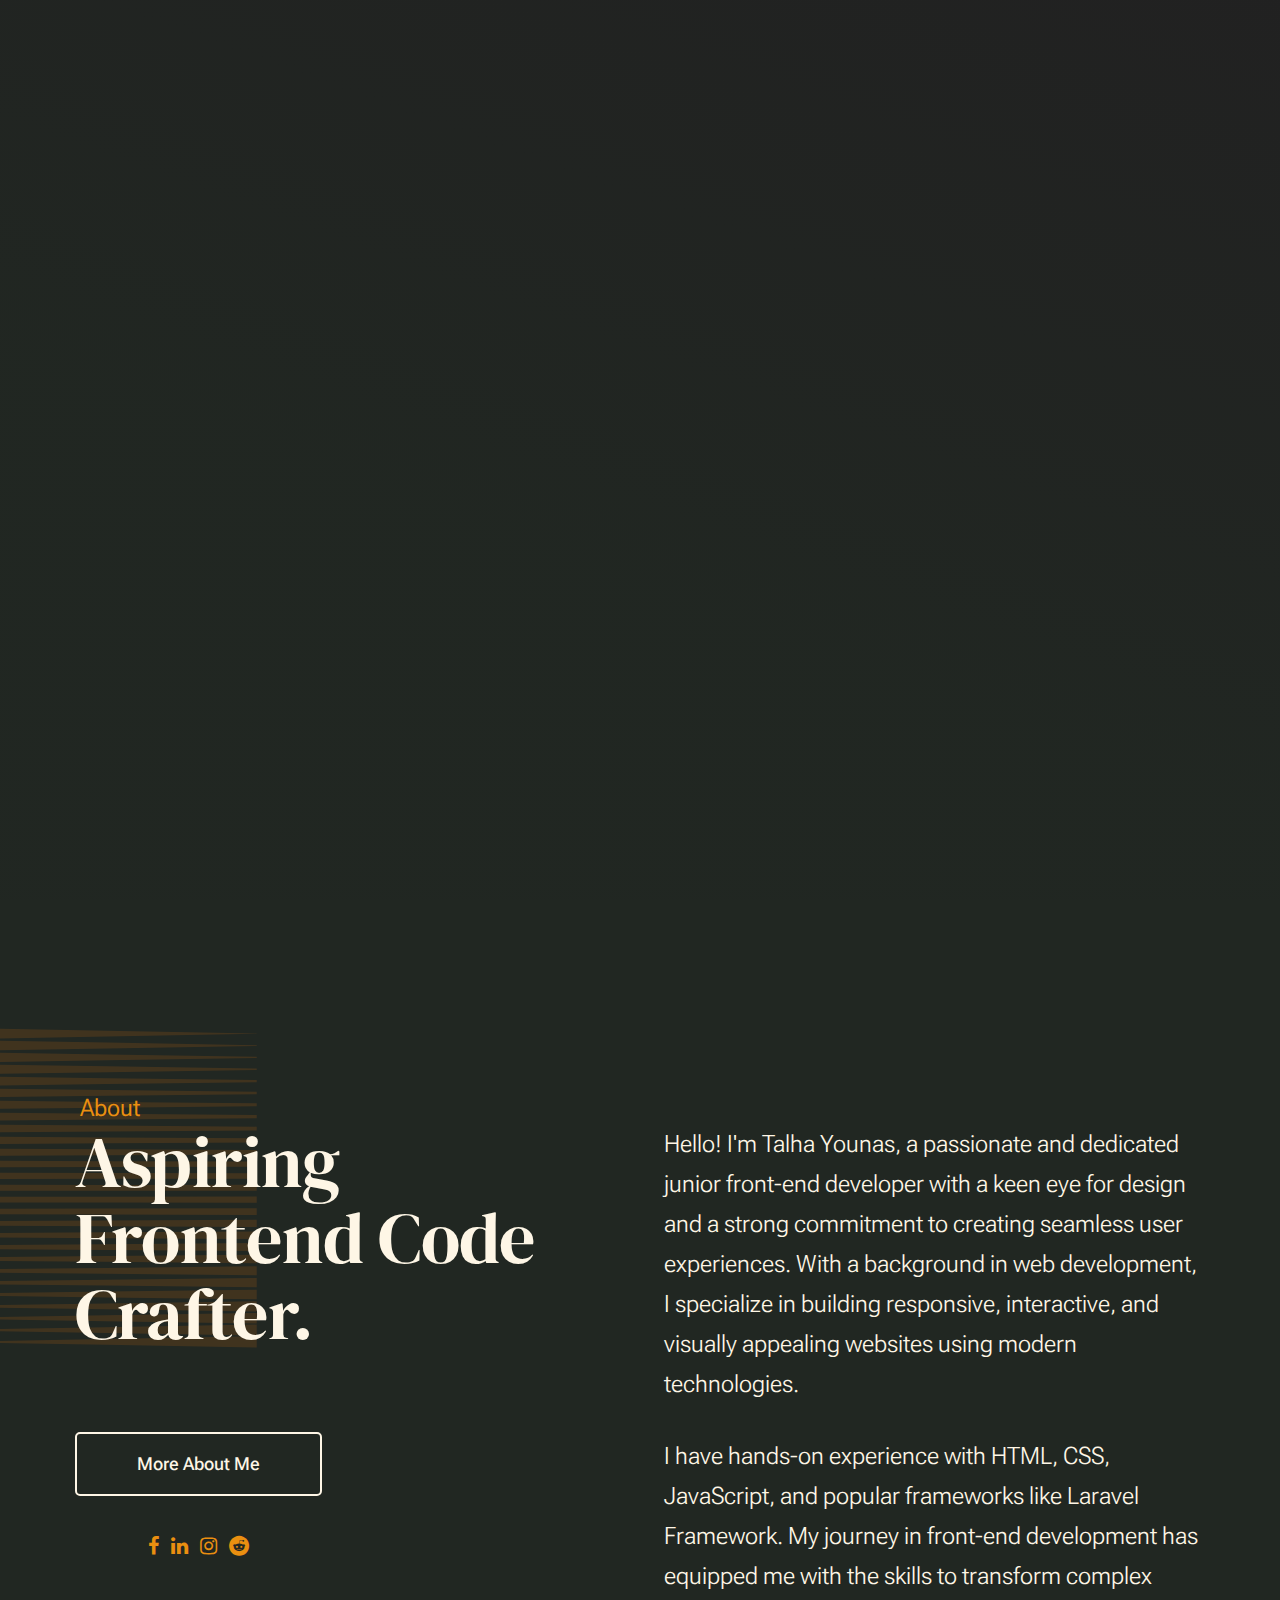
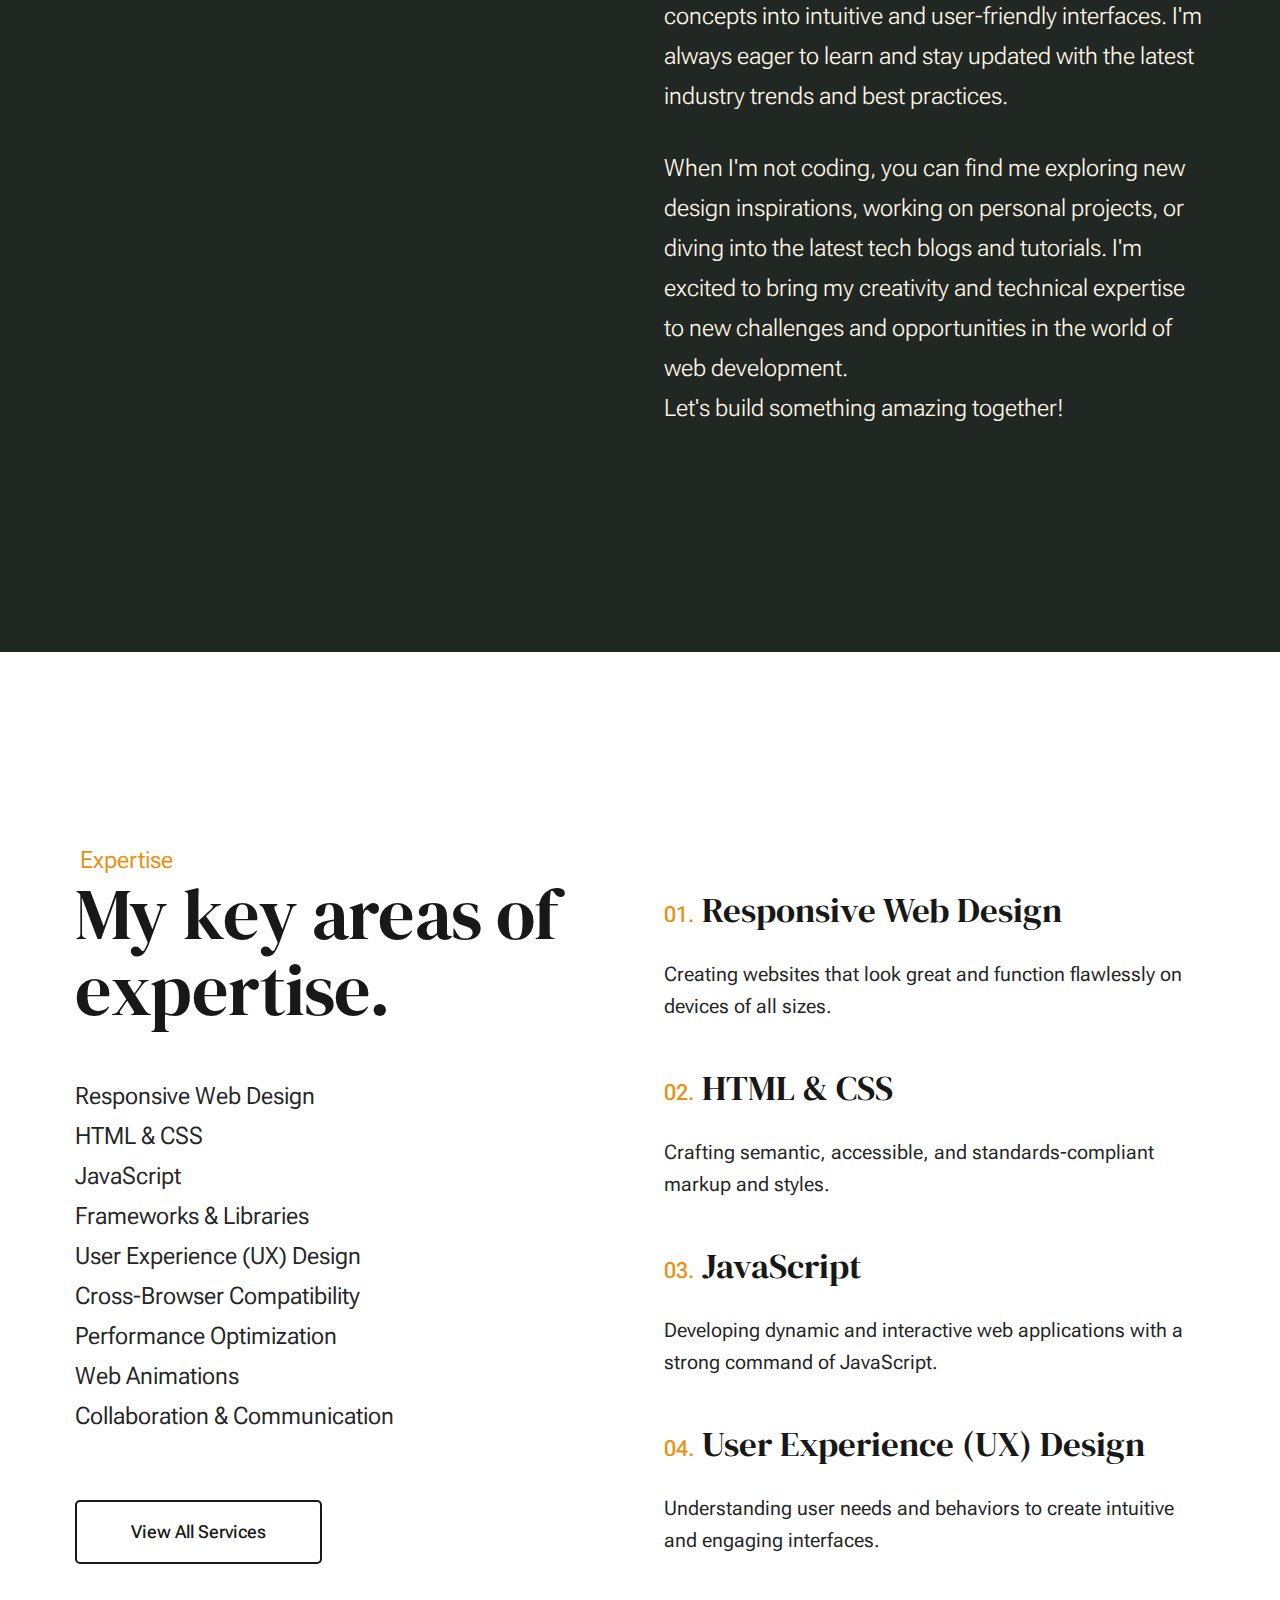
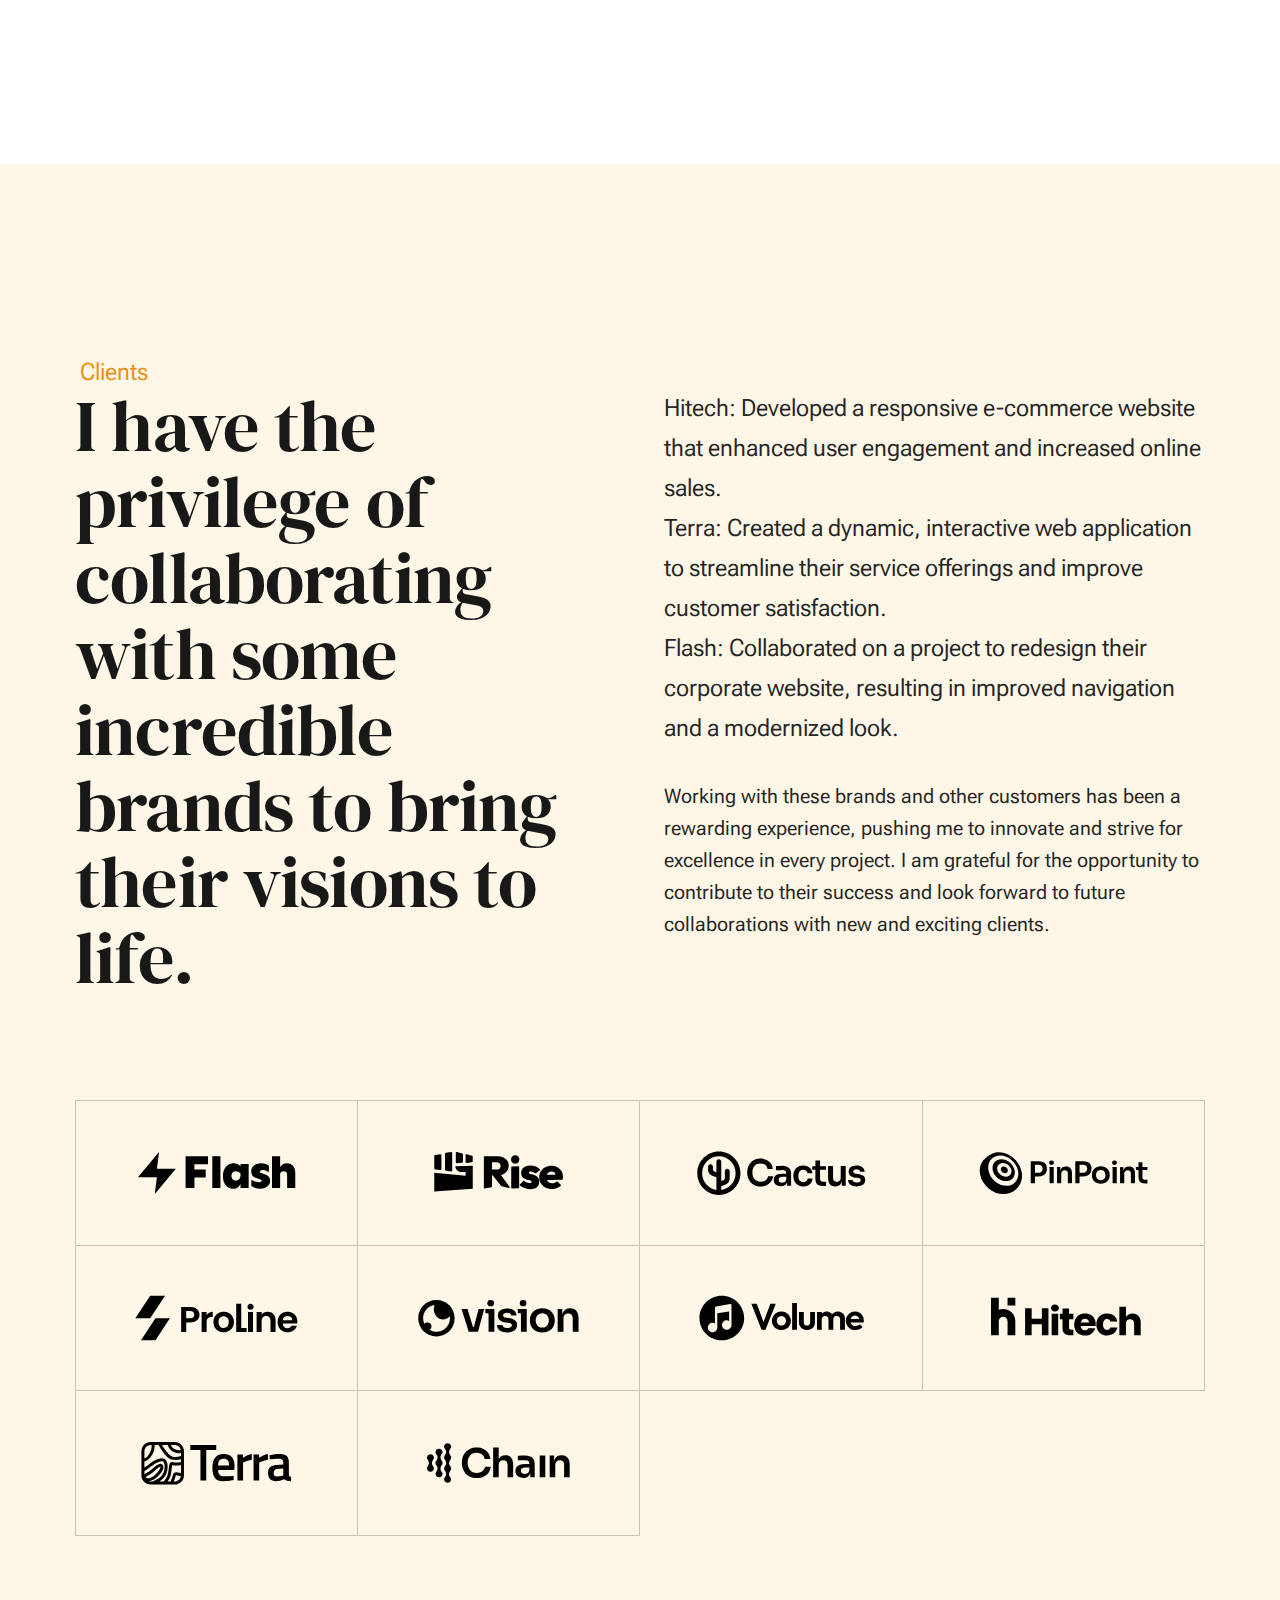
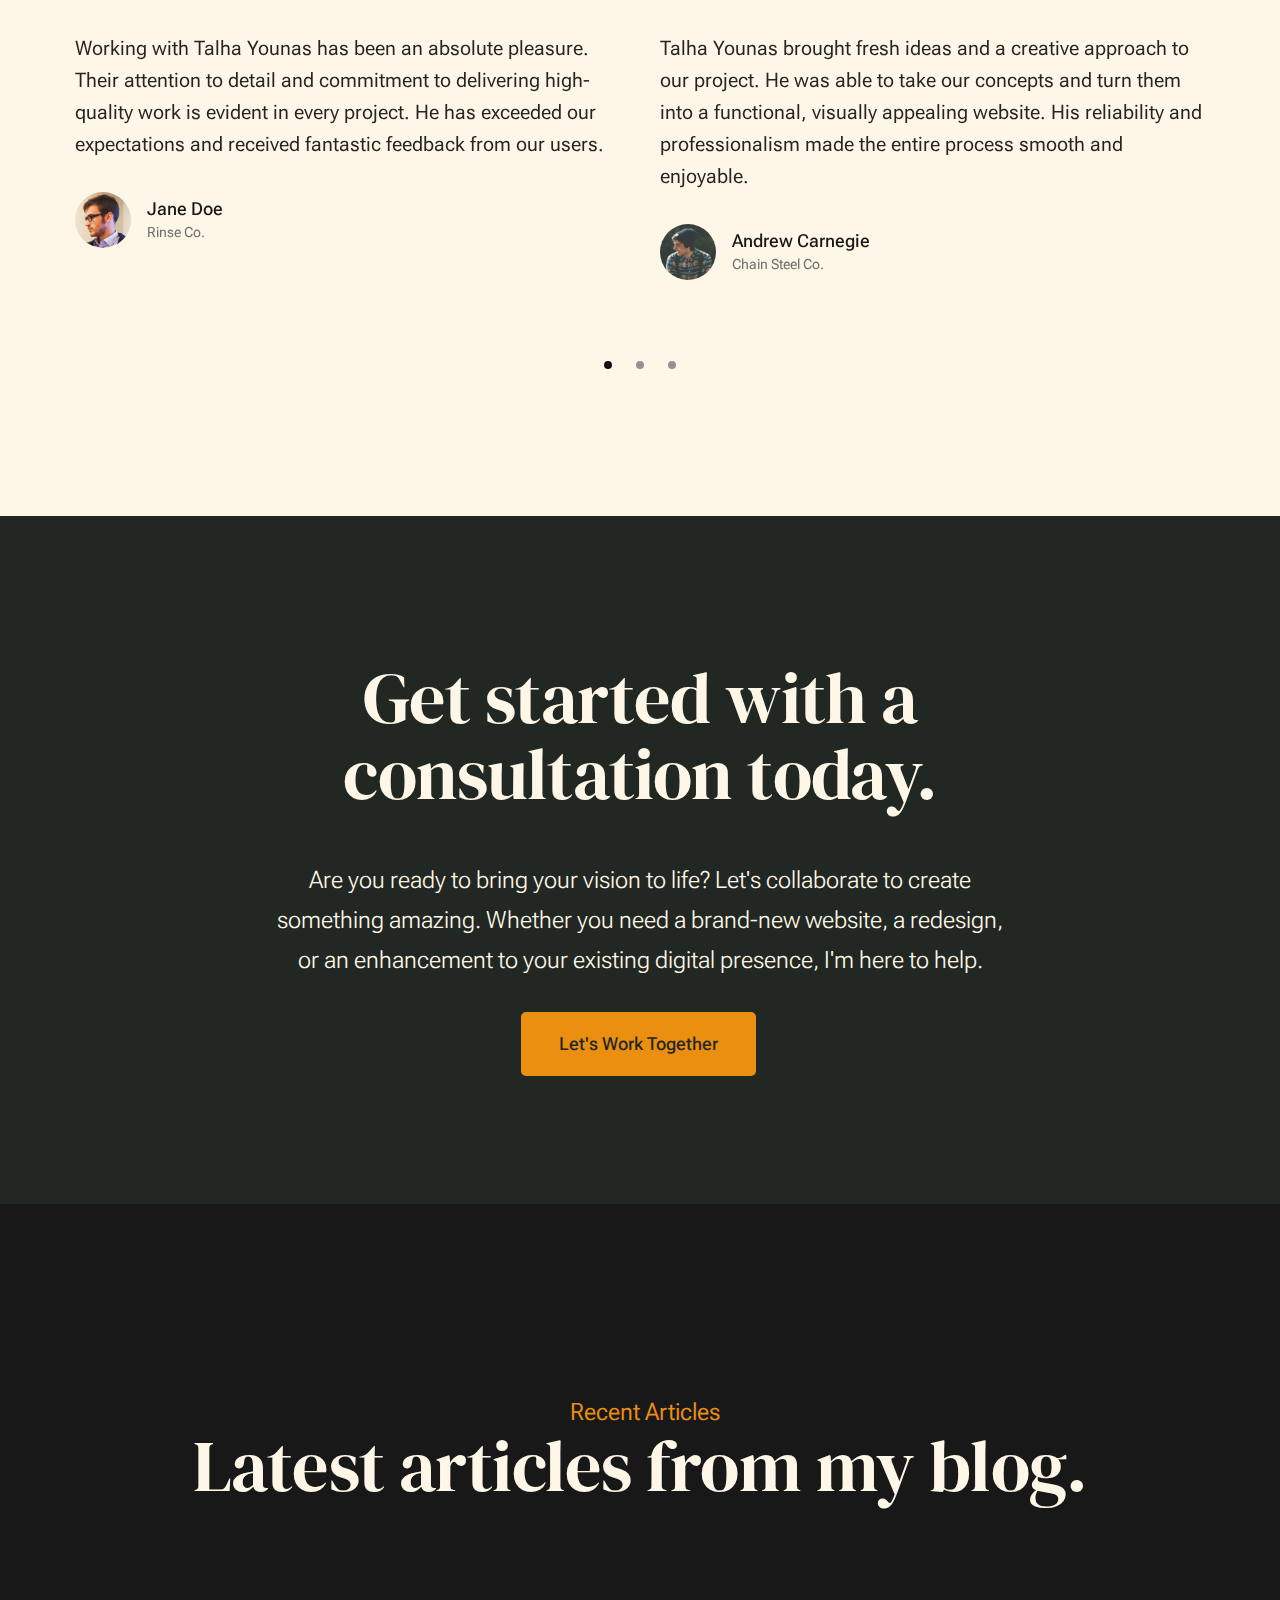
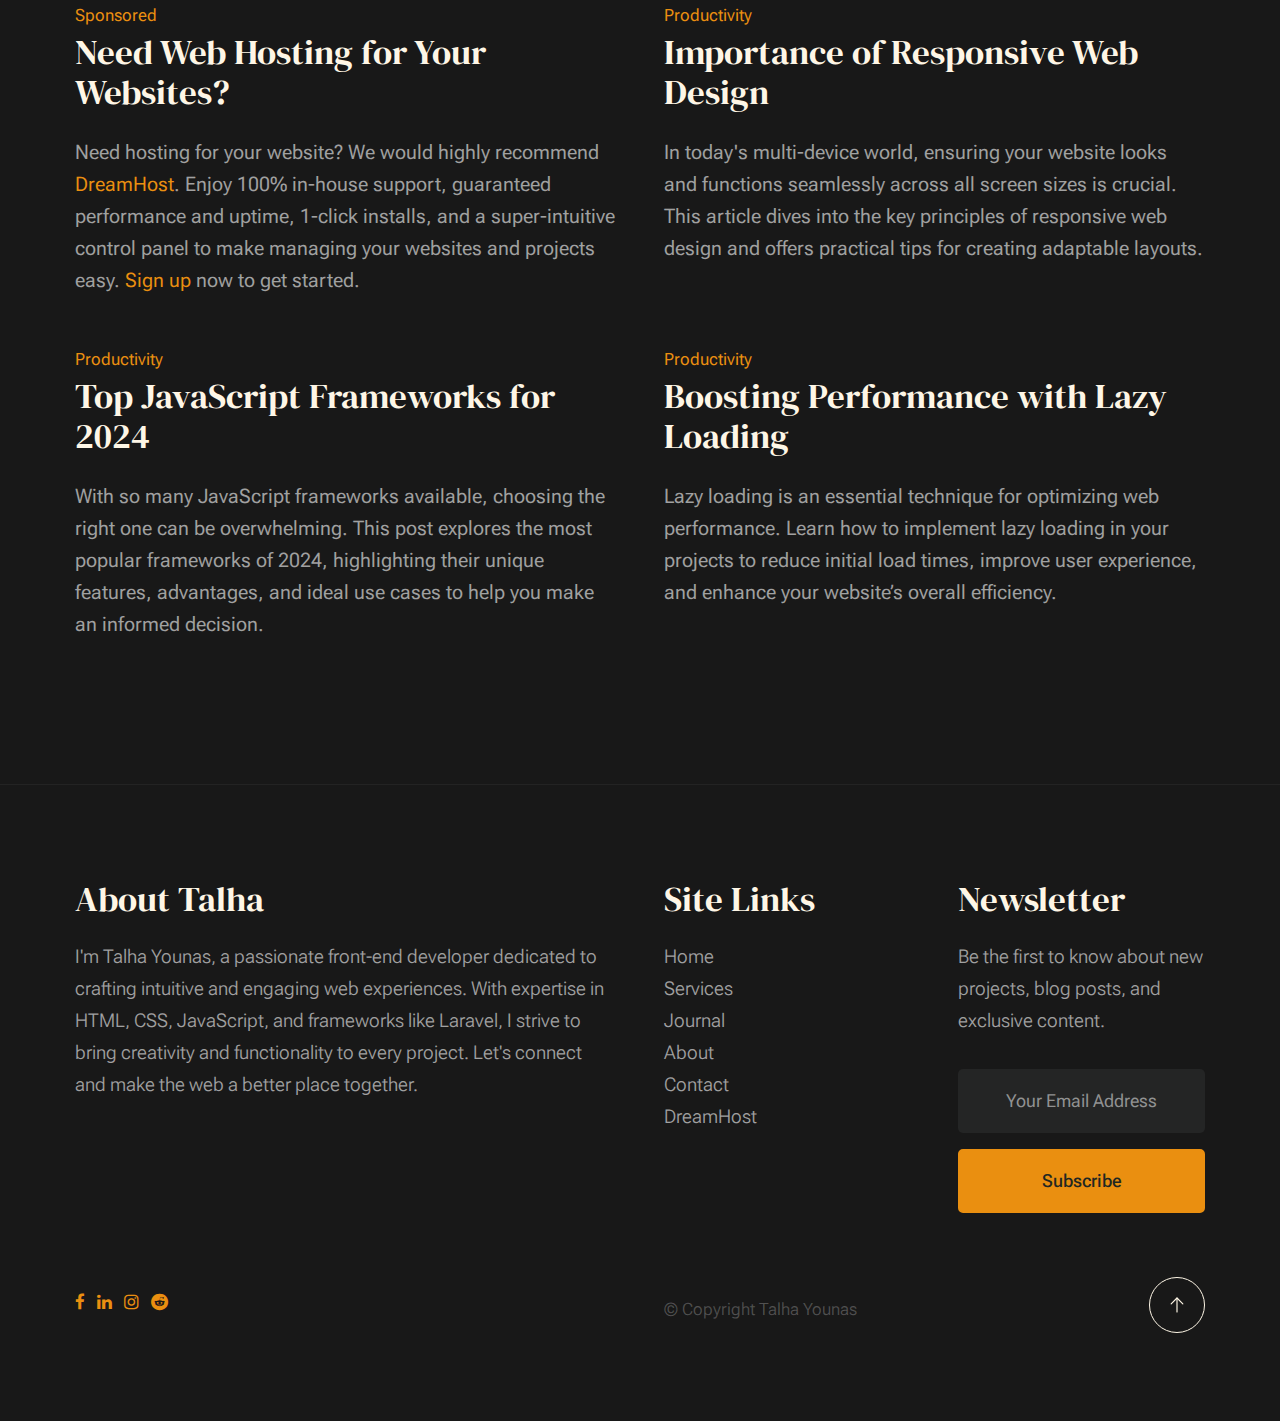
<file: index.html>
<!DOCTYPE html>
<html lang="en" class="no-js">

<head>

    <!--- basic page needs
    ================================================== -->
    <meta charset="utf-8">
    <meta name="viewport" content="width=device-width, initial-scale=1">
    <meta name="description" content="Talha Younas - Portfolio">
    <meta name="keywords" content="frontend developer, frontend, portfolio, web developer, projects">

    <title>Talha Chandar</title>

    <script>
        document.documentElement.classList.remove('no-js');
        document.documentElement.classList.add('js');
    </script>

    <!-- CSS
    ================================================== -->
    <link rel="stylesheet" href="css/vendor.css">
    <link rel="stylesheet" href="css/styles.css">
    <link rel="stylesheet" href="https://cdnjs.cloudflare.com/ajax/libs/font-awesome/4.7.0/css/font-awesome.min.css">

    <!-- favicons
    ================================================== -->
    <link rel="apple-touch-icon" sizes="180x180" href="apple-touch-icon.png">
    <link rel="icon" type="image/png" sizes="32x32" href="favicon-32x32.png">
    <link rel="icon" type="image/png" sizes="16x16" href="favicon-16x16.png">
    <link rel="manifest" href="site.webmanifest">

</head>


<body id="top">


    <!-- preloader
    ================================================== -->
    <div id="preloader">
        <div id="loader" class="dots-fade">
            <div></div>
            <div></div>
            <div></div>
        </div>
    </div>


    <!-- page wrap
    ================================================== -->
    <div id="page" class="s-pagewrap ss-home">


        <!-- # site header 
        ================================================== -->
        <header class="s-header">

            <div class="row s-header__inner width-sixteen-col">

                <div class="s-header__block">
                    <div class="s-header__logo">
                        <a class="logo" href="index.html">
                            <img src="images/logo.svg" alt="Homepage">
                        </a>
                    </div>

                    <a class="s-header__menu-toggle" href="#0"><span>Menu</span></a>
                </div>
                <!-- end s-header__block -->

                <nav class="s-header__nav">

                    <ul class="s-header__menu-links">
                        <li><a href="about.html">About</a></li>
                        <li><a href="services.html">Services</a></li>
                        <li><a href="blog.html">Journal</a></li>
                        <li><a href="contact.html">Contact</a></li>
                    </ul>
                    <!-- s-header__menu-links -->

                    <div class="s-header__contact">
                        <a href="contact.html" class="btn btn--primary s-header__contact-btn">Let's Work Together</a>
                    </div>
                    <!-- s-header__contact -->

                </nav>
                <!-- end s-header__nav -->

            </div>
            <!-- end s-header__inner -->

        </header>
        <!-- end s-header -->


        <!-- # site main content
        ================================================== -->
        <section id="content" class="s-content">

            <!-- intro
            ----------------------------------------------- -->
            <section id="intro" class="s-intro">

                <div class="row s-intro__content width-sixteen-col">

                    <div class="column lg-12 s-intro__content-inner grid-block">

                        <div class="s-intro__content-text">
                            <div class="s-intro__content-pretitle text-pretitle">Hello, I'm Talha Younas</div>
                            <h1 class="s-intro__content-title">
                                I'm eager to bring <br> my passion for creating user-friendly and <br> efficient web <br> interfaces.
                            </h1>
                        </div>
                        <!-- s-intro__content-text -->

                        <div class="s-intro__content-media">
                            <div class="s-intro__content-media-inner">
                                <img src="images/intro-bg.jpg" srcset="images/intro-bg.jpg 1x, images/intro-bg@2x.jpg 2x" alt="">
                                <div class="lines">
                                    <span></span>
                                </div>
                            </div>
                        </div>
                        <!-- s-intro__content-media -->

                        <div class="s-intro__scroll-down">
                            <a href="#about" class="smoothscroll">
                                <div class="scroll-icon">
                                    <svg xmlns="http://www.w3.org/2000/svg" viewBox="0 0 24 24" width="36" height="36" fill="none" stroke="#97b34a" stroke-width="1" stroke-linecap="round" stroke-linejoin="round">&lt;!--!  Atomicons Free 1.00 by @atisalab License - https://atomicons.com/license/ (Icons: CC BY 4.0) Copyright 2021 Atomicons --&gt;<polyline points="7 13 12 18 17 13"></polyline><line x1="12" y1="18" x2="12" y2="6"></line></svg>
                                </div>
                                <span>Scroll for more</span>
                            </a>
                        </div>
                        <!-- s-intro__scroll-down -->

                    </div>
                    <!-- s-intro__content-inner -->

                </div>
                <!-- s-intro__content -->

            </section>
            <!-- end s-intro -->

            <!-- about
            ----------------------------------------------- -->
            <section id="about" class="s-about target-section">

                <div class="row s-about__content width-sixteen-col">
                    <div class="column grid-block grid-section-split">

                        <img src="images/geometric_shape.svg" alt="" class="s-about__content-imgbg">

                        <div class="section-header grid-section-split__header">
                            <div class="text-pretitle">About</div>
                            <h2 class="text-display-title">
                                Aspiring Frontend Code Crafter.
                            </h2>
                        </div>
                        <!-- end section-header -->

                        <div class="s-about__content-main grid-section-split__primary">
                            <p class="attention-getter">
                                Hello! I'm Talha Younas, a passionate and dedicated junior front-end developer with a keen eye for design and a strong commitment to creating seamless user experiences. With a background in web development, I specialize in building responsive, interactive,
                                and visually appealing websites using modern technologies.
                            </p>

                            <p class="attention-getter">
                                I have hands-on experience with HTML, CSS, JavaScript, and popular frameworks like Laravel Framework. My journey in front-end development has equipped me with the skills to transform complex concepts into intuitive and user-friendly interfaces. I'm always
                                eager to learn and stay updated with the latest industry trends and best practices.
                            </p>

                            <p class="attention-getter">
                                When I'm not coding, you can find me exploring new design inspirations, working on personal projects, or diving into the latest tech blogs and tutorials. I'm excited to bring my creativity and technical expertise to new challenges and opportunities in
                                the world of web development. <br> Let's build something amazing together!
                            </p>
                        </div>
                        <!-- end s-about__content-main -->

                        <div class="s-about__content-btn grid-section-split__bottom">
                            <a href="about.html" class="btn btn--stroke u-fullwidth">More About Me</a>

                            <ul class="s-about__social social-list">
                                <li>
                                    <a href="https://www.facebook.com/talhachandar5" class="fa fa-facebook"></a>

                                </li>
                                <li>
                                    <a href="https://www.linkedin.com/in/talha-younas-9791ba318/" class="fa fa-linkedin"></a>
                                </li>
                                <li>
                                    <a href="https://www.instagram.com/talha_chandar/" class="fa fa-instagram"></a>
                                </li>
                                <li>
                                    <a href="https://www.reddit.com/user/AbjectAd1326/" class="fa fa-reddit"></a>
                                </li>
                            </ul>
                            <!-- end s-footer__social -->
                        </div>
                        <!-- end s-about__content-btn -->

                    </div>
                    <!-- content-inner -->
                </div>

            </section>
            <!-- end s-about -->

            <!-- expertise
            ----------------------------------------------- -->
            <section id="expertise" class="s-expertise">

                <div class="row s-expertise__content width-sixteen-col">
                    <div class="column xl-12 grid-block grid-section-split">

                        <div class="section-header grid-section-split__header">
                            <div class="text-pretitle">Expertise</div>
                            <h2 class="text-display-title">
                                My key areas of expertise.
                            </h2>

                            <p class="lead">
                                Responsive Web Design <br> HTML & CSS <br> JavaScript <br>Frameworks & Libraries <br>User Experience (UX) Design <br> Cross-Browser Compatibility <br> Performance Optimization <br> Web Animations <br>Collaboration & Communication
                            </p>
                        </div>
                        <!-- end section-header -->

                        <div class="s-expertise__content-main grid-section-split__primary">

                            <div class="grid-list-items list-items show-ctr">
                                <div class="grid-list-items__item list-items__item">
                                    <div class="grid-list-items__title list-items__item-header">
                                        <h3 class="list-items__item-title">Responsive Web Design</h3>
                                    </div>
                                    <div class="grid-list-items__text list-items__item-text">
                                        <p>
                                            Creating websites that look great and function flawlessly on devices of all sizes.
                                        </p>
                                    </div>
                                </div>
                                <!-- list-item -->
                                <div class="grid-list-items__item list-items__item">
                                    <div class="grid-list-items__title list-items__item-header">
                                        <h3 class="list-items__item-title">HTML & CSS</h3>
                                    </div>
                                    <div class="grid-list-items__text list-items__item-text">
                                        <p>
                                            Crafting semantic, accessible, and standards-compliant markup and styles.
                                        </p>
                                    </div>
                                </div>
                                <!-- list-expertise__item -->
                                <div class="grid-list-items__item list-items__item">
                                    <div class="grid-list-items__title list-items__item-header">
                                        <h3 class="list-items__item-title">JavaScript</h3>
                                    </div>
                                    <div class="grid-list-items__text list-items__item-text">
                                        <p>
                                            Developing dynamic and interactive web applications with a strong command of JavaScript.
                                        </p>
                                    </div>
                                </div>
                                <!-- list-expertise__item -->
                                <div class="grid-list-items__item list-items__item">
                                    <div class="grid-list-items__title list-items__item-header">
                                        <h3 class="list-items__item-title">User Experience (UX) Design</h3>
                                    </div>
                                    <div class="grid-list-items__text list-items__item-text">
                                        <p>
                                            Understanding user needs and behaviors to create intuitive and engaging interfaces.
                                        </p>
                                    </div>
                                </div>
                                <!-- list-expertise__item -->

                            </div>
                            <!-- grid-list-items -->
                        </div>
                        <!-- end s-expertise__content-main -->

                        <div class="s-expertise__content-btn grid-section-split__bottom">
                            <a href="services.html" class="btn btn--stroke u-fullwidth">View All Services</a>
                        </div>
                        <!-- end s-about__content-btn -->

                    </div>
                    <!-- end grid-block-->
                </div>
                <!-- end s-expertise__content -->

            </section>
            <!-- end s-expertise -->

            <!-- clients
            ----------------------------------------------- -->
            <section id="clients" class="s-clients">

                <div class="row s-clients__content-block width-sixteen-col">
                    <div class="column xl-12 grid-block grid-section-split">

                        <div class="section-header grid-section-split__header">
                            <div class="text-pretitle">Clients</div>
                            <h2 class="text-display-title">
                                I have the privilege of collaborating with some incredible brands to bring their visions to life.
                            </h2>
                        </div>
                        <!-- end section-header -->

                        <div class="grid-section-split__primary">
                            <p class="lead">
                                Hitech: Developed a responsive e-commerce website that enhanced user engagement and increased online sales. <br> Terra: Created a dynamic, interactive web application to streamline their service offerings and improve customer
                                satisfaction. <br> Flash: Collaborated on a project to redesign their corporate website, resulting in improved navigation and a modernized look.
                            </p>

                            <p>
                                Working with these brands and other customers has been a rewarding experience, pushing me to innovate and strive for excellence in every project. I am grateful for the opportunity to contribute to their success and look forward to future collaborations
                                with new and exciting clients.
                            </p>
                        </div>
                        <!-- end grid-section-split__primary -->

                    </div>
                    <!-- end column -->
                </div>
                <!-- end row -->

                <div class="row s-clients__content-block width-sixteen-col">
                    <div class="column xl-12">

                        <div class="clients-list">
                            <div class="clients-list__item">
                                <a href="#0">
                                    <img src="images/clients/flash.svg" alt="">
                                </a>
                            </div>
                            <div class="clients-list__item">
                                <a href="#0">
                                    <img src="images/clients/rise.svg" alt="">
                                </a>
                            </div>
                            <div class="clients-list__item">
                                <a href="#0">
                                    <img src="images/clients/cactus.svg" alt="">
                                </a>
                            </div>
                            <div class="clients-list__item">
                                <a href="#0">
                                    <img src="images/clients/pinpoint.svg" alt="">
                                </a>
                            </div>
                            <div class="clients-list__item">
                                <a href="#0">
                                    <img src="images/clients/proline.svg" alt="">
                                </a>
                            </div>
                            <div class="clients-list__item">
                                <a href="#0">
                                    <img src="images/clients/vision.svg" alt="">
                                </a>
                            </div>
                            <div class="column clients-list__item">
                                <a href="#0">
                                    <img src="images/clients/volume.svg" alt="">
                                </a>
                            </div>
                            <div class="column clients-list__item">
                                <a href="#0">
                                    <img src="images/clients/hitech.svg" alt="">
                                </a>
                            </div>
                            <div class="clients-list__item">
                                <a href="#0">
                                    <img src="images/clients/terra.svg" alt="">
                                </a>
                            </div>
                            <div class="clients-list__item">
                                <a href="#0">
                                    <img src="images/clients/chain.svg" alt="">
                                </a>
                            </div>
                        </div>
                        <!-- end clients-list -->

                    </div>
                    <!-- end column -->
                </div>
                <!-- end row -->

                <div class="row s-clients__content-block width-sixteen-col">
                    <div class="column xl-12 testimonials">

                        <div class="swiper-container testimonials__slider home-slider">

                            <div class="swiper-wrapper">
                                <div class="testimonials__slide swiper-slide">
                                    <p>
                                        Working with Talha Younas has been an absolute pleasure. Their attention to detail and commitment to delivering high-quality work is evident in every project. He has exceeded our expectations and received fantastic feedback from our users.
                                    </p>
                                    <div class="testimonials__author">
                                        <img src="images/avatars/user-01.jpg" alt="Author image" class="testimonials__avatar">
                                        <cite class="testimonials__cite">
                                            <strong>Jane Doe</strong>
                                            <span>Rinse Co.</span>
                                        </cite>
                                    </div>
                                </div>
                                <div class="testimonials__slide swiper-slide">
                                    <p>
                                        Talha Younas brought fresh ideas and a creative approach to our project. He was able to take our concepts and turn them into a functional, visually appealing website. His reliability and professionalism made the entire process smooth and enjoyable.
                                    </p>
                                    <div class="testimonials__author">
                                        <img src="images/avatars/user-04.jpg" alt="Author image" class="testimonials__avatar">
                                        <cite class="testimonials__cite">
                                            <strong>Andrew Carnegie</strong>
                                            <span>Chain Steel Co.</span>
                                        </cite>
                                    </div>
                                </div>
                                <div class="testimonials__slide swiper-slide">
                                    <p>
                                        We were impressed with Talha's expertise and dedication from the start. He took the time to understand our needs and delivered a website that not only looks great but also performs flawlessly. His ongoing support has been invaluable.
                                    </p>
                                    <div class="testimonials__author">
                                        <img src="images/avatars/user-06.jpg" alt="Author image" class="testimonials__avatar">
                                        <cite class="testimonials__cite">
                                            <strong>Henry Ford</strong>
                                            <span>Volume Co.</span>
                                        </cite>
                                    </div>
                                </div>
                                <div class="testimonials__slide swiper-slide">
                                    <p>
                                        He has a remarkable ability to blend functionality with aesthetics. The website he developed for us is not only user-friendly but also visually stunning. His professionalism and willingness to go the extra mile made him a joy to work with.
                                    </p>
                                    <div class="testimonials__author">
                                        <img src="images/avatars/user-02.jpg" alt="Author image" class="testimonials__avatar">
                                        <cite class="testimonials__cite">
                                            <strong>John Morgan</strong>
                                            <span>Cactus Co.</span>
                                        </cite>
                                    </div>
                                </div>
                            </div>
                            <!-- end swiper-wrapper -->

                            <div class="swiper-pagination"></div>

                        </div>
                        <!--end testimonials__slider -->

                    </div>
                    <!-- end column -->
                </div>
                <!-- end row -->


            </section>
            <!-- end s-clients -->

        </section>
        <!-- s-content-->

        <!-- # cta
        ================================================== -->
        <section id="cta" class="s-cta">

            <div class="row row-x-center text-center">
                <div class="column xl-8 lg-12">

                    <div class="s-cta__content">
                        <h2 class="text-display-title">
                            Get started with a consultation today.
                        </h2>
                        <p class="lead">
                            Are you ready to bring your vision to life? Let's collaborate to create something amazing. Whether you need a brand-new website, a redesign, or an enhancement to your existing digital presence, I'm here to help.
                        </p>
                        <a href="contact.html" class="btn btn--primary">Let's Work Together</a>
                    </div>

                </div>
            </div>

        </section>
        <!-- end s-cta -->

        <!-- # journal
        ================================================== -->
        <section id="journal" class="s-journal">

            <div class="row s-journal__content width-sixteen-col">
                <div class="column xl-12 grid-block">

                    <div class="grid-full section-header text-center">
                        <div class="text-pretitle">Recent Articles</div>
                        <h2 class="text-display-title">
                            Latest articles from my blog.
                        </h2>
                    </div>
                    <!-- end section-header -->

                    <div class="grid-full s-journal__content-main grid-list-items">

                        <div class="grid-list-items__item blog-card">
                            <div class="blog-card__header">
                                <div class="blog-card__cat-links">
                                    <a href="https://www.dreamhost.com/r.cgi?287326">Sponsored</a>
                                </div>
                                <h3 class="blog-card__title"><a href="https://www.dreamhost.com/r.cgi?287326">Need Web Hosting for Your Websites?</a></h3>
                            </div>
                            <div class="blog-card__text">
                                <p>
                                    Need hosting for your website? We would highly recommend <a href="https://www.dreamhost.com/r.cgi?287326">DreamHost</a>. Enjoy 100% in-house support, guaranteed performance and uptime, 1-click installs, and a super-intuitive
                                    control panel to make managing your websites and projects easy. <a href="https://www.dreamhost.com/r.cgi?287326">Sign up</a> now to get started.
                                </p>
                            </div>
                        </div>
                        <!-- end blog-card -->
                        <div class="grid-list-items__item blog-card">
                            <div class="blog-card__header">
                                <div class="blog-card__cat-links">
                                    <a href="blog.html">Productivity</a>
                                </div>
                                <h3 class="blog-card__title"><a href="single.html">Importance of Responsive Web Design
                                </a></h3>
                            </div>
                            <div class="blog-card__text">
                                <p>
                                    In today's multi-device world, ensuring your website looks and functions seamlessly across all screen sizes is crucial. This article dives into the key principles of responsive web design and offers practical tips for creating adaptable layouts.
                            </div>
                        </div>
                        <!-- end blog-card -->
                        <div class="grid-list-items__item blog-card">
                            <div class="blog-card__header">
                                <div class="blog-card__cat-links">
                                    <a href="blog.html">Productivity</a>
                                </div>
                                <h3 class="blog-card__title"><a href="single.html">Top JavaScript Frameworks for 2024</a></h3>
                            </div>
                            <div class="blog-card__text">
                                <p>
                                    With so many JavaScript frameworks available, choosing the right one can be overwhelming. This post explores the most popular frameworks of 2024, highlighting their unique features, advantages, and ideal use cases to help you make an informed decision.
                                </p>
                            </div>
                        </div>
                        <!-- end blog card -->
                        <div class="grid-list-items__item blog-card">
                            <div class="blog-card__header">
                                <div class="blog-card__cat-links">
                                    <a href="blog.html">Productivity</a>
                                </div>
                                <h3 class="blog-card__title"><a href="single.html">Boosting Performance with Lazy Loading</a></h3>
                            </div>
                            <div class="blog-card__text">
                                <p>
                                    Lazy loading is an essential technique for optimizing web performance. Learn how to implement lazy loading in your projects to reduce initial load times, improve user experience, and enhance your website’s overall efficiency.
                                </p>
                            </div>
                        </div>
                        <!-- end blog-card -->

                    </div>
                    <!-- end grid-list-items -->

                </div>
                <!-- end grid-block-->
            </div>
            <!-- end s-journal__content -->

        </section>
        <!-- end s-journal -->


        <!-- # footer 
        ================================================== -->
        <footer class="s-footer">
            <div class="row s-footer__content">
                <div class="column xl-6 lg-6 md-12 s-footer__block s-footer__about">
                    <h3>About Talha</h3>
                    <p>
                        I'm Talha Younas, a passionate front-end developer dedicated to crafting intuitive and engaging web experiences. With expertise in HTML, CSS, JavaScript, and frameworks like Laravel, I strive to bring creativity and functionality to every project. Let's
                        connect and make the web a better place together.
                    </p>
                </div>
                <div class="column xl-3 lg-6 md-12 s-footer__block s-footer__site-links">
                    <h3>Site Links</h3>
                    <ul class="link-list">
                        <li><a href="index.html">Home</a></li>
                        <li><a href="services.html">Services</a></li>
                        <li><a href="blog.html">Journal</a></li>
                        <li><a href="about.html">About</a></li>
                        <li><a href="contact.html">Contact</a></li>
                        <li><a href="https://www.dreamhost.com/r.cgi?287326">DreamHost</a></li>
                    </ul>
                </div>
                <div class="column xl-3 lg-6 md-12 tab-12 s-footer__block s-footer__newsletter">
                    <h3>Newsletter</h3>

                    <p>
                        Be the first to know about new projects, blog posts, and exclusive content.
                    </p>

                    <div class="subscribe-form">
                        <form id="mc-form" class="mc-form">
                            <input type="email" name="EMAIL" id="mce-EMAIL" class="u-fullwidth text-center" placeholder="Your Email Address" title="The domain portion of the email address is invalid (the portion after the @)." pattern="^([^\x00-\x20\x22\x28\x29\x2c\x2e\x3a-\x3c\x3e\x40\x5b-\x5d\x7f-\xff]+|\x22([^\x0d\x22\x5c\x80-\xff]|\x5c[\x00-\x7f])*\x22)(\x2e([^\x00-\x20\x22\x28\x29\x2c\x2e\x3a-\x3c\x3e\x40\x5b-\x5d\x7f-\xff]+|\x22([^\x0d\x22\x5c\x80-\xff]|\x5c[\x00-\x7f])*\x22))*\x40([^\x00-\x20\x22\x28\x29\x2c\x2e\x3a-\x3c\x3e\x40\x5b-\x5d\x7f-\xff]+|\x5b([^\x0d\x5b-\x5d\x80-\xff]|\x5c[\x00-\x7f])*\x5d)(\x2e([^\x00-\x20\x22\x28\x29\x2c\x2e\x3a-\x3c\x3e\x40\x5b-\x5d\x7f-\xff]+|\x5b([^\x0d\x5b-\x5d\x80-\xff]|\x5c[\x00-\x7f])*\x5d))*(\.\w{2,})+$"
                                required>
                            <input type="submit" name="subscribe" value="Subscribe" class="btn btn--primary btn--small u-fullwidth">
                            <!-- <div style="position: absolute; left: -5000px;" aria-hidden="true"><input type="text" name="b_cdb7b577e41181934ed6a6a44_9a91cfe7b3" tabindex="-1" value=""></div> -->
                            <div class="mc-status"></div>
                        </form>
                    </div>
                </div>
            </div>

            <div class="row s-footer__bottom">
                <div class="column xl-6 lg-12">
                    <ul class="s-footer__social social-list">
                        <li>
                            <a href="https://www.facebook.com/talhachandar5" class="fa fa-facebook"></a>

                        </li>
                        <li>
                            <a href="https://www.linkedin.com/in/talha-younas-9791ba318/" class="fa fa-linkedin"></a>
                        </li>
                        <li>
                            <a href="https://www.instagram.com/talha_chandar/" class="fa fa-instagram"></a>
                        </li>
                        <li>
                            <a href="https://www.reddit.com/user/AbjectAd1326/" class="fa fa-reddit"></a>
                        </li>
                    </ul>
                    <!-- end s-footer__social -->
                </div>
                <div class="column xl-6 lg-12">
                    <p class="ss-copyright">
                        <span>© Copyright Talha Younas</span>

                    </p>
                </div>

                <div class="ss-go-top">
                    <a class="smoothscroll" title="Back to Top" href="#top">
                        <svg xmlns="http://www.w3.org/2000/svg" viewBox="0 0 24 24" width="36" height="36" fill="none" stroke="#ffffff" stroke-width="1" stroke-linecap="round" stroke-linejoin="round">&lt;!--!  Atomicons Free 1.00 by @atisalab License - https://atomicons.com/license/ (Icons: CC BY 4.0) Copyright 2021 Atomicons --&gt;<polyline points="17 11 12 6 7 11"></polyline><line x1="12" y1="18" x2="12" y2="6"></line></svg>
                    </a>
                </div>
                <!-- end ss-go-top -->
            </div>

        </footer>
        <!-- end s-footer -->

    </div>
    <!-- end page-wrap -->

    <!-- Java Script
    ================================================== -->
    <script src="js/plugins.js"></script>
    <script src="js/main.js"></script>

</body>

</html>
</file>
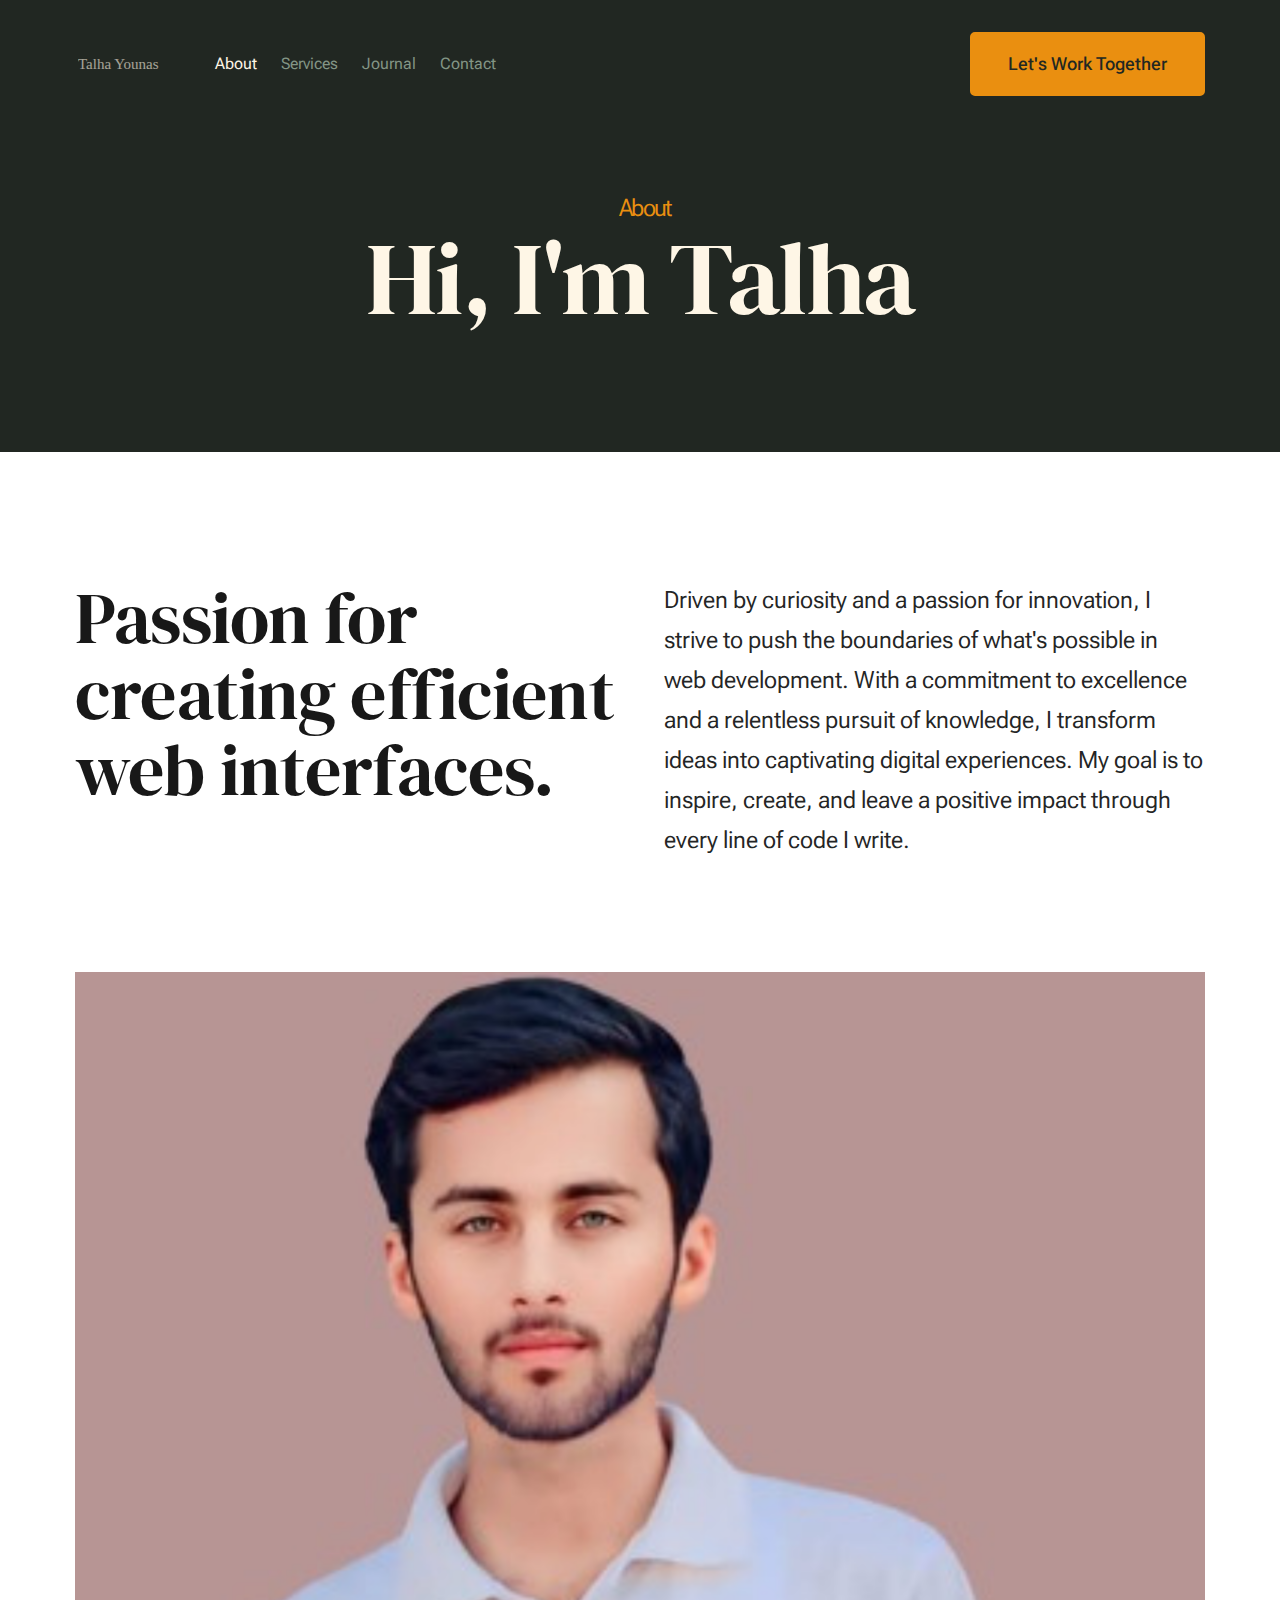
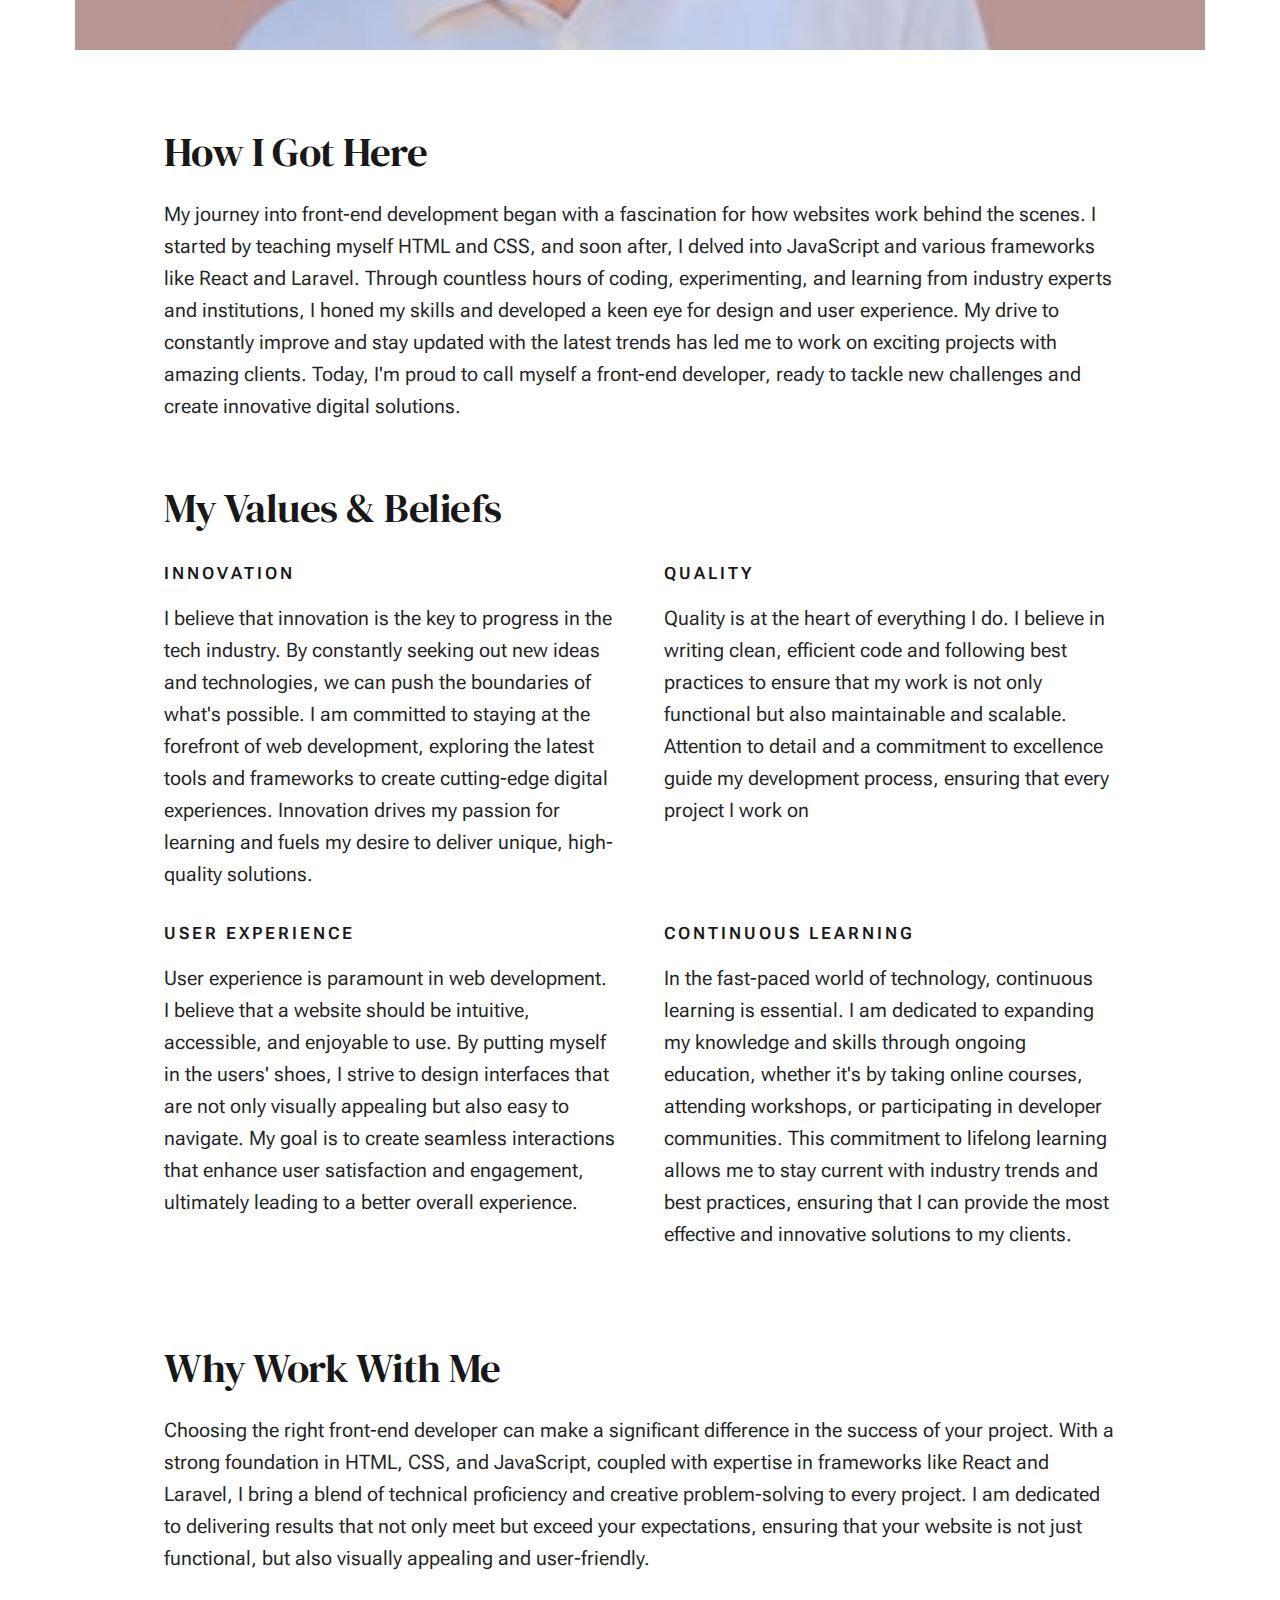
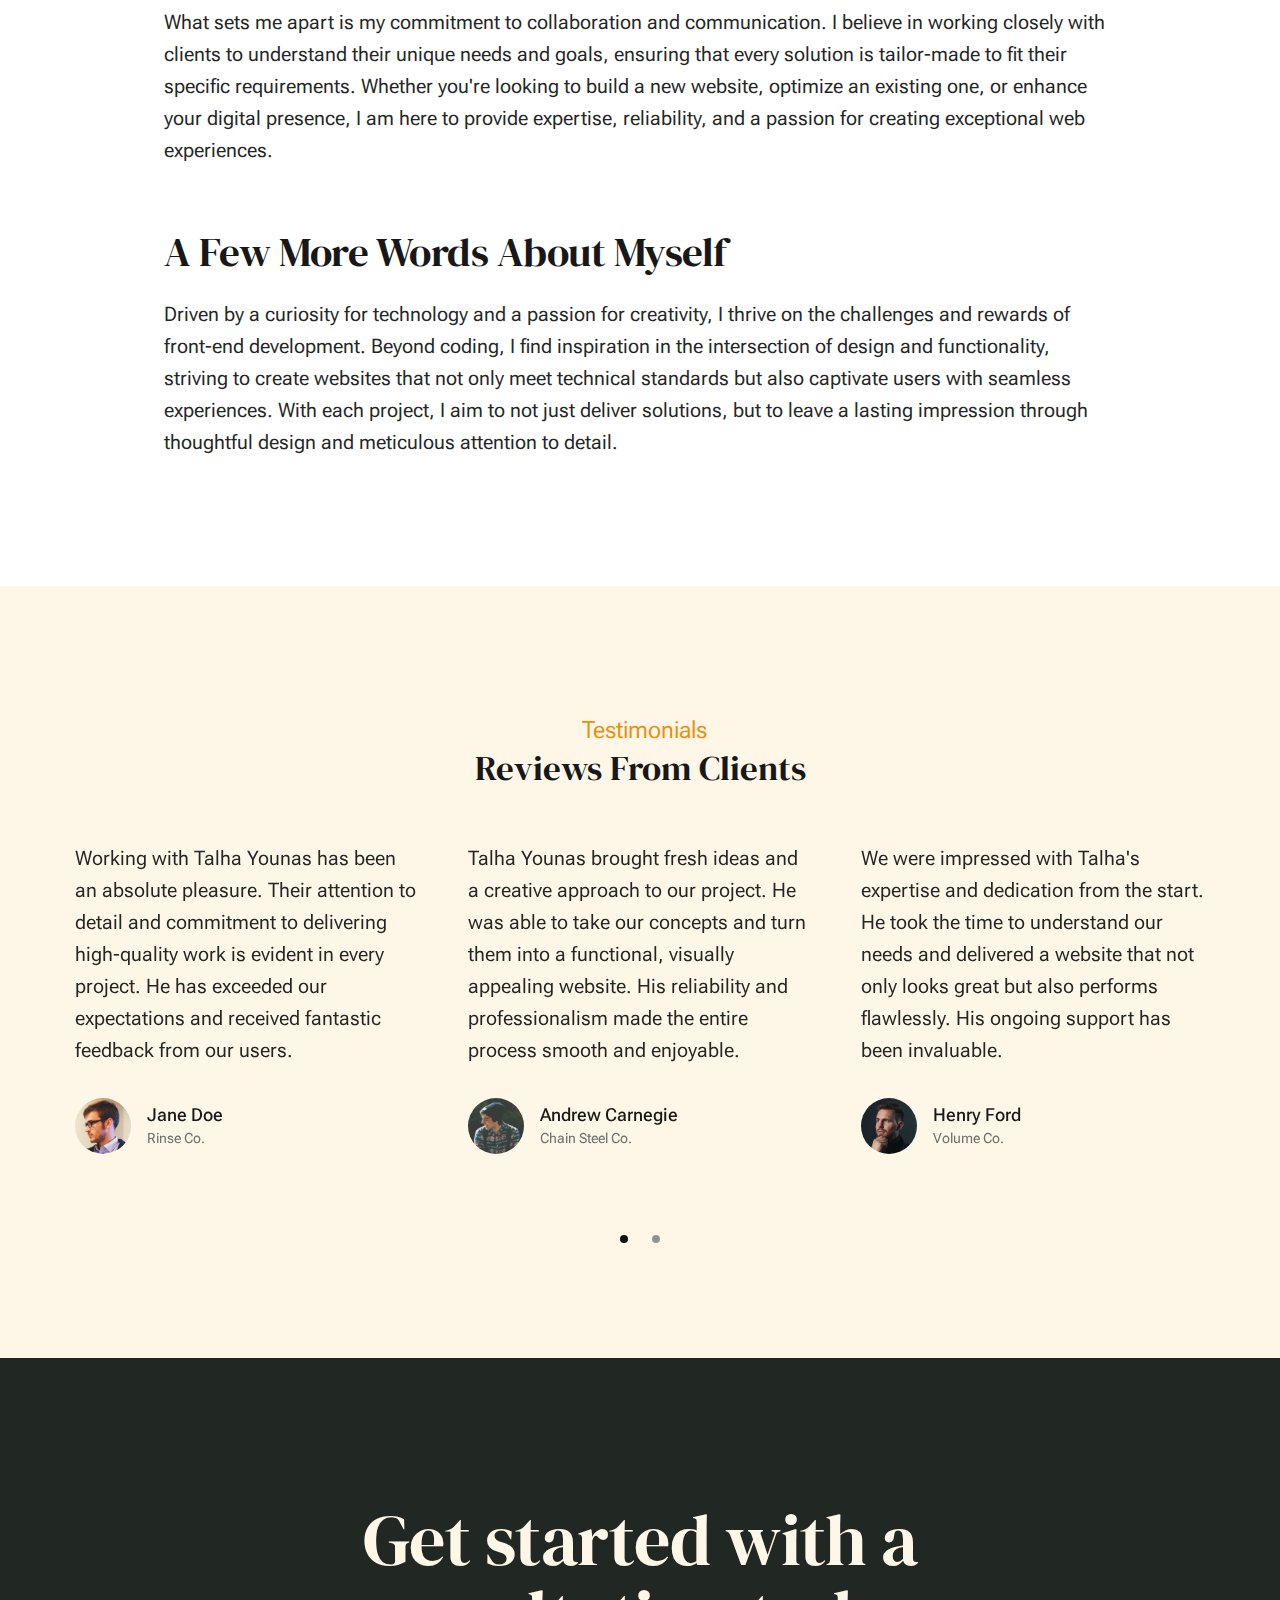
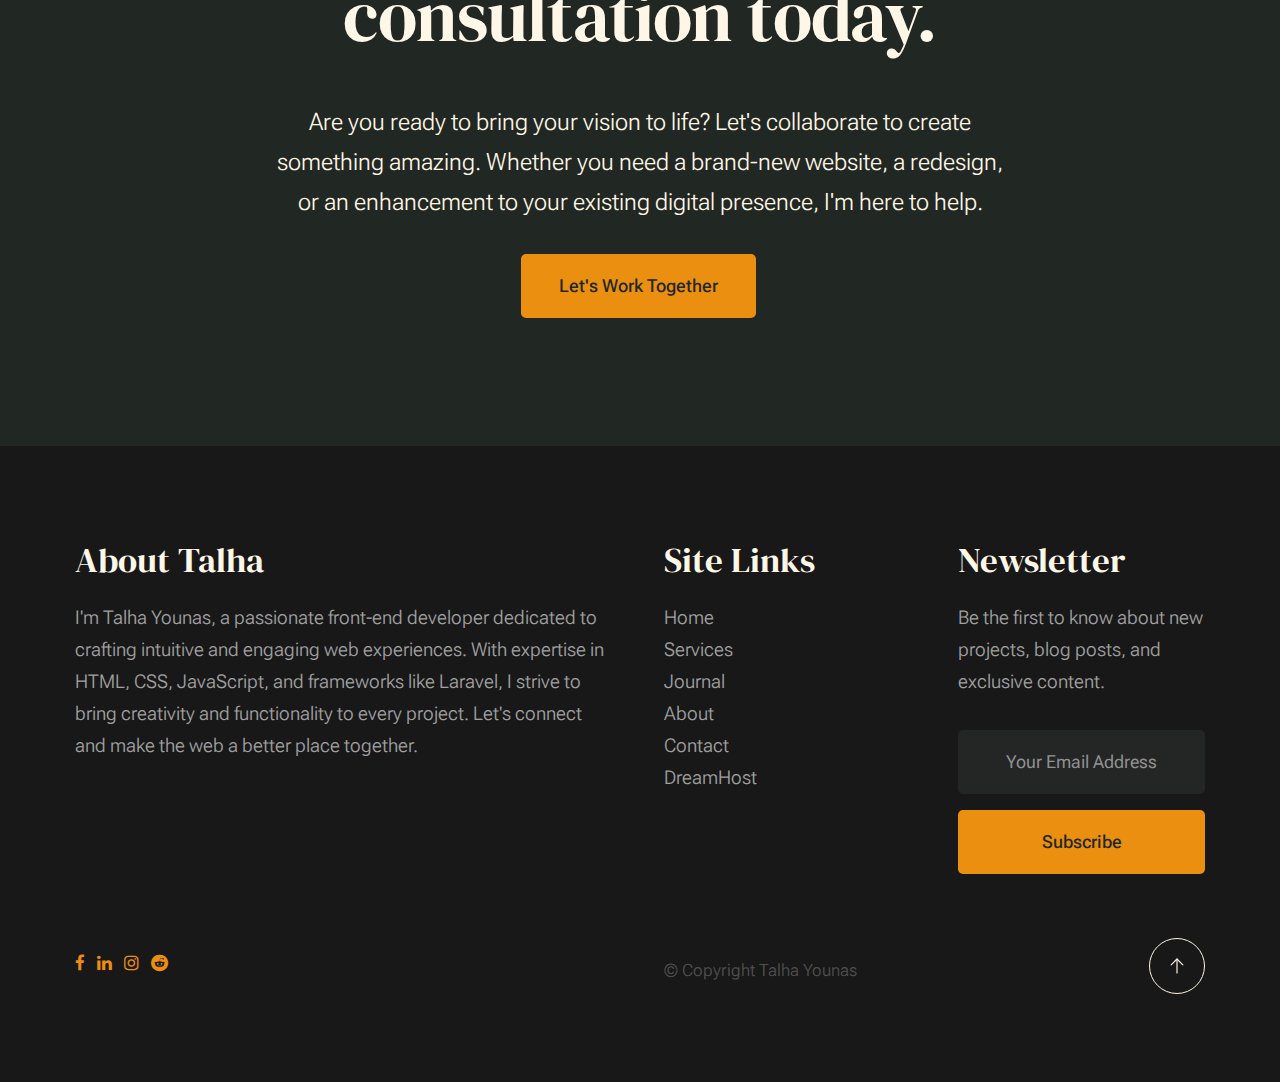
<file: about.html>
<!DOCTYPE html>
<html lang="en" class="no-js">

<head>

    <!--- basic page needs
    ================================================== -->
    <meta charset="utf-8">
    <meta name="viewport" content="width=device-width, initial-scale=1">
    <title>About - Monica</title>

    <script>
        document.documentElement.classList.remove('no-js');
        document.documentElement.classList.add('js');
    </script>

    <!-- CSS
    ================================================== -->
    <link rel="stylesheet" href="css/vendor.css">
    <link rel="stylesheet" href="css/styles.css">
    <link rel="stylesheet" href="https://cdnjs.cloudflare.com/ajax/libs/font-awesome/4.7.0/css/font-awesome.min.css">

    <!-- favicons
    ================================================== -->
    <link rel="apple-touch-icon" sizes="180x180" href="apple-touch-icon.png">
    <link rel="icon" type="image/png" sizes="32x32" href="favicon-32x32.png">
    <link rel="icon" type="image/png" sizes="16x16" href="favicon-16x16.png">
    <link rel="manifest" href="site.webmanifest">

</head>


<body id="top">


    <!-- preloader
    ================================================== -->
    <div id="preloader">
        <div id="loader" class="dots-fade">
            <div></div>
            <div></div>
            <div></div>
        </div>
    </div>


    <!-- page wrap
    ================================================== -->
    <div id="page" class="s-pagewrap">


        <!-- # site header 
        ================================================== -->
        <header class="s-header">

            <div class="row s-header__inner width-sixteen-col">

                <div class="s-header__block">
                    <div class="s-header__logo">
                        <a class="logo" href="index.html">
                            <img src="images/logo.svg" alt="Homepage">
                        </a>
                    </div>

                    <a class="s-header__menu-toggle" href="#0"><span>Menu</span></a>
                </div>
                <!-- end s-header__block -->

                <nav class="s-header__nav">

                    <ul class="s-header__menu-links">
                        <li class="current"><a href="about.html">About</a></li>
                        <li><a href="services.html">Services</a></li>
                        <li><a href="blog.html">Journal</a></li>
                        <li><a href="contact.html">Contact</a></li>
                    </ul>
                    <!-- s-header__menu-links -->

                    <div class="s-header__contact">
                        <a href="contact.html" class="btn btn--primary s-header__contact-btn">Let's Work Together</a>
                    </div>
                    <!-- s-header__contact -->

                </nav>
                <!-- end s-header__nav -->

            </div>
            <!-- end s-header__inner -->

        </header>
        <!-- end s-header -->


        <!-- # site main content
        ================================================== -->
        <section id="content" class="s-content">

            <section class="s-pageheader pageheader">
                <div class="row">
                    <div class="column xl-12">
                        <h1 class="page-title">
                            <span class="page-title__small-type text-pretitle">About</span> Hi, I'm Talha
                        </h1>

                    </div>
                </div>
            </section>
            <!-- end pageheader -->

            <section class="s-pagecontent pagecontent">

                <div class="row pageintro">
                    <div class="column xl-6 lg-12">
                        <h2 class="text-display-title">Passion for creating efficient web interfaces.
                        </h2>
                    </div>
                    <div class="column xl-6 lg-12 u-flexitem-x-right">
                        <p class="lead">
                            Driven by curiosity and a passion for innovation, I strive to push the boundaries of what's possible in web development. With a commitment to excellence and a relentless pursuit of knowledge, I transform ideas into captivating digital experiences. My
                            goal is to inspire, create, and leave a positive impact through every line of code I write. </p>
                    </div>
                </div>
                <!-- end pageintro -->

                <div class="row pagemedia">
                    <div class="column xl-12">
                        <figure class="page-media">
                            <img src="images/thumbs/about/about-1200.png" srcset="images/thumbs/about/about-2400.png 2400w, 
                            images/thumbs/about/about-1200.png 1200w, 
                            images/thumbs/about/about-600.png 600w" sizes="(max-width: 2400px) 100vw, 2400px" alt="">
                        </figure>
                    </div>
                </div>
                <!-- end pagemedia -->

                <div class="row width-narrower pagemain">
                    <div class="column xl-12">

                        <h2>How I Got Here</h2>
                        <p>
                            My journey into front-end development began with a fascination for how websites work behind the scenes. I started by teaching myself HTML and CSS, and soon after, I delved into JavaScript and various frameworks like React and Laravel. Through countless
                            hours of coding, experimenting, and learning from industry experts and institutions, I honed my skills and developed a keen eye for design and user experience. My drive to constantly improve and stay updated with the latest
                            trends has led me to work on exciting projects with amazing clients. Today, I'm proud to call myself a front-end developer, ready to tackle new challenges and create innovative digital solutions.
                        </p>

                        <h2 class="u-add-bottom">My Values & Beliefs</h2>

                        <div class="grid-list-items list-items">
                            <div class="grid-list-items__item list-items__item u-remove-bottom">
                                <div class="list-items__item-header">
                                    <h6 class="list-items__item-small-title">Innovation</h6>
                                </div>
                                <p>
                                    I believe that innovation is the key to progress in the tech industry. By constantly seeking out new ideas and technologies, we can push the boundaries of what's possible. I am committed to staying at the forefront of web development, exploring the latest
                                    tools and frameworks to create cutting-edge digital experiences. Innovation drives my passion for learning and fuels my desire to deliver unique, high-quality solutions.
                                </p>
                            </div>
                            <div class="grid-list-items__item list-items__item u-remove-bottom">
                                <div class="list-items__item-header">
                                    <h6 class="list-items__item-small-title">Quality</h6>
                                </div>
                                <p>
                                    Quality is at the heart of everything I do. I believe in writing clean, efficient code and following best practices to ensure that my work is not only functional but also maintainable and scalable. Attention to detail and a commitment to excellence guide
                                    my development process, ensuring that every project I work on
                                </p>
                            </div>
                            <div class="grid-list-items__item list-items__item u-remove-bottom">
                                <div class="list-items__item-header">
                                    <h6 class="list-items__item-small-title">User Experience</h6>
                                </div>
                                <p>
                                    User experience is paramount in web development. I believe that a website should be intuitive, accessible, and enjoyable to use. By putting myself in the users' shoes, I strive to design interfaces that are not only visually appealing but also easy to
                                    navigate. My goal is to create seamless interactions that enhance user satisfaction and engagement, ultimately leading to a better overall experience.
                                </p>
                            </div>
                            <div class="grid-list-items__item list-items__item u-remove-bottom">
                                <div class="list-items__item-header">
                                    <h6 class="list-items__item-small-title">Continuous Learning</h6>
                                </div>
                                <p>
                                    In the fast-paced world of technology, continuous learning is essential. I am dedicated to expanding my knowledge and skills through ongoing education, whether it's by taking online courses, attending workshops, or participating in developer communities.
                                    This commitment to lifelong learning allows me to stay current with industry trends and best practices, ensuring that I can provide the most effective and innovative solutions to my clients.
                                </p>
                            </div>
                        </div>
                        <!--grid-list-items -->

                        <h2>Why Work With Me</h2>
                        <p>
                            Choosing the right front-end developer can make a significant difference in the success of your project. With a strong foundation in HTML, CSS, and JavaScript, coupled with expertise in frameworks like React and Laravel, I bring a blend of technical proficiency
                            and creative problem-solving to every project. I am dedicated to delivering results that not only meet but exceed your expectations, ensuring that your website is not just functional, but also visually appealing and user-friendly.
                        </p>

                        <p>
                            What sets me apart is my commitment to collaboration and communication. I believe in working closely with clients to understand their unique needs and goals, ensuring that every solution is tailor-made to fit their specific requirements. Whether you're
                            looking to build a new website, optimize an existing one, or enhance your digital presence, I am here to provide expertise, reliability, and a passion for creating exceptional web experiences.
                        </p>

                        <h2>A Few More Words About Myself</h2>
                        <p>
                            Driven by a curiosity for technology and a passion for creativity, I thrive on the challenges and rewards of front-end development. Beyond coding, I find inspiration in the intersection of design and functionality, striving to create websites that not
                            only meet technical standards but also captivate users with seamless experiences. With each project, I aim to not just deliver solutions, but to leave a lasting impression through thoughtful design and meticulous attention
                            to detail.
                        </p>

                    </div>
                    <!-- end grid-block-->
                </div>
                <!-- end pagemain -->

            </section>
            <!-- pagecontent -->

            <section class="s-testimonials">

                <div class="s-testimonials__header row row-x-center text-center">
                    <div class="column xl-8 lg-12">

                        <p class="text-pretitle">
                            Testimonials
                        </p>
                        <h3>
                            Reviews From Clients
                        </h3>

                    </div>
                </div>
                <!--end s-testimonials__header -->

                <div class="row s-testimonials__content">
                    <div class="column xl-12 testimonials">

                        <div class="swiper-container testimonials__slider page-slider">

                            <div class="swiper-wrapper">
                                <div class="testimonials__slide swiper-slide">
                                    <p>
                                        Working with Talha Younas has been an absolute pleasure. Their attention to detail and commitment to delivering high-quality work is evident in every project. He has exceeded our expectations and received fantastic feedback from our users.
                                    </p>
                                    <div class="testimonials__author">
                                        <img src="images/avatars/user-01.jpg" alt="Author image" class="testimonials__avatar">
                                        <cite class="testimonials__cite">
                                            <strong>Jane Doe</strong>
                                            <span>Rinse Co.</span>
                                            </cite>
                                    </div>
                                </div>
                                <div class="testimonials__slide swiper-slide">
                                    <p>
                                        Talha Younas brought fresh ideas and a creative approach to our project. He was able to take our concepts and turn them into a functional, visually appealing website. His reliability and professionalism made the entire process smooth and enjoyable.
                                    </p>
                                    <div class="testimonials__author">
                                        <img src="images/avatars/user-04.jpg" alt="Author image" class="testimonials__avatar">
                                        <cite class="testimonials__cite">
                                            <strong>Andrew Carnegie</strong>
                                            <span>Chain Steel Co.</span>
                                            </cite>
                                    </div>
                                </div>
                                <div class="testimonials__slide swiper-slide">
                                    <p>
                                        We were impressed with Talha's expertise and dedication from the start. He took the time to understand our needs and delivered a website that not only looks great but also performs flawlessly. His ongoing support has been invaluable.
                                    </p>
                                    <div class="testimonials__author">
                                        <img src="images/avatars/user-06.jpg" alt="Author image" class="testimonials__avatar">
                                        <cite class="testimonials__cite">
                                            <strong>Henry Ford</strong>
                                            <span>Volume Co.</span>
                                            </cite>
                                    </div>
                                </div>
                                <div class="testimonials__slide swiper-slide">
                                    <p>
                                        He has a remarkable ability to blend functionality with aesthetics. The website he developed for us is not only user-friendly but also visually stunning. His professionalism and willingness to go the extra mile made him a joy to work with.
                                    </p>
                                    <div class="testimonials__author">
                                        <img src="images/avatars/user-02.jpg" alt="Author image" class="testimonials__avatar">
                                        <cite class="testimonials__cite">
                                            <strong>John Morgan</strong>
                                            <span>Cactus Co.</span>
                                            </cite>
                                    </div>
                                </div>
                            </div>
                            <!-- end swiper-wrapper -->

                            <div class="swiper-pagination"></div>

                        </div>
                        <!--end testimonials__slider -->

                    </div>
                    <!-- testimonials -->
                </div>
                <!--end s-testimonials__content -->

            </section>
            <!-- end s-testimonials -->

        </section>
        <!-- s-content-->

        <!-- # cta
        ================================================== -->
        <section id="cta" class="s-cta">

            <div class="row row-x-center text-center">
                <div class="column xl-8 lg-12">

                    <div class="s-cta__content">
                        <h2 class="text-display-title">
                            Get started with a consultation today.
                        </h2>
                        <p class="lead">
                            Are you ready to bring your vision to life? Let's collaborate to create something amazing. Whether you need a brand-new website, a redesign, or an enhancement to your existing digital presence, I'm here to help.
                        </p>
                        <a href="contact.html" class="btn btn--primary">Let's Work Together</a>
                    </div>

                </div>
            </div>

        </section>
        <!-- end s-cta -->


        <!-- # footer 
        ================================================== -->
        <footer class="s-footer">
            <div class="row s-footer__content">
                <div class="column xl-6 lg-6 md-12 s-footer__block s-footer__about">
                    <h3>About Talha</h3>
                    <p>
                        I'm Talha Younas, a passionate front-end developer dedicated to crafting intuitive and engaging web experiences. With expertise in HTML, CSS, JavaScript, and frameworks like Laravel, I strive to bring creativity and functionality to every project. Let's
                        connect and make the web a better place together.
                    </p>
                </div>
                <div class="column xl-3 lg-6 md-12 s-footer__block s-footer__site-links">
                    <h3>Site Links</h3>
                    <ul class="link-list">
                        <li><a href="index.html">Home</a></li>
                        <li><a href="services.html">Services</a></li>
                        <li><a href="blog.html">Journal</a></li>
                        <li><a href="about.html">About</a></li>
                        <li><a href="contact.html">Contact</a></li>
                        <li><a href="https://www.dreamhost.com/r.cgi?287326">DreamHost</a></li>
                    </ul>
                </div>
                <div class="column xl-3 lg-6 md-12 tab-12 s-footer__block s-footer__newsletter">
                    <h3>Newsletter</h3>

                    <p>
                        Be the first to know about new projects, blog posts, and exclusive content.
                    </p>

                    <div class="subscribe-form">
                        <form id="mc-form" class="mc-form">
                            <input type="email" name="EMAIL" id="mce-EMAIL" class="u-fullwidth text-center" placeholder="Your Email Address" title="The domain portion of the email address is invalid (the portion after the @)." pattern="^([^\x00-\x20\x22\x28\x29\x2c\x2e\x3a-\x3c\x3e\x40\x5b-\x5d\x7f-\xff]+|\x22([^\x0d\x22\x5c\x80-\xff]|\x5c[\x00-\x7f])*\x22)(\x2e([^\x00-\x20\x22\x28\x29\x2c\x2e\x3a-\x3c\x3e\x40\x5b-\x5d\x7f-\xff]+|\x22([^\x0d\x22\x5c\x80-\xff]|\x5c[\x00-\x7f])*\x22))*\x40([^\x00-\x20\x22\x28\x29\x2c\x2e\x3a-\x3c\x3e\x40\x5b-\x5d\x7f-\xff]+|\x5b([^\x0d\x5b-\x5d\x80-\xff]|\x5c[\x00-\x7f])*\x5d)(\x2e([^\x00-\x20\x22\x28\x29\x2c\x2e\x3a-\x3c\x3e\x40\x5b-\x5d\x7f-\xff]+|\x5b([^\x0d\x5b-\x5d\x80-\xff]|\x5c[\x00-\x7f])*\x5d))*(\.\w{2,})+$"
                                required>
                            <input type="submit" name="subscribe" value="Subscribe" class="btn btn--primary btn--small u-fullwidth">
                            <!-- <div style="position: absolute; left: -5000px;" aria-hidden="true"><input type="text" name="b_cdb7b577e41181934ed6a6a44_9a91cfe7b3" tabindex="-1" value=""></div> -->
                            <div class="mc-status"></div>
                        </form>
                    </div>
                </div>
            </div>

            <div class="row s-footer__bottom">
                <div class="column xl-6 lg-12">
                    <ul class="s-footer__social social-list">
                        <li>
                            <a href="https://www.facebook.com/talhachandar5" class="fa fa-facebook"></a>

                        </li>
                        <li>
                            <a href="https://www.linkedin.com/in/talha-younas-9791ba318/" class="fa fa-linkedin"></a>
                        </li>
                        <li>
                            <a href="https://www.instagram.com/talha_chandar/" class="fa fa-instagram"></a>
                        </li>
                        <li>
                            <a href="https://www.reddit.com/user/AbjectAd1326/" class="fa fa-reddit"></a>
                        </li>
                    </ul>
                    <!-- end s-footer__social -->
                </div>
                <div class="column xl-6 lg-12">
                    <p class="ss-copyright">
                        <span>© Copyright Talha Younas</span>

                    </p>
                </div>

                <div class="ss-go-top">
                    <a class="smoothscroll" title="Back to Top" href="#top">
                        <svg xmlns="http://www.w3.org/2000/svg" viewBox="0 0 24 24" width="36" height="36" fill="none" stroke="#ffffff" stroke-width="1" stroke-linecap="round" stroke-linejoin="round">&lt;!--!  Atomicons Free 1.00 by @atisalab License - https://atomicons.com/license/ (Icons: CC BY 4.0) Copyright 2021 Atomicons --&gt;<polyline points="17 11 12 6 7 11"></polyline><line x1="12" y1="18" x2="12" y2="6"></line></svg>
                    </a>
                </div>
                <!-- end ss-go-top -->
            </div>

        </footer>
        <!-- end s-footer -->

    </div>
    <!-- end page-wrap -->

    <!-- Java Script
    ================================================== -->
    <script src="js/plugins.js"></script>
    <script src="js/main.js"></script>

</body>

</html>
</file>
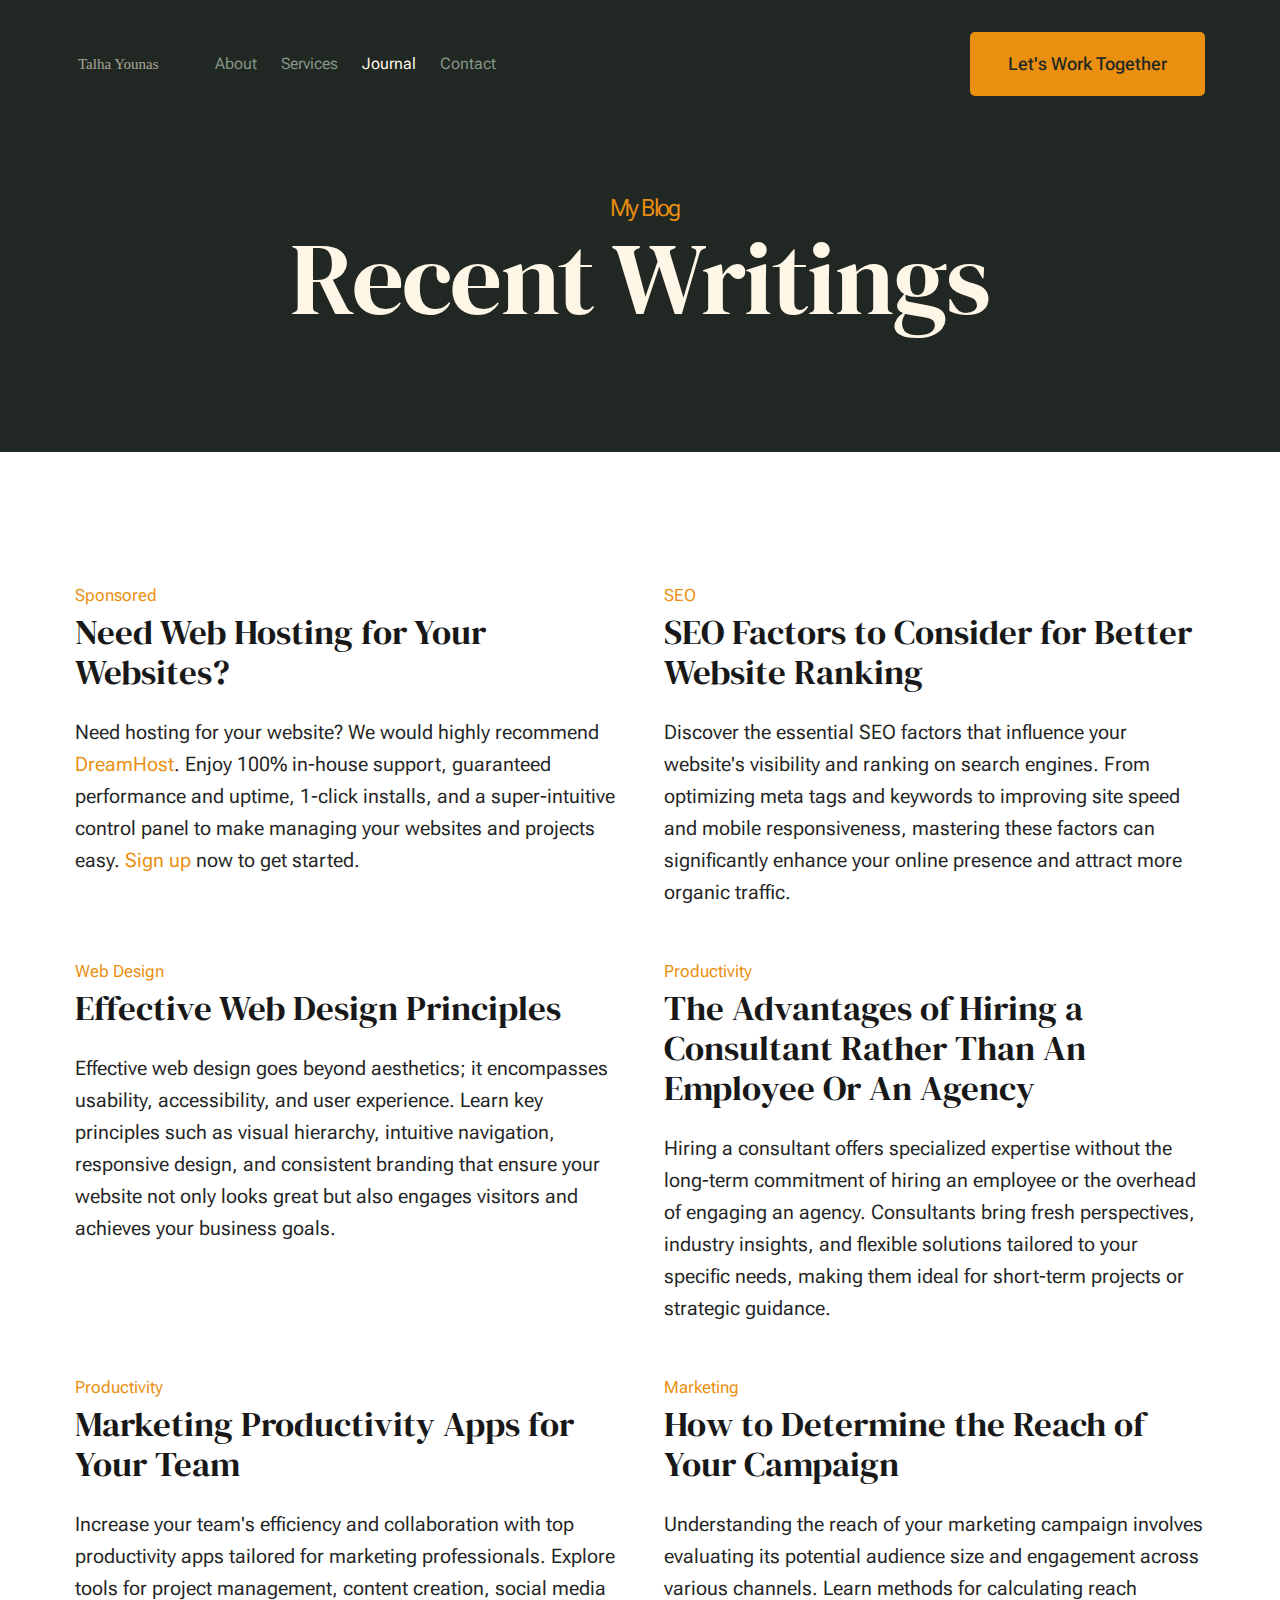
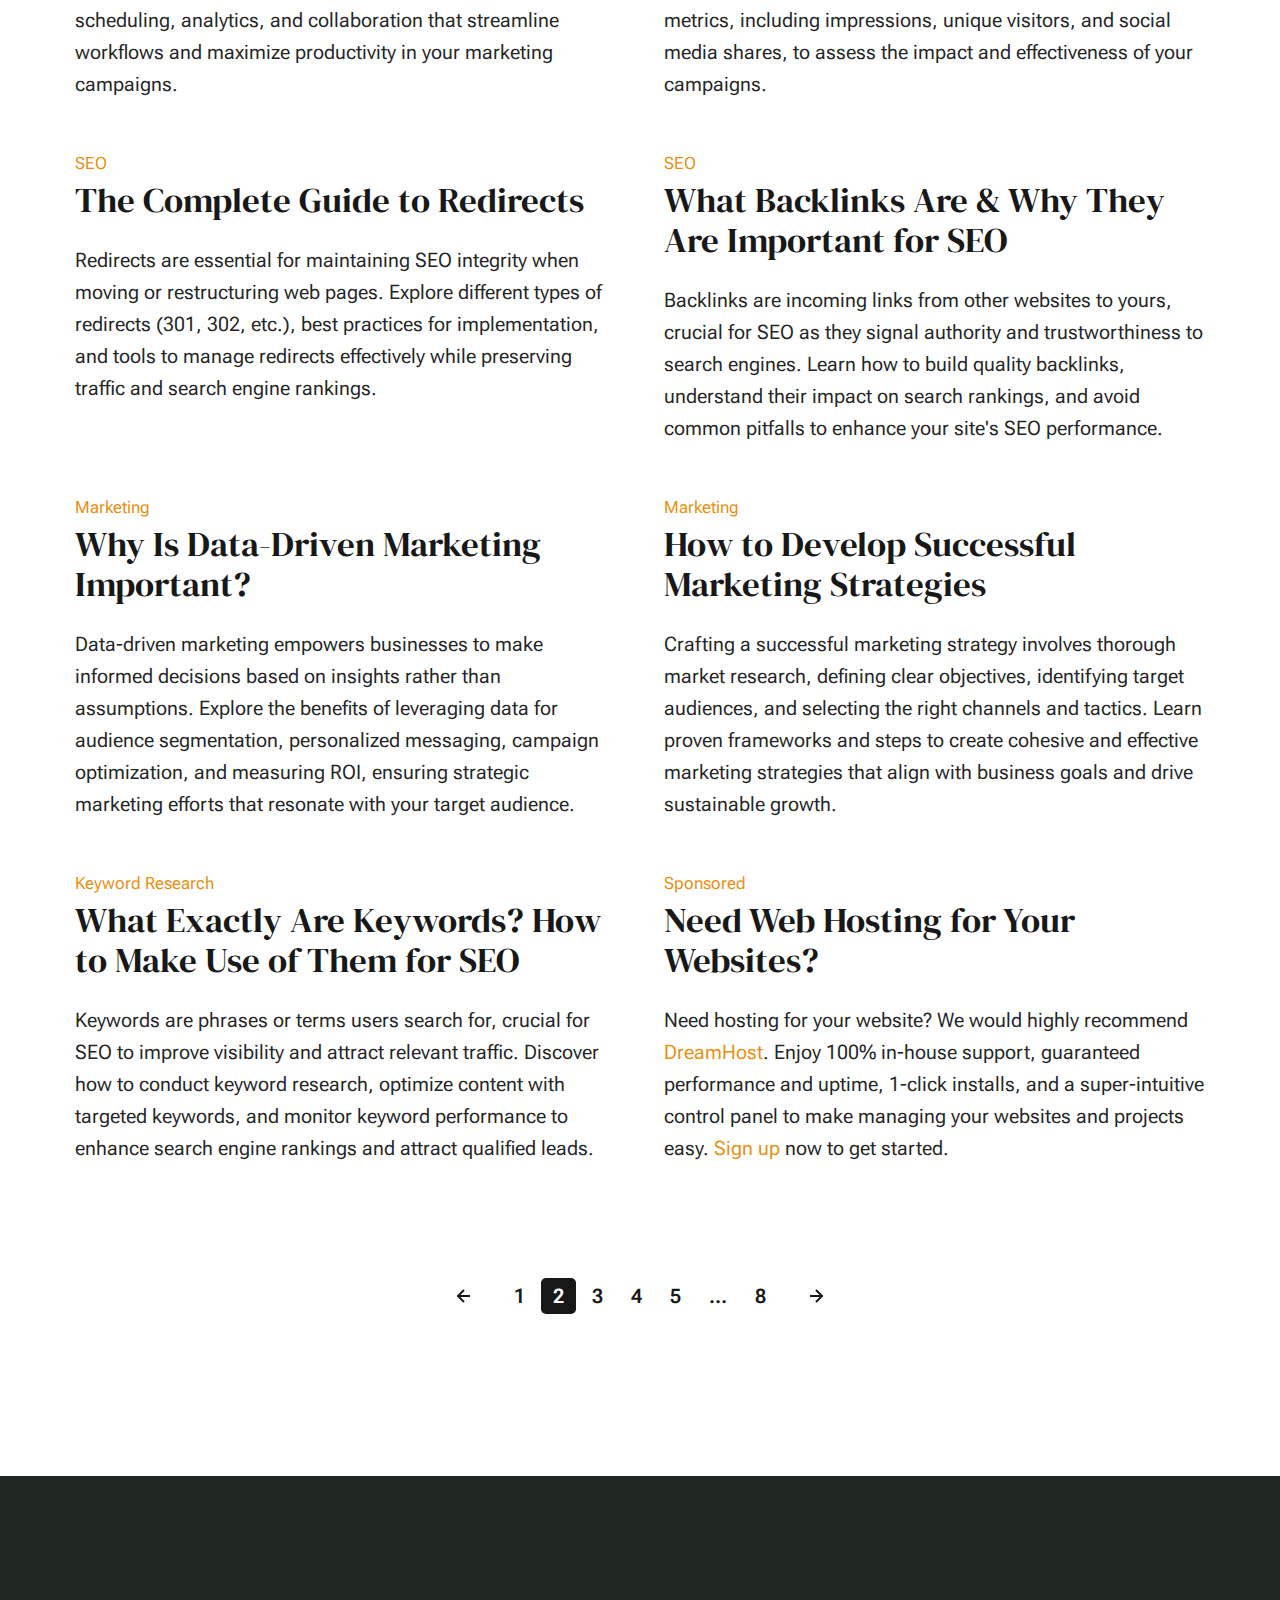
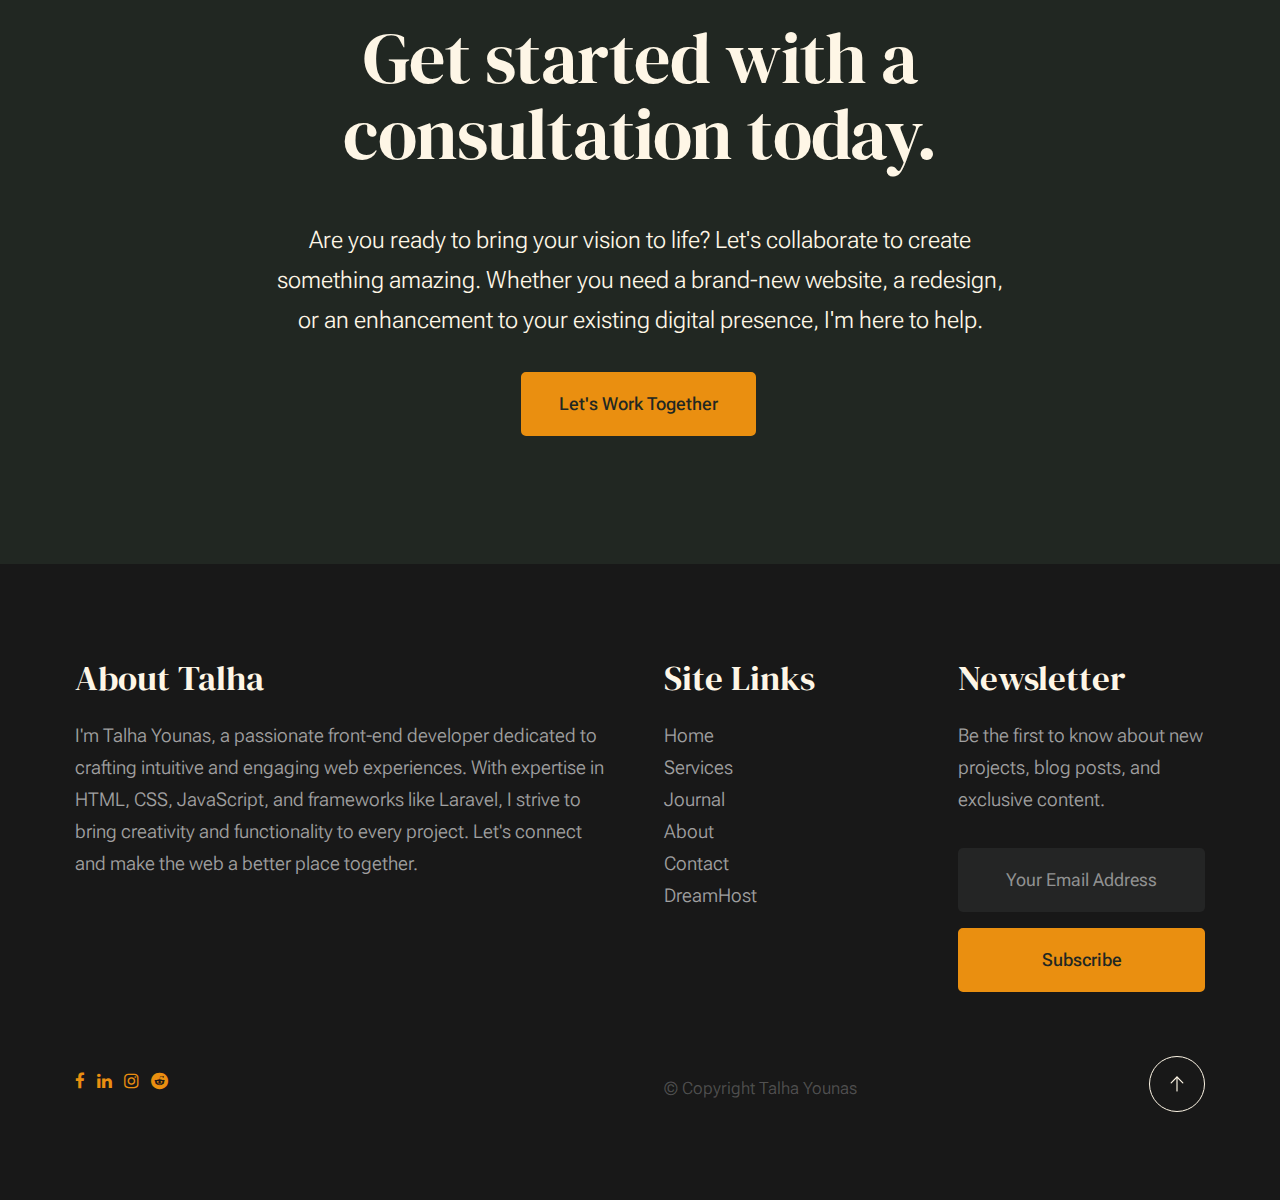
<file: blog.html>
<!DOCTYPE html>
<html lang="en" class="no-js">

<head>

    <!--- basic page needs
    ================================================== -->
    <meta charset="utf-8">
    <meta name="viewport" content="width=device-width, initial-scale=1">
    <title>Blog - Monica</title>

    <script>
        document.documentElement.classList.remove('no-js');
        document.documentElement.classList.add('js');
    </script>

    <!-- CSS
    ================================================== -->
    <link rel="stylesheet" href="css/vendor.css">
    <link rel="stylesheet" href="css/styles.css">
    <link rel="stylesheet" href="https://cdnjs.cloudflare.com/ajax/libs/font-awesome/4.7.0/css/font-awesome.min.css">

    <!-- favicons
    ================================================== -->
    <link rel="apple-touch-icon" sizes="180x180" href="apple-touch-icon.png">
    <link rel="icon" type="image/png" sizes="32x32" href="favicon-32x32.png">
    <link rel="icon" type="image/png" sizes="16x16" href="favicon-16x16.png">
    <link rel="manifest" href="site.webmanifest">

</head>


<body id="top">


    <!-- preloader
    ================================================== -->
    <div id="preloader">
        <div id="loader" class="dots-fade">
            <div></div>
            <div></div>
            <div></div>
        </div>
    </div>


    <!-- page wrap
    ================================================== -->
    <div id="page" class="s-pagewrap">

        <!-- # site header 
        ================================================== -->
        <header class="s-header">

            <div class="row s-header__inner width-sixteen-col">

                <div class="s-header__block">
                    <div class="s-header__logo">
                        <a class="logo" href="index.html">
                            <img src="images/logo.svg" alt="Homepage">
                        </a>
                    </div>

                    <a class="s-header__menu-toggle" href="#0"><span>Menu</span></a>
                </div>
                <!-- end s-header__block -->

                <nav class="s-header__nav">

                    <ul class="s-header__menu-links">
                        <li><a href="about.html">About</a></li>
                        <li><a href="services.html">Services</a></li>
                        <li class="current"><a href="blog.html">Journal</a></li>
                        <li><a href="contact.html">Contact</a></li>
                    </ul>
                    <!-- s-header__menu-links -->

                    <div class="s-header__contact">
                        <a href="contact.html" class="btn btn--primary s-header__contact-btn">Let's Work Together</a>
                    </div>
                    <!-- s-header__contact -->

                </nav>
                <!-- end s-header__nav -->

            </div>
            <!-- end s-header__inner -->

        </header>
        <!-- end s-header -->


        <!-- # site main content
        ================================================== -->
        <section id="content" class="s-content">

            <section class="s-pageheader pageheader">
                <div class="row">
                    <div class="column xl-12">
                        <h1 class="page-title">
                            <span class="page-title__small-type text-pretitle">My Blog</span> Recent Writings
                        </h1>
                    </div>
                </div>
            </section>

            <section class="s-pagecontent pagecontent">

                <div class="row">
                    <div class="column xl-12 grid-block">

                        <!-- <div class="grid-full">         -->
                        <div class="grid-full grid-list-items">

                            <div class="grid-list-items__item blog-card">
                                <div class="blog-card__header">
                                    <div class="blog-card__cat-links">
                                        <a href="blog.html">Sponsored</a>
                                    </div>
                                    <h3 class="blog-card__title"><a href="https://www.dreamhost.com/r.cgi?287326">Need Web Hosting for Your Websites?</a></h3>
                                </div>
                                <div class="blog-card__text">
                                    <p>
                                        Need hosting for your website? We would highly recommend <a href="https://www.dreamhost.com/r.cgi?287326">DreamHost</a>. Enjoy 100% in-house support, guaranteed performance and uptime, 1-click installs, and a super-intuitive
                                        control panel to make managing your websites and projects easy. <a href="https://www.dreamhost.com/r.cgi?287326">Sign up</a> now to get started.
                                    </p>
                                </div>
                            </div>
                            <!-- end blog-card -->
                            <div class="grid-list-items__item blog-card">
                                <div class="blog-card__header">
                                    <div class="blog-card__cat-links">
                                        <a href="blog.html">SEO</a>
                                    </div>
                                    <h3 class="blog-card__title"><a href="single.html">SEO Factors to Consider for Better Website Ranking</a></h3>
                                </div>
                                <div class="blog-card__text">
                                    <p>
                                        Discover the essential SEO factors that influence your website's visibility and ranking on search engines. From optimizing meta tags and keywords to improving site speed and mobile responsiveness, mastering these factors can significantly enhance your
                                        online presence and attract more organic traffic.
                                    </p>
                                </div>
                            </div>
                            <!-- end blog-card -->
                            <div class="grid-list-items__item blog-card">
                                <div class="blog-card__header">
                                    <div class="blog-card__cat-links">
                                        <a href="blog.html">Web Design</a>
                                    </div>
                                    <h3 class="blog-card__title"><a href="single.html">Effective Web Design Principles</a></h3>
                                </div>
                                <div class="blog-card__text">
                                    <p>
                                        Effective web design goes beyond aesthetics; it encompasses usability, accessibility, and user experience. Learn key principles such as visual hierarchy, intuitive navigation, responsive design, and consistent branding that ensure your website not only
                                        looks great but also engages visitors and achieves your business goals.
                                    </p>
                                </div>
                            </div>
                            <!-- end blog card -->
                            <div class="grid-list-items__item blog-card">
                                <div class="blog-card__header">
                                    <div class="blog-card__cat-links">
                                        <a href="blog.html">Productivity</a>
                                    </div>
                                    <h3 class="blog-card__title"><a href="single.html">The Advantages of Hiring a Consultant Rather Than An Employee Or An Agency</a></h3>
                                </div>
                                <div class="blog-card__text">
                                    <p>
                                        Hiring a consultant offers specialized expertise without the long-term commitment of hiring an employee or the overhead of engaging an agency. Consultants bring fresh perspectives, industry insights, and flexible solutions tailored to your specific needs,
                                        making them ideal for short-term projects or strategic guidance.
                                    </p>
                                </div>
                            </div>
                            <!-- end blog-card -->
                            <div class="grid-list-items__item blog-card">
                                <div class="blog-card__header">
                                    <div class="blog-card__cat-links">
                                        <a href="blog.html">Productivity</a>
                                    </div>
                                    <h3 class="blog-card__title"><a href="single.html">Marketing Productivity Apps for Your Team</a></h3>
                                </div>
                                <div class="blog-card__text">
                                    <p>
                                        Increase your team's efficiency and collaboration with top productivity apps tailored for marketing professionals. Explore tools for project management, content creation, social media scheduling, analytics, and collaboration that streamline workflows
                                        and maximize productivity in your marketing campaigns.
                                    </p>
                                </div>
                            </div>
                            <!-- end blog-card -->
                            <div class="grid-list-items__item blog-card">
                                <div class="blog-card__header">
                                    <div class="blog-card__cat-links">
                                        <a href="blog.html">Marketing</a>
                                    </div>
                                    <h3 class="blog-card__title"><a href="single.html">How to Determine the Reach of Your Campaign</a></h3>
                                </div>
                                <div class="blog-card__text">
                                    <p>
                                        Understanding the reach of your marketing campaign involves evaluating its potential audience size and engagement across various channels. Learn methods for calculating reach metrics, including impressions, unique visitors, and social media shares, to
                                        assess the impact and effectiveness of your campaigns.
                                    </p>
                                </div>
                            </div>
                            <!-- end blog-card -->
                            <div class="grid-list-items__item blog-card">
                                <div class="blog-card__header">
                                    <div class="blog-card__cat-links">
                                        <a href="blog.html">SEO</a>
                                    </div>
                                    <h3 class="blog-card__title"><a href="single.html">The Complete Guide to Redirects</a></h3>
                                </div>
                                <div class="blog-card__text">
                                    <p>
                                        Redirects are essential for maintaining SEO integrity when moving or restructuring web pages. Explore different types of redirects (301, 302, etc.), best practices for implementation, and tools to manage redirects effectively while preserving traffic
                                        and search engine rankings.
                                    </p>
                                </div>
                            </div>
                            <!-- end blog card -->
                            <div class="grid-list-items__item blog-card">
                                <div class="blog-card__header">
                                    <div class="blog-card__cat-links">
                                        <a href="blog.html">SEO</a>
                                    </div>
                                    <h3 class="blog-card__title"><a href="single.html">What Backlinks Are & Why They Are Important for SEO</a></h3>
                                </div>
                                <div class="blog-card__text">
                                    <p>
                                        Backlinks are incoming links from other websites to yours, crucial for SEO as they signal authority and trustworthiness to search engines. Learn how to build quality backlinks, understand their impact on search rankings, and avoid common pitfalls to enhance
                                        your site's SEO performance.
                                    </p>
                                </div>
                            </div>
                            <!-- end blog-card -->
                            <div class="grid-list-items__item blog-card">
                                <div class="blog-card__header">
                                    <div class="blog-card__cat-links">
                                        <a href="blog.html">Marketing</a>
                                    </div>
                                    <h3 class="blog-card__title"><a href="single.html">Why Is Data-Driven Marketing Important?</a></h3>
                                </div>
                                <div class="blog-card__text">
                                    <p>
                                        Data-driven marketing empowers businesses to make informed decisions based on insights rather than assumptions. Explore the benefits of leveraging data for audience segmentation, personalized messaging, campaign optimization, and measuring ROI, ensuring
                                        strategic marketing efforts that resonate with your target audience.
                                    </p>
                                </div>
                            </div>
                            <!-- end blog card -->
                            <div class="grid-list-items__item blog-card">
                                <div class="blog-card__header">
                                    <div class="blog-card__cat-links">
                                        <a href="blog.html">Marketing</a>
                                    </div>
                                    <h3 class="blog-card__title"><a href="single.html">How to Develop Successful Marketing Strategies</a></h3>
                                </div>
                                <div class="blog-card__text">
                                    <p>
                                        Crafting a successful marketing strategy involves thorough market research, defining clear objectives, identifying target audiences, and selecting the right channels and tactics. Learn proven frameworks and steps to create cohesive and effective marketing
                                        strategies that align with business goals and drive sustainable growth.


                                    </p>
                                </div>
                            </div>
                            <!-- end blog-card -->
                            <div class="grid-list-items__item blog-card">
                                <div class="blog-card__header">
                                    <div class="blog-card__cat-links">
                                        <a href="blog.html">Keyword Research</a>
                                    </div>
                                    <h3 class="blog-card__title"><a href="single.html">What Exactly Are Keywords? How to Make Use of Them for SEO</a></h3>
                                </div>
                                <div class="blog-card__text">
                                    <p>
                                        Keywords are phrases or terms users search for, crucial for SEO to improve visibility and attract relevant traffic. Discover how to conduct keyword research, optimize content with targeted keywords, and monitor keyword performance to enhance search engine
                                        rankings and attract qualified leads.
                                    </p>
                                </div>
                            </div>
                            <!-- end blog-card -->
                            <div class="grid-list-items__item blog-card">
                                <div class="blog-card__header">
                                    <div class="blog-card__cat-links">
                                        <a href="blog.html">Sponsored</a>
                                    </div>
                                    <h3 class="blog-card__title"><a href="https://www.dreamhost.com/r.cgi?287326">Need Web Hosting for Your Websites?</a></h3>
                                </div>
                                <div class="blog-card__text">
                                    <p>
                                        Need hosting for your website? We would highly recommend <a href="https://www.dreamhost.com/r.cgi?287326">DreamHost</a>. Enjoy 100% in-house support, guaranteed performance and uptime, 1-click installs, and a super-intuitive
                                        control panel to make managing your websites and projects easy. <a href="https://www.dreamhost.com/r.cgi?287326">Sign up</a> now to get started.
                                    </p>
                                </div>
                            </div>
                            <!-- end blog card -->

                        </div>
                        <!-- grid-list-items -->
                        <!-- </div>     -->

                    </div>
                    <!-- end grid-block-->
                </div>
                <!-- end row -->

                <!-- pagination -->
                <div class="row navigation pagination">
                    <div class="column xl-12">
                        <nav class="pgn">
                            <ul>
                                <li>
                                    <a class="pgn__prev" href="#0">
                                        <svg xmlns="http://www.w3.org/2000/svg" width="24" height="24" viewBox="0 0 24 24"><path d="M12.707 17.293L8.414 13H18v-2H8.414l4.293-4.293-1.414-1.414L4.586 12l6.707 6.707z"/></svg>
                                    </a>
                                </li>
                                <li><a class="pgn__num" href="#0">1</a></li>
                                <li><span class="pgn__num current">2</span></li>
                                <li><a class="pgn__num" href="#0">3</a></li>
                                <li><a class="pgn__num" href="#0">4</a></li>
                                <li><a class="pgn__num" href="#0">5</a></li>
                                <li><span class="pgn__num dots">…</span></li>
                                <li><a class="pgn__num" href="#0">8</a></li>
                                <li>
                                    <a class="pgn__next" href="#0">
                                        <svg xmlns="http://www.w3.org/2000/svg" width="24" height="24" viewBox="0 0 24 24"><path d="M11.293 17.293l1.414 1.414L19.414 12l-6.707-6.707-1.414 1.414L15.586 11H6v2h9.586z"/></svg>
                                    </a>
                                </li>
                            </ul>
                        </nav>
                    </div>
                    <!-- end column -->
                </div>
                <!-- end pagination -->

            </section>

        </section>
        <!-- s-content-->

        <!-- # cta
        ================================================== -->
        <section id="cta" class="s-cta">

            <div class="row row-x-center text-center">
                <div class="column xl-8 lg-12">

                    <div class="s-cta__content">
                        <h2 class="text-display-title">
                            Get started with a consultation today.
                        </h2>
                        <p class="lead">
                            Are you ready to bring your vision to life? Let's collaborate to create something amazing. Whether you need a brand-new website, a redesign, or an enhancement to your existing digital presence, I'm here to help.
                        </p>
                        <a href="contact.html" class="btn btn--primary">Let's Work Together</a>
                    </div>

                </div>
            </div>

        </section>
        <!-- end s-cta -->


        <!-- # footer 
        ================================================== -->
        <footer class="s-footer">
            <div class="row s-footer__content">
                <div class="column xl-6 lg-6 md-12 s-footer__block s-footer__about">
                    <h3>About Talha</h3>
                    <p>
                        I'm Talha Younas, a passionate front-end developer dedicated to crafting intuitive and engaging web experiences. With expertise in HTML, CSS, JavaScript, and frameworks like Laravel, I strive to bring creativity and functionality to every project. Let's
                        connect and make the web a better place together.
                    </p>
                </div>
                <div class="column xl-3 lg-6 md-12 s-footer__block s-footer__site-links">
                    <h3>Site Links</h3>
                    <ul class="link-list">
                        <li><a href="index.html">Home</a></li>
                        <li><a href="services.html">Services</a></li>
                        <li><a href="blog.html">Journal</a></li>
                        <li><a href="about.html">About</a></li>
                        <li><a href="contact.html">Contact</a></li>
                        <li><a href="https://www.dreamhost.com/r.cgi?287326">DreamHost</a></li>
                    </ul>
                </div>
                <div class="column xl-3 lg-6 md-12 tab-12 s-footer__block s-footer__newsletter">
                    <h3>Newsletter</h3>

                    <p>
                        Be the first to know about new projects, blog posts, and exclusive content.
                    </p>

                    <div class="subscribe-form">
                        <form id="mc-form" class="mc-form">
                            <input type="email" name="EMAIL" id="mce-EMAIL" class="u-fullwidth text-center" placeholder="Your Email Address" title="The domain portion of the email address is invalid (the portion after the @)." pattern="^([^\x00-\x20\x22\x28\x29\x2c\x2e\x3a-\x3c\x3e\x40\x5b-\x5d\x7f-\xff]+|\x22([^\x0d\x22\x5c\x80-\xff]|\x5c[\x00-\x7f])*\x22)(\x2e([^\x00-\x20\x22\x28\x29\x2c\x2e\x3a-\x3c\x3e\x40\x5b-\x5d\x7f-\xff]+|\x22([^\x0d\x22\x5c\x80-\xff]|\x5c[\x00-\x7f])*\x22))*\x40([^\x00-\x20\x22\x28\x29\x2c\x2e\x3a-\x3c\x3e\x40\x5b-\x5d\x7f-\xff]+|\x5b([^\x0d\x5b-\x5d\x80-\xff]|\x5c[\x00-\x7f])*\x5d)(\x2e([^\x00-\x20\x22\x28\x29\x2c\x2e\x3a-\x3c\x3e\x40\x5b-\x5d\x7f-\xff]+|\x5b([^\x0d\x5b-\x5d\x80-\xff]|\x5c[\x00-\x7f])*\x5d))*(\.\w{2,})+$"
                                required>
                            <input type="submit" name="subscribe" value="Subscribe" class="btn btn--primary btn--small u-fullwidth">
                            <!-- <div style="position: absolute; left: -5000px;" aria-hidden="true"><input type="text" name="b_cdb7b577e41181934ed6a6a44_9a91cfe7b3" tabindex="-1" value=""></div> -->
                            <div class="mc-status"></div>
                        </form>
                    </div>
                </div>
            </div>

            <div class="row s-footer__bottom">
                <div class="column xl-6 lg-12">
                    <ul class="s-footer__social social-list">
                        <li>
                            <a href="https://www.facebook.com/talhachandar5" class="fa fa-facebook"></a>

                        </li>
                        <li>
                            <a href="https://www.linkedin.com/in/talha-younas-9791ba318/" class="fa fa-linkedin"></a>
                        </li>
                        <li>
                            <a href="https://www.instagram.com/talha_chandar/" class="fa fa-instagram"></a>
                        </li>
                        <li>
                            <a href="https://www.reddit.com/user/AbjectAd1326/" class="fa fa-reddit"></a>
                        </li>
                    </ul>
                    <!-- end s-footer__social -->
                </div>
                <div class="column xl-6 lg-12">
                    <p class="ss-copyright">
                        <span>© Copyright Talha Younas</span>

                    </p>
                </div>

                <div class="ss-go-top">
                    <a class="smoothscroll" title="Back to Top" href="#top">
                        <svg xmlns="http://www.w3.org/2000/svg" viewBox="0 0 24 24" width="36" height="36" fill="none" stroke="#ffffff" stroke-width="1" stroke-linecap="round" stroke-linejoin="round">&lt;!--!  Atomicons Free 1.00 by @atisalab License - https://atomicons.com/license/ (Icons: CC BY 4.0) Copyright 2021 Atomicons --&gt;<polyline points="17 11 12 6 7 11"></polyline><line x1="12" y1="18" x2="12" y2="6"></line></svg>
                    </a>
                </div>
                <!-- end ss-go-top -->
            </div>

        </footer>
        <!-- end s-footer -->

    </div>
    <!-- end page-wrap -->

    <!-- Java Script
    ================================================== -->
    <script src="js/plugins.js"></script>
    <script src="js/main.js"></script>

</body>

</html>
</file>
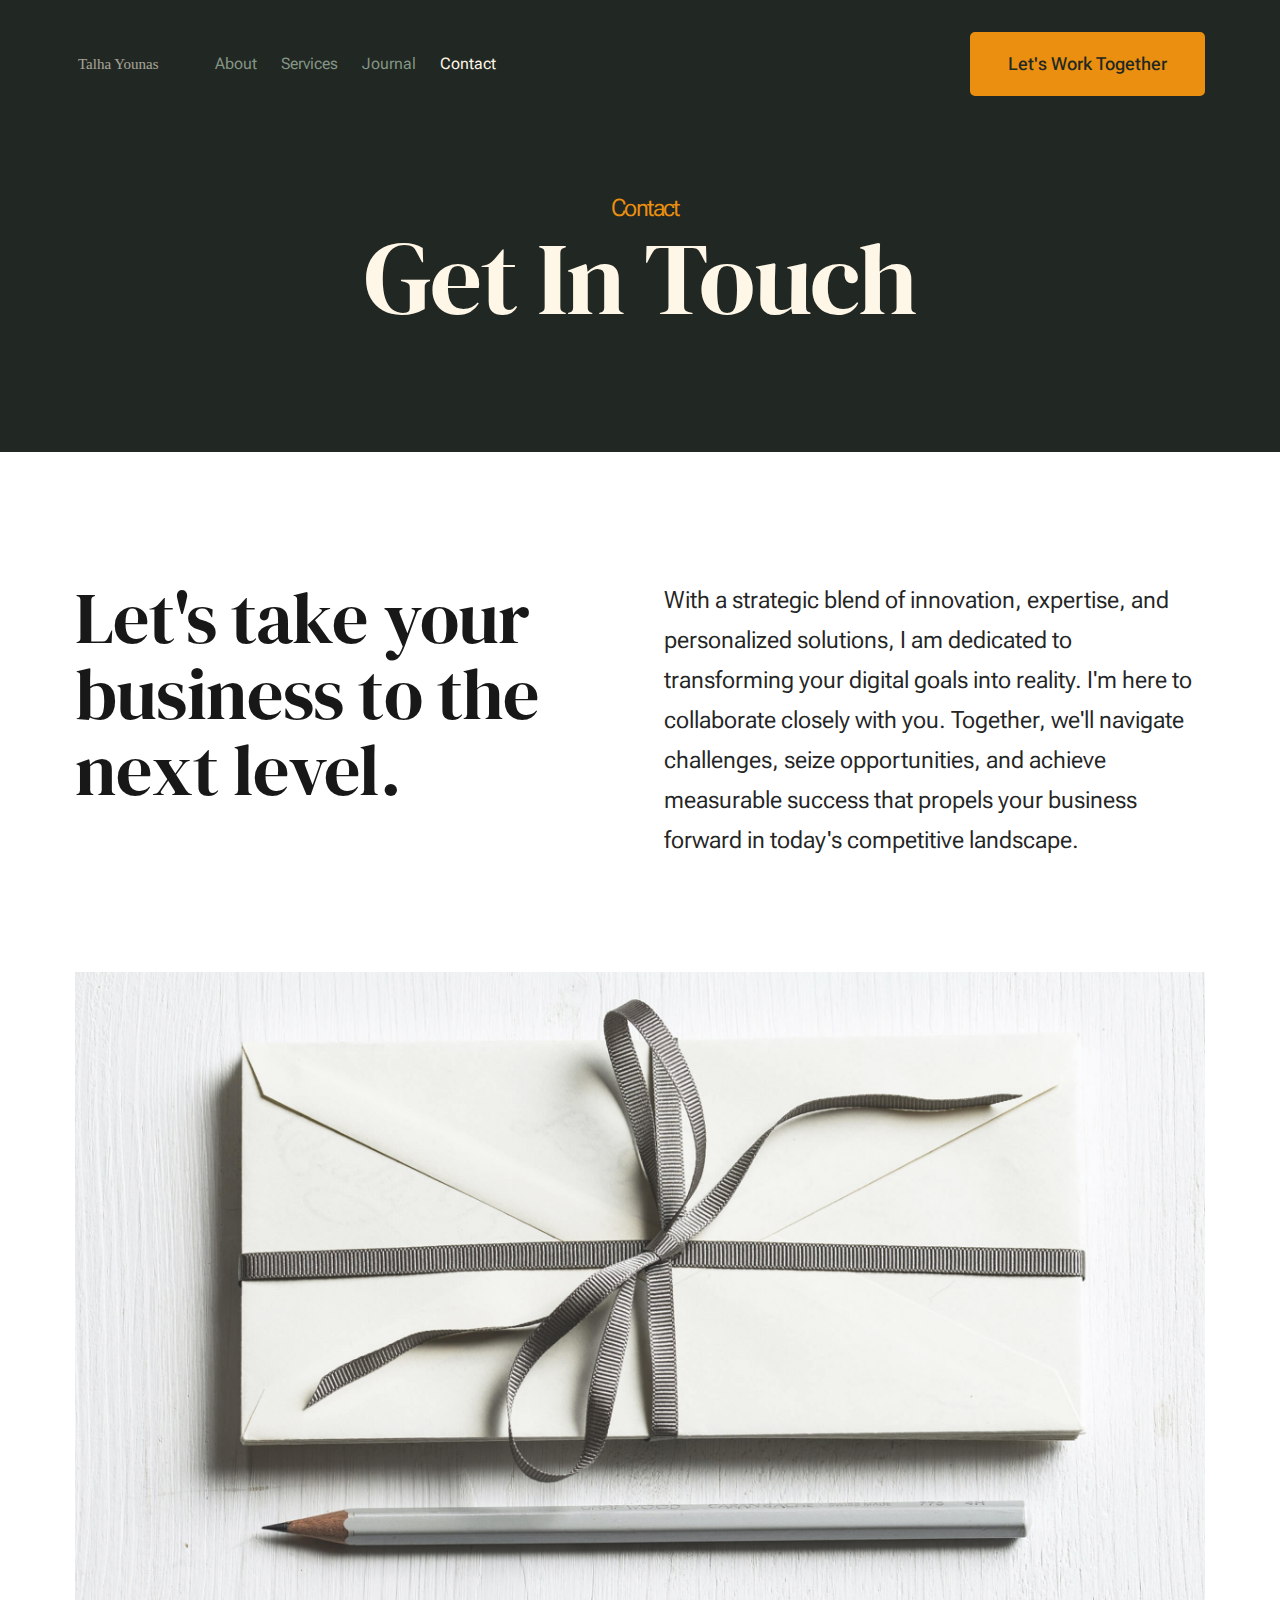
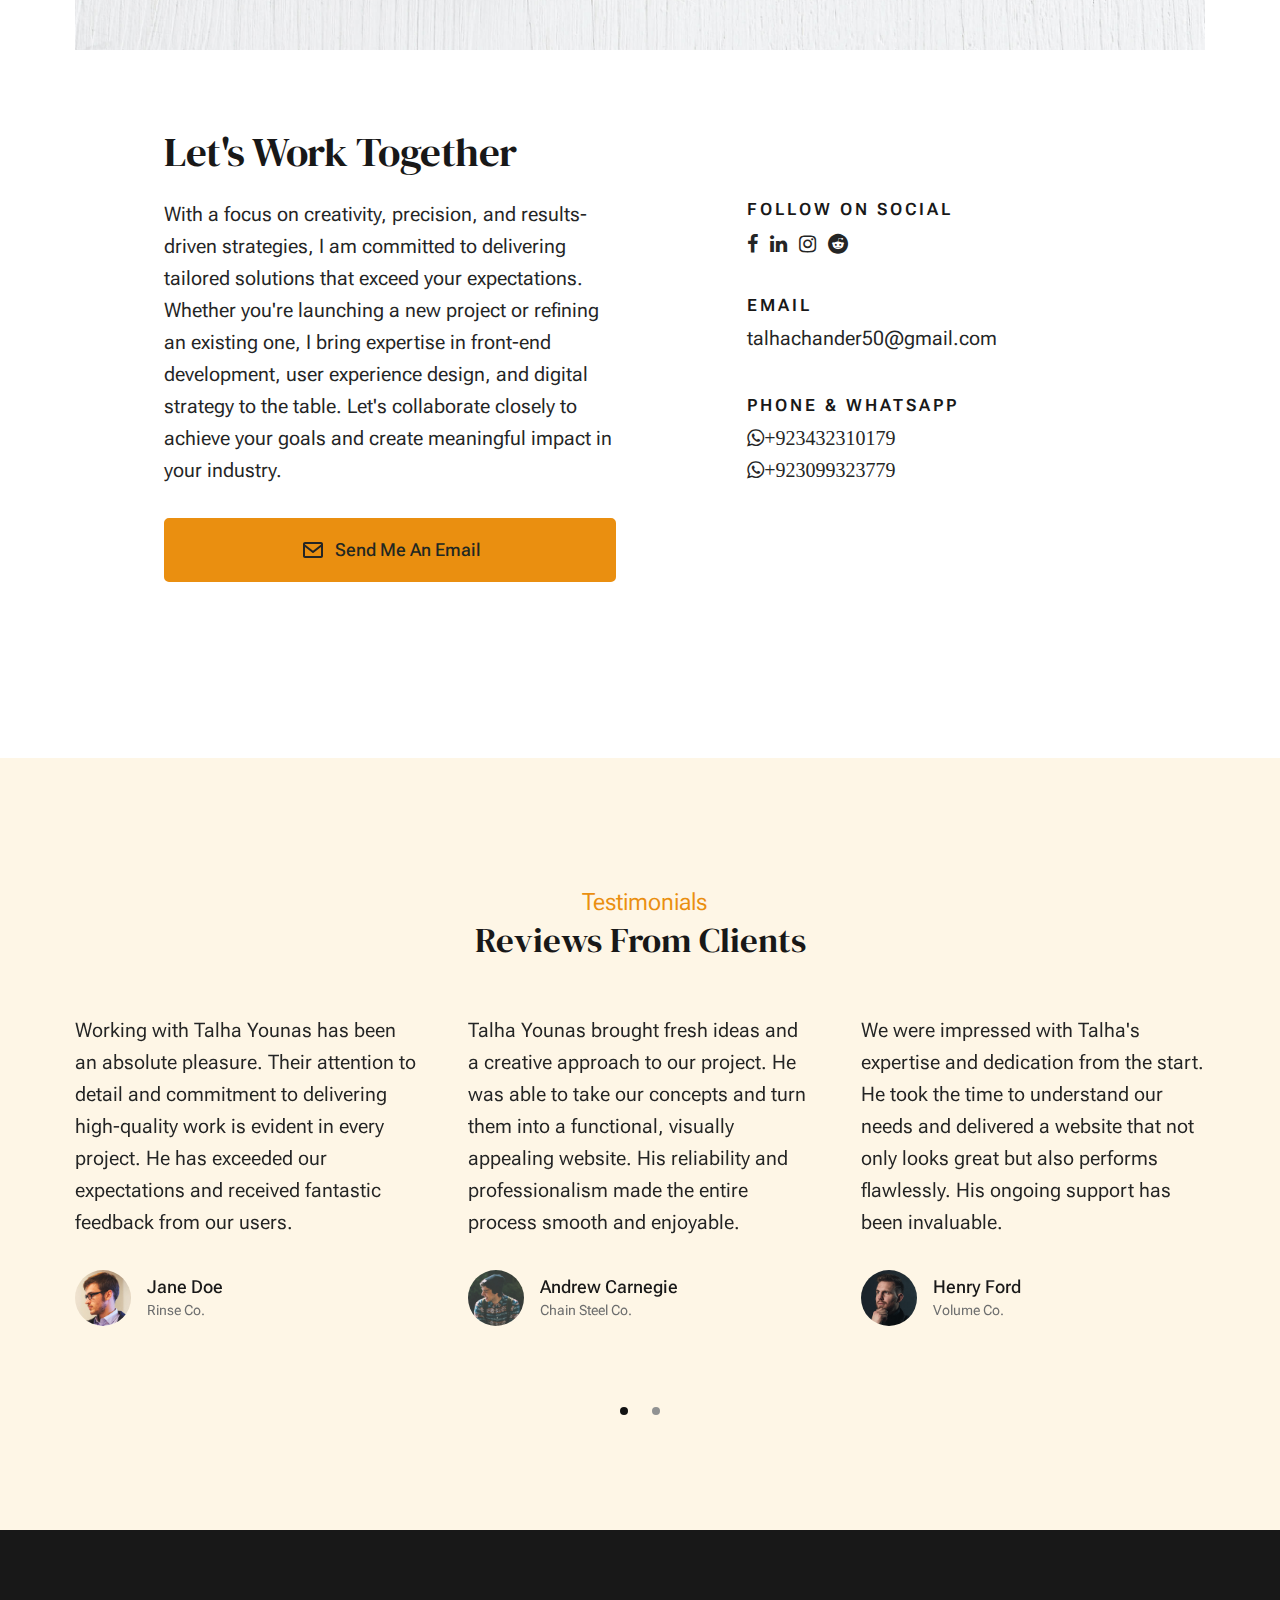
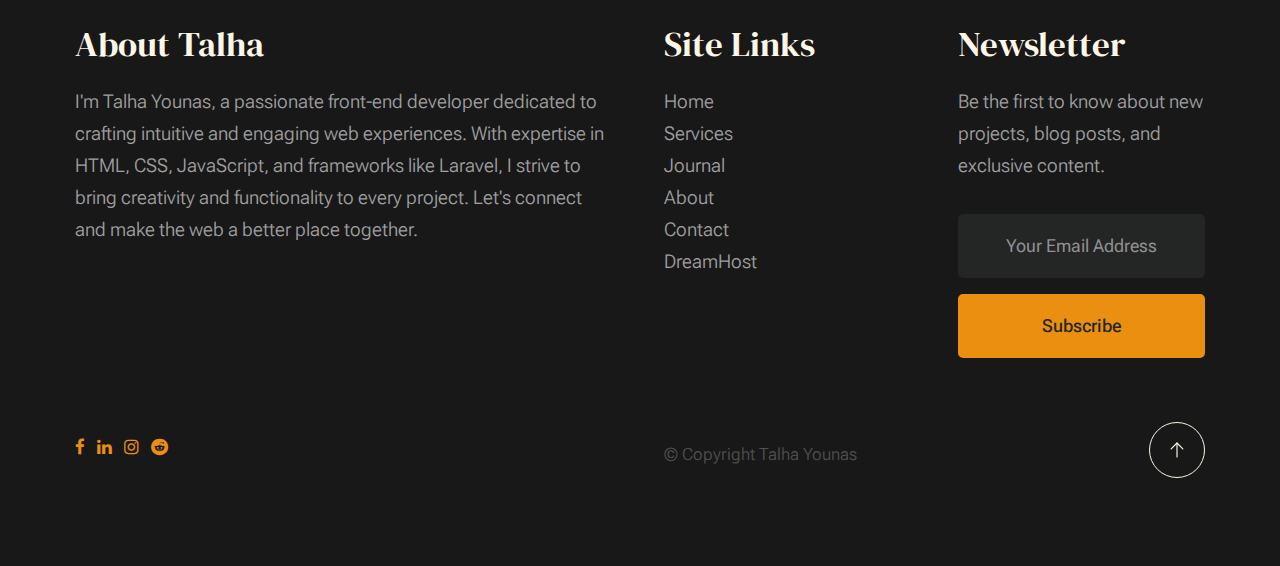
<file: contact.html>
<!DOCTYPE html>
<html lang="en" class="no-js">

<head>

    <!--- basic page needs
    ================================================== -->
    <meta charset="utf-8">
    <meta name="viewport" content="width=device-width, initial-scale=1">
    <title>Contact - Talha</title>

    <script>
        document.documentElement.classList.remove('no-js');
        document.documentElement.classList.add('js');
    </script>

    <!-- CSS
    ================================================== -->
    <link rel="stylesheet" href="css/vendor.css">
    <link rel="stylesheet" href="css/styles.css">
    <link rel="stylesheet" href="https://cdnjs.cloudflare.com/ajax/libs/font-awesome/4.7.0/css/font-awesome.min.css">

    <!-- favicons
    ================================================== -->
    <link rel="apple-touch-icon" sizes="180x180" href="apple-touch-icon.png">
    <link rel="icon" type="image/png" sizes="32x32" href="favicon-32x32.png">
    <link rel="icon" type="image/png" sizes="16x16" href="favicon-16x16.png">
    <link rel="manifest" href="site.webmanifest">

</head>


<body id="top">


    <!-- preloader
    ================================================== -->
    <div id="preloader">
        <div id="loader" class="dots-fade">
            <div></div>
            <div></div>
            <div></div>
        </div>
    </div>


    <!-- page wrap
    ================================================== -->
    <div id="page" class="s-pagewrap">


        <!-- # site header 
        ================================================== -->
        <header class="s-header">
            <div class="row s-header__inner width-sixteen-col">

                <div class="s-header__block">
                    <div class="s-header__logo">
                        <a class="logo" href="index.html">
                            <img src="images/logo.svg" alt="Homepage">
                        </a>
                    </div>

                    <a class="s-header__menu-toggle" href="#0"><span>Menu</span></a>
                </div>
                <!-- end s-header__block -->

                <nav class="s-header__nav">

                    <ul class="s-header__menu-links">
                        <li><a href="about.html">About</a></li>
                        <li><a href="services.html">Services</a></li>
                        <li><a href="blog.html">Journal</a></li>
                        <li class="current"><a href="contact.html">Contact</a></li>
                    </ul>
                    <!-- s-header__menu-links -->

                    <div class="s-header__contact">
                        <a href="contact.html" class="btn btn--primary s-header__contact-btn">Let's Work Together</a>
                    </div>
                    <!-- s-header__contact -->

                </nav>
                <!-- end s-header__nav -->

            </div>
            <!-- end s-header__inner -->
        </header>
        <!-- end s-header -->


        <!-- # site main content
        ================================================== -->
        <section id="content" class="s-content">

            <section class="s-pageheader pageheader">
                <div class="row">
                    <div class="column xl-12">
                        <h1 class="page-title">
                            <span class="page-title__small-type text-pretitle">Contact</span> Get In Touch
                        </h1>
                    </div>
                </div>
            </section>
            <!--pageheader -->

            <section class="s-pagecontent pagecontent">

                <div class="row pageintro">
                    <div class="column xl-6 lg-12">
                        <h2 class="text-display-title">Let's take your business to the next level.</h2>
                    </div>
                    <div class="column xl-6 lg-12 u-flexitem-x-right">
                        <p class="lead">
                            With a strategic blend of innovation, expertise, and personalized solutions, I am dedicated to transforming your digital goals into reality. I'm here to collaborate closely with you. Together, we'll navigate challenges, seize opportunities, and achieve
                            measurable success that propels your business forward in today's competitive landscape.
                        </p>
                    </div>
                </div>
                <!-- pageintro -->

                <div class="row pagemedia">
                    <div class="column xl-12">
                        <figure class="page-media">
                            <img src="images/thumbs/contact/contact-1200.jpg" srcset="images/thumbs/contact/contact-2400.jpg 2400w, 
                                             images/thumbs/contact/contact-1200.jpg 1200w, 
                                             images/thumbs/contact/contact-600.jpg 600w" sizes="(max-width: 2400px) 100vw, 2400px" alt="">
                        </figure>
                    </div>
                </div>
                <!-- pagemedia -->

                <div class="row width-narrower pagemain">
                    <div class="column xl-12">
                        <h2>Let's Work Together</h2>

                        <div class="row">
                            <div class="column xl-6 md-12 contact-cta">
                                <p>
                                    With a focus on creativity, precision, and results-driven strategies, I am committed to delivering tailored solutions that exceed your expectations. Whether you're launching a new project or refining an existing one, I bring expertise in front-end development,
                                    user experience design, and digital strategy to the table. Let's collaborate closely to achieve your goals and create meaningful impact in your industry.
                                </p>

                                <a href="mailto:#0" class="btn btn--primary u-fullwidth contact-btn">
                                    <svg xmlns="http://www.w3.org/2000/svg" width="24" height="24" viewBox="0 0 24 24" style="fill: rgba(0, 0, 0, 1);transform: msFilter;"><path d="M20 4H4c-1.103 0-2 .897-2 2v12c0 1.103.897 2 2 2h16c1.103 0 2-.897 2-2V6c0-1.103-.897-2-2-2zm0 2v.511l-8 6.223-8-6.222V6h16zM4 18V9.044l7.386 5.745a.994.994 0 0 0 1.228 0L20 9.044 20.002 18H4z"></path></svg>                                    Send Me An Email
                                </a>
                            </div>
                            <div class="column xl-5 md-12 u-flexitem-x-right">

                                <div class="contact-block">
                                    <h6>Follow On Social</h6>
                                    <ul class="contact-social social-list">
                                        <li>
                                            <a href="https://www.facebook.com/talhachandar5" class="fa fa-facebook"></a>

                                        </li>
                                        <li>
                                            <a href="https://www.linkedin.com/in/talha-younas-9791ba318/" class="fa fa-linkedin"></a>
                                        </li>
                                        <li>
                                            <a href="https://www.instagram.com/talha_chandar/" class="fa fa-instagram"></a>
                                        </li>
                                        <li>
                                            <a href="https://www.reddit.com/user/AbjectAd1326/" class="fa fa-reddit"></a>
                                        </li>
                                    </ul>
                                    <!-- end s-footer__social -->
                                </div>

                                <div class="contact-block">
                                    <h6>Email</h6>
                                    <a href="mailto:#0">talhachander50@gmail.com</a>
                                </div>

                                <div class="contact-block">
                                    <h6>Phone & Whatsapp</h6>
                                    <ul class="contact-list">
                                        <li>
                                            <a href="tel:+923432310179" class="fa fa-whatsapp">+923432310179</a>
                                        </li>
                                        <li><a href="tel:+923099323779" class="fa fa-whatsapp">+923099323779</a></li>
                                    </ul>
                                </div>

                            </div>
                        </div>
                    </div>
                </div>
                <!-- end pagemain -->

            </section>
            <!-- pagecontent -->

            <section class="s-testimonials">

                <div class="s-testimonials__header row row-x-center text-center">
                    <div class="column xl-8 lg-12">

                        <p class="text-pretitle">
                            Testimonials
                        </p>
                        <h3>
                            Reviews From Clients
                        </h3>

                    </div>
                </div>
                <!--end s-testimonials__header -->

                <div class="row s-testimonials__content">
                    <div class="column xl-12 testimonials">

                        <div class="swiper-container testimonials__slider page-slider">

                            <div class="swiper-wrapper">
                                <div class="testimonials__slide swiper-slide">
                                    <p>
                                        Working with Talha Younas has been an absolute pleasure. Their attention to detail and commitment to delivering high-quality work is evident in every project. He has exceeded our expectations and received fantastic feedback from our users.

                                    </p>
                                    <div class="testimonials__author">
                                        <img src="images/avatars/user-01.jpg" alt="Author image" class="testimonials__avatar">
                                        <cite class="testimonials__cite">
                                            <strong>Jane Doe</strong>
                                            <span>Rinse Co.</span>
                                            </cite>
                                    </div>
                                </div>
                                <div class="testimonials__slide swiper-slide">
                                    <p>
                                        Talha Younas brought fresh ideas and a creative approach to our project. He was able to take our concepts and turn them into a functional, visually appealing website. His reliability and professionalism made the entire process smooth and enjoyable.

                                    </p>
                                    <div class="testimonials__author">
                                        <img src="images/avatars/user-04.jpg" alt="Author image" class="testimonials__avatar">
                                        <cite class="testimonials__cite">
                                            <strong>Andrew Carnegie</strong>
                                            <span>Chain Steel Co.</span>
                                            </cite>
                                    </div>
                                </div>
                                <div class="testimonials__slide swiper-slide">
                                    <p>
                                        We were impressed with Talha's expertise and dedication from the start. He took the time to understand our needs and delivered a website that not only looks great but also performs flawlessly. His ongoing support has been invaluable.

                                    </p>
                                    <div class="testimonials__author">
                                        <img src="images/avatars/user-06.jpg" alt="Author image" class="testimonials__avatar">
                                        <cite class="testimonials__cite">
                                            <strong>Henry Ford</strong>
                                            <span>Volume Co.</span>
                                            </cite>
                                    </div>
                                </div>
                                <div class="testimonials__slide swiper-slide">
                                    <p>
                                        He has a remarkable ability to blend functionality with aesthetics. The website he developed for us is not only user-friendly but also visually stunning. His professionalism and willingness to go the extra mile made him a joy to work with.

                                    </p>
                                    <div class="testimonials__author">
                                        <img src="images/avatars/user-02.jpg" alt="Author image" class="testimonials__avatar">
                                        <cite class="testimonials__cite">
                                            <strong>John Morgan</strong>
                                            <span>Cactus Co.</span>
                                            </cite>
                                    </div>
                                </div>
                            </div>
                            <!-- end swiper-wrapper -->

                            <div class="swiper-pagination"></div>

                        </div>
                        <!--end testimonials__slider -->

                    </div>
                    <!-- testimonials -->
                </div>
                <!--end s-testimonials__content -->

            </section>
            <!-- end s-testimonials -->

        </section>
        <!-- s-content-->

        <!-- # footer 
        ================================================== -->
        <footer class="s-footer">
            <div class="row s-footer__content">
                <div class="column xl-6 lg-6 md-12 s-footer__block s-footer__about">
                    <h3>About Talha</h3>
                    <p>
                        I'm Talha Younas, a passionate front-end developer dedicated to crafting intuitive and engaging web experiences. With expertise in HTML, CSS, JavaScript, and frameworks like Laravel, I strive to bring creativity and functionality to every project. Let's
                        connect and make the web a better place together.
                    </p>
                </div>
                <div class="column xl-3 lg-6 md-12 s-footer__block s-footer__site-links">
                    <h3>Site Links</h3>
                    <ul class="link-list">
                        <li><a href="index.html">Home</a></li>
                        <li><a href="services.html">Services</a></li>
                        <li><a href="blog.html">Journal</a></li>
                        <li><a href="about.html">About</a></li>
                        <li><a href="contact.html">Contact</a></li>
                        <li><a href="https://www.dreamhost.com/r.cgi?287326">DreamHost</a></li>
                    </ul>
                </div>
                <div class="column xl-3 lg-6 md-12 tab-12 s-footer__block s-footer__newsletter">
                    <h3>Newsletter</h3>

                    <p>
                        Be the first to know about new projects, blog posts, and exclusive content.
                    </p>

                    <div class="subscribe-form">
                        <form id="mc-form" class="mc-form">
                            <input type="email" name="EMAIL" id="mce-EMAIL" class="u-fullwidth text-center" placeholder="Your Email Address" title="The domain portion of the email address is invalid (the portion after the @)." pattern="^([^\x00-\x20\x22\x28\x29\x2c\x2e\x3a-\x3c\x3e\x40\x5b-\x5d\x7f-\xff]+|\x22([^\x0d\x22\x5c\x80-\xff]|\x5c[\x00-\x7f])*\x22)(\x2e([^\x00-\x20\x22\x28\x29\x2c\x2e\x3a-\x3c\x3e\x40\x5b-\x5d\x7f-\xff]+|\x22([^\x0d\x22\x5c\x80-\xff]|\x5c[\x00-\x7f])*\x22))*\x40([^\x00-\x20\x22\x28\x29\x2c\x2e\x3a-\x3c\x3e\x40\x5b-\x5d\x7f-\xff]+|\x5b([^\x0d\x5b-\x5d\x80-\xff]|\x5c[\x00-\x7f])*\x5d)(\x2e([^\x00-\x20\x22\x28\x29\x2c\x2e\x3a-\x3c\x3e\x40\x5b-\x5d\x7f-\xff]+|\x5b([^\x0d\x5b-\x5d\x80-\xff]|\x5c[\x00-\x7f])*\x5d))*(\.\w{2,})+$"
                                required>
                            <input type="submit" name="subscribe" value="Subscribe" class="btn btn--primary btn--small u-fullwidth">
                            <!-- <div style="position: absolute; left: -5000px;" aria-hidden="true"><input type="text" name="b_cdb7b577e41181934ed6a6a44_9a91cfe7b3" tabindex="-1" value=""></div> -->
                            <div class="mc-status"></div>
                        </form>
                    </div>
                </div>
            </div>

            <div class="row s-footer__bottom">
                <div class="column xl-6 lg-12">
                    <ul class="s-footer__social social-list">
                        <li>
                            <a href="https://www.facebook.com/talhachandar5" class="fa fa-facebook"></a>

                        </li>
                        <li>
                            <a href="https://www.linkedin.com/in/talha-younas-9791ba318/" class="fa fa-linkedin"></a>
                        </li>
                        <li>
                            <a href="https://www.instagram.com/talha_chandar/" class="fa fa-instagram"></a>
                        </li>
                        <li>
                            <a href="https://www.reddit.com/user/AbjectAd1326/" class="fa fa-reddit"></a>
                        </li>
                    </ul>
                    <!-- end s-footer__social -->
                </div>
                <div class="column xl-6 lg-12">
                    <p class="ss-copyright">
                        <span>© Copyright Talha Younas</span>

                    </p>
                </div>

                <div class="ss-go-top">
                    <a class="smoothscroll" title="Back to Top" href="#top">
                        <svg xmlns="http://www.w3.org/2000/svg" viewBox="0 0 24 24" width="36" height="36" fill="none" stroke="#ffffff" stroke-width="1" stroke-linecap="round" stroke-linejoin="round">&lt;!--!  Atomicons Free 1.00 by @atisalab License - https://atomicons.com/license/ (Icons: CC BY 4.0) Copyright 2021 Atomicons --&gt;<polyline points="17 11 12 6 7 11"></polyline><line x1="12" y1="18" x2="12" y2="6"></line></svg>
                    </a>
                </div>
                <!-- end ss-go-top -->
            </div>

        </footer>
        <!-- end s-footer -->

    </div>
    <!-- end page-wrap -->

    <!-- Java Script
    ================================================== -->
    <script src="js/plugins.js"></script>
    <script src="js/main.js"></script>

</body>

</html>
</file>
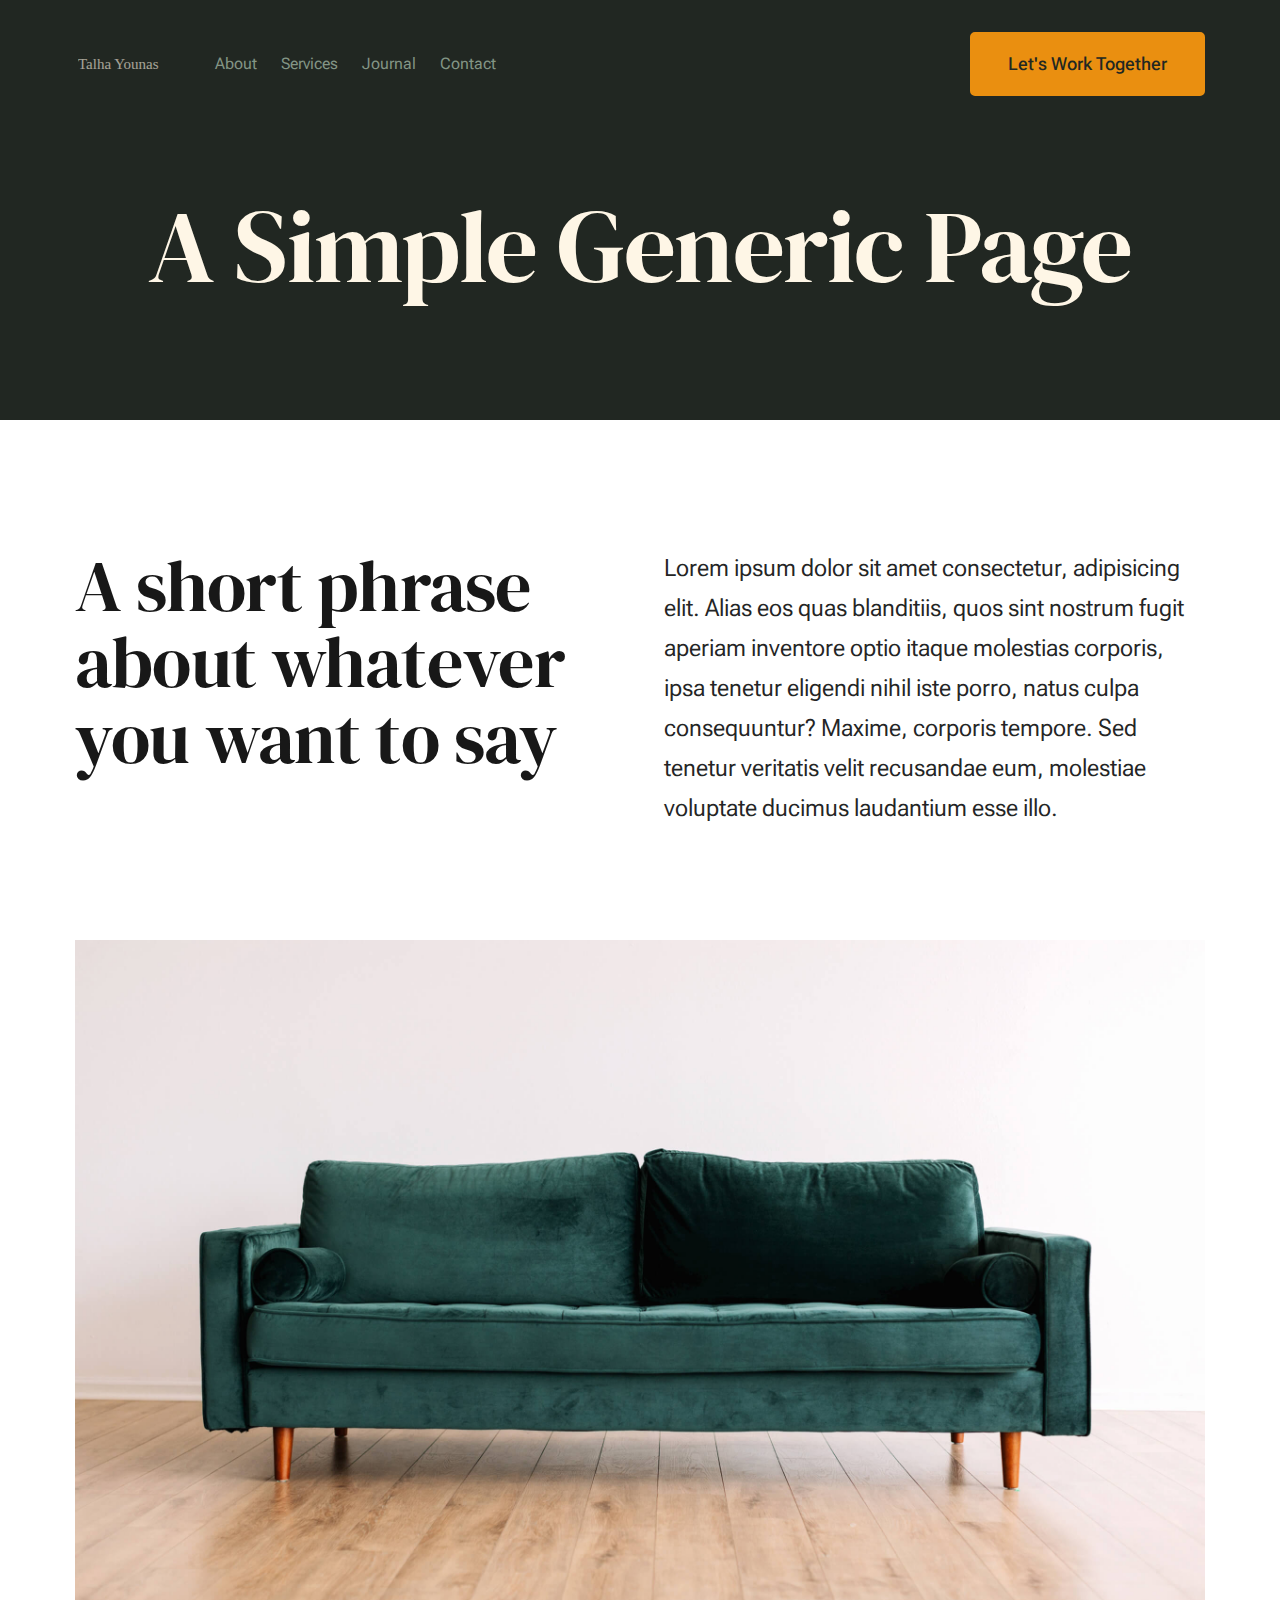
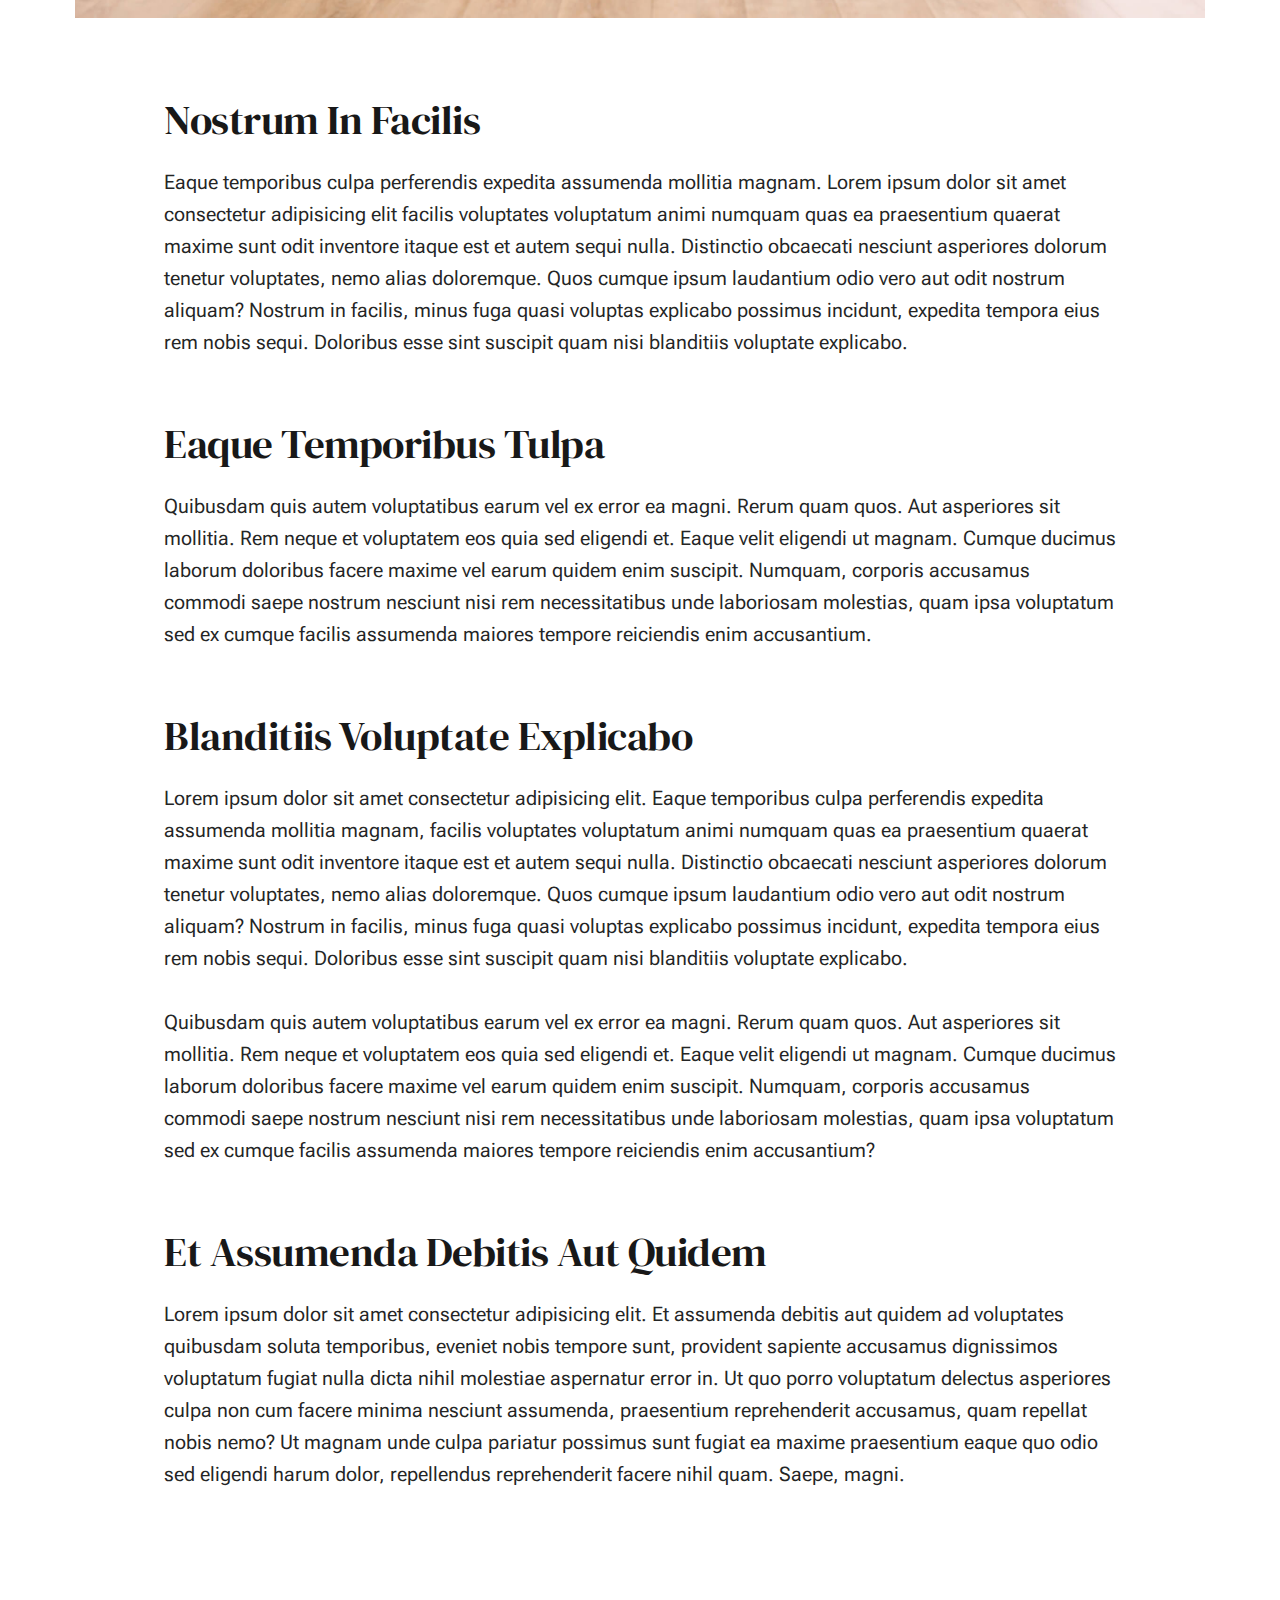
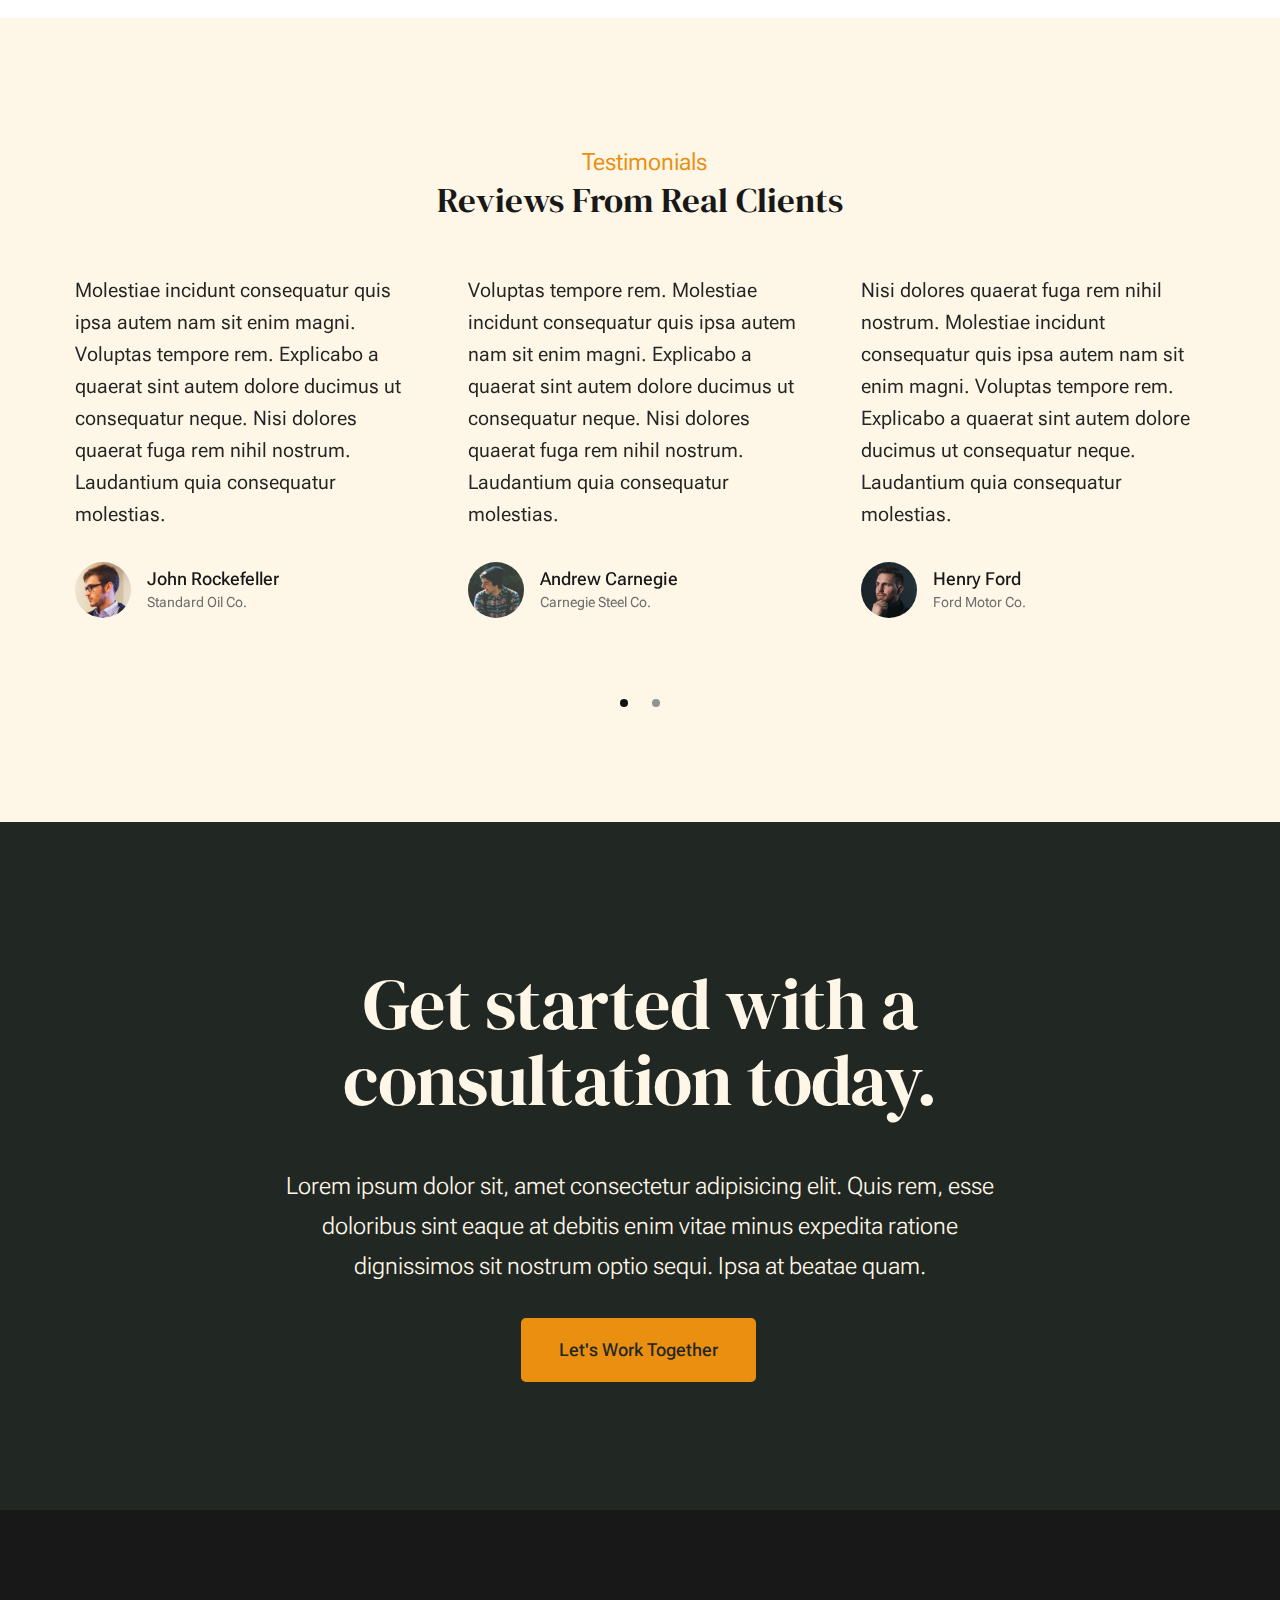
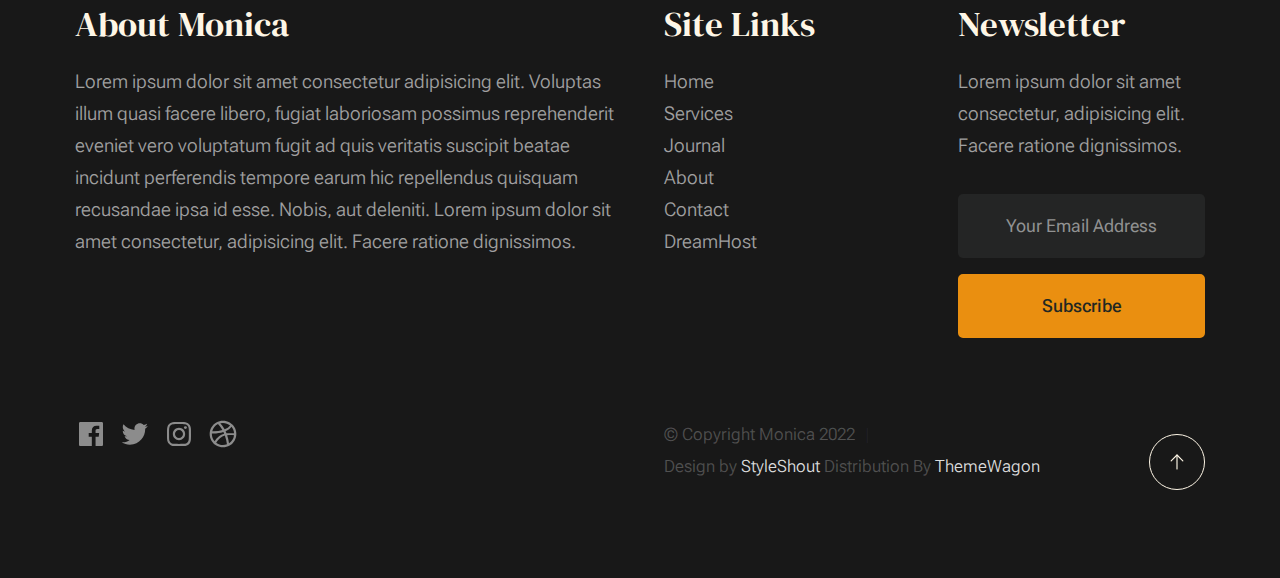
<file: generic.html>
<!DOCTYPE html>
<html lang="en" class="no-js" >
<head>

    <!--- basic page needs
    ================================================== -->
    <meta charset="utf-8">
    <meta name="viewport" content="width=device-width, initial-scale=1">
    <title>Generic - Monica</title>

    <script>
        document.documentElement.classList.remove('no-js');
        document.documentElement.classList.add('js');
    </script>

    <!-- CSS
    ================================================== -->
    <link rel="stylesheet" href="css/vendor.css">
    <link rel="stylesheet" href="css/styles.css">

    <!-- favicons
    ================================================== -->
    <link rel="apple-touch-icon" sizes="180x180" href="apple-touch-icon.png">
    <link rel="icon" type="image/png" sizes="32x32" href="favicon-32x32.png">
    <link rel="icon" type="image/png" sizes="16x16" href="favicon-16x16.png">
    <link rel="manifest" href="site.webmanifest">

</head>


<body id="top">


    <!-- preloader
    ================================================== -->
    <div id="preloader">
        <div id="loader" class="dots-fade">
            <div></div>
            <div></div>
            <div></div>
        </div>
    </div>


    <!-- page wrap
    ================================================== -->
    <div id="page" class="s-pagewrap">


        <!-- # site header 
        ================================================== -->
        <header class="s-header">

            <div class="row s-header__inner width-sixteen-col">

                <div class="s-header__block">
                    <div class="s-header__logo">
                        <a class="logo" href="index.html">
                            <img src="images/logo.svg" alt="Homepage">
                        </a>
                    </div>

                    <a class="s-header__menu-toggle" href="#0"><span>Menu</span></a>
                </div> <!-- end s-header__block -->

                <nav class="s-header__nav">
    
                    <ul class="s-header__menu-links">
                        <li><a href="about.html">About</a></li>
                        <li><a href="services.html">Services</a></li>
                        <li><a href="blog.html">Journal</a></li>
                        <li><a href="contact.html">Contact</a></li>
                    </ul> <!-- s-header__menu-links -->

                    <div class="s-header__contact">
                        <a href="contact.html" class="btn btn--primary s-header__contact-btn">Let's Work Together</a>                        
                    </div> <!-- s-header__contact -->
    
                </nav> <!-- end s-header__nav -->

            </div> <!-- end s-header__inner -->

        </header> <!-- end s-header -->


        <!-- # site main content
        ================================================== -->
        <section id="content" class="s-content">

               <section class="s-pageheader pageheader">
                    <div class="row">
                        <div class="column xl-12">
                            <h1 class="page-title">
                               A Simple Generic Page
                            </h1>
                            
                        </div>
                    </div>
               </section> <!-- end pageheader --> 

               <section class="s-pagecontent pagecontent">

                    <div class="row pageintro">
                        <div class="column xl-6 lg-12">
                            <h2 class="text-display-title">A short phrase about whatever you want to say</h2>
                        </div>
                        <div class="column xl-6 lg-12 u-flexitem-x-right">
                            <p class="lead">
                            Lorem ipsum dolor sit amet consectetur, adipisicing elit. Alias eos quas blanditiis, quos sint nostrum fugit aperiam 
                            inventore optio itaque molestias corporis, ipsa tenetur eligendi nihil iste porro, natus culpa consequuntur? Maxime, 
                            corporis tempore. Sed tenetur veritatis velit recusandae eum, molestiae voluptate ducimus laudantium esse illo. 
                            </p>
                        </div>                       
                    </div> <!-- end pageintro -->   
                    
                    <div class="row pagemedia">
                        <d class="column xl-12">
                            <figure class="page-media">                                
                                <img src="images/sample-1200.jpg" 
                                     srcset="images/sample-2400.jpg 2400w, 
                                             images/sample-1200.jpg 1200w, 
                                             images/sample-600.jpg 600w" sizes="(max-width: 2400px) 100vw, 2400px" alt="">
                            </figure>
                        </d>
                    </div> <!-- end pagemedia -->

                    <div class="row width-narrower pagemain">
                        <div class="column xl-12"> 

                            <h2>Nostrum In Facilis</h2>
                            <p>
                            Eaque temporibus culpa perferendis expedita assumenda mollitia magnam. Lorem ipsum dolor sit amet consectetur adipisicing elit
                            facilis voluptates voluptatum animi numquam quas ea praesentium quaerat maxime sunt odit inventore itaque est et autem sequi nulla. 
                            Distinctio obcaecati nesciunt asperiores dolorum tenetur voluptates, nemo alias doloremque. Quos cumque ipsum laudantium odio vero 
                            aut odit nostrum aliquam? Nostrum in facilis, minus fuga quasi voluptas explicabo possimus incidunt, expedita tempora eius rem nobis sequi. 
                            Doloribus esse sint suscipit quam nisi blanditiis voluptate explicabo.
                            </p>

                            <h2>Eaque Temporibus Tulpa</h2>

                            <p>
                            Quibusdam quis autem voluptatibus earum vel ex error ea magni. Rerum quam quos. Aut asperiores sit mollitia. Rem neque et voluptatem 
                            eos quia sed eligendi et. Eaque velit eligendi ut magnam. Cumque ducimus laborum doloribus facere maxime vel earum quidem enim suscipit. 
                            Numquam, corporis accusamus commodi saepe nostrum nesciunt nisi rem necessitatibus unde laboriosam molestias, quam ipsa voluptatum sed 
                            ex cumque facilis assumenda maiores tempore reiciendis enim accusantium.
                            </p>

                            <h2>Blanditiis Voluptate Explicabo</h2>
                            <p>
                            Lorem ipsum dolor sit amet consectetur adipisicing elit. Eaque temporibus culpa perferendis expedita assumenda mollitia magnam, 
                            facilis voluptates voluptatum animi numquam quas ea praesentium quaerat maxime sunt odit inventore itaque est et autem sequi nulla. 
                            Distinctio obcaecati nesciunt asperiores dolorum tenetur voluptates, nemo alias doloremque. Quos cumque ipsum laudantium odio vero aut 
                            odit nostrum aliquam? Nostrum in facilis, minus fuga quasi voluptas explicabo possimus incidunt, expedita tempora eius rem nobis sequi. 
                            Doloribus esse sint suscipit quam nisi blanditiis voluptate explicabo.
                            </p>

                            <p>
                            Quibusdam quis autem voluptatibus earum vel ex error ea magni. Rerum quam quos. Aut asperiores sit mollitia. Rem neque et voluptatem 
                            eos quia sed eligendi et. Eaque velit eligendi ut magnam. Cumque ducimus laborum doloribus facere maxime vel earum quidem enim suscipit. 
                            Numquam, corporis accusamus commodi saepe nostrum nesciunt nisi rem necessitatibus unde laboriosam molestias, quam ipsa voluptatum sed 
                            ex cumque facilis assumenda maiores tempore reiciendis enim accusantium?
                            </p>                   

                            <h2>Et Assumenda Debitis Aut Quidem</h2>
                            <p>
                            Lorem ipsum dolor sit amet consectetur adipisicing elit. Et assumenda debitis aut quidem ad voluptates quibusdam soluta temporibus, 
                            eveniet nobis tempore sunt, provident sapiente accusamus dignissimos voluptatum fugiat nulla dicta nihil molestiae aspernatur error in. 
                            Ut quo porro voluptatum delectus asperiores culpa non cum facere minima nesciunt assumenda, praesentium reprehenderit accusamus, quam 
                            repellat nobis nemo? Ut magnam unde culpa pariatur possimus sunt fugiat ea maxime praesentium eaque quo odio sed eligendi harum dolor, 
                            repellendus reprehenderit facere nihil quam. Saepe, magni.
                            </p>

                        </div> <!-- end grid-block-->
                    </div> <!-- end pagemain -->

               </section> <!-- pagecontent -->

               <section class="s-testimonials">

                    <div class="s-testimonials__header row row-x-center text-center">
                        <div class="column xl-8 lg-12">
        
                            <p class="text-pretitle">
                            Testimonials
                            </p>
                            <h3>
                            Reviews From Real Clients
                            </h3>                        
        
                        </div>
                    </div> <!--end s-testimonials__header -->

                    <div class="row s-testimonials__content">
                        <div class="column xl-12 testimonials">

                            <div class="swiper-container testimonials__slider page-slider">

                                <div class="swiper-wrapper">
                                    <div class="testimonials__slide swiper-slide">
                                        <p>
                                        Molestiae incidunt consequatur quis ipsa autem nam sit enim magni. Voluptas tempore rem. 
                                        Explicabo a quaerat sint autem dolore ducimus ut consequatur neque. Nisi dolores quaerat fuga rem nihil nostrum.
                                        Laudantium quia consequatur molestias.
                                        </p>
                                        <div class="testimonials__author">
                                            <img src="images/avatars/user-01.jpg" alt="Author image" class="testimonials__avatar">
                                            <cite class="testimonials__cite">
                                                <strong>John Rockefeller</strong>
                                                <span>Standard Oil Co.</span>
                                            </cite>
                                        </div>
                                    </div>
                                    <div class="testimonials__slide swiper-slide">
                                        <p>
                                        Voluptas tempore rem. Molestiae incidunt consequatur quis ipsa autem nam sit enim magni. 
                                        Explicabo a quaerat sint autem dolore ducimus ut consequatur neque. Nisi dolores quaerat fuga rem nihil nostrum.
                                        Laudantium quia consequatur molestias.
                                        </p>
                                        <div class="testimonials__author">
                                            <img src="images/avatars/user-04.jpg" alt="Author image" class="testimonials__avatar">
                                            <cite class="testimonials__cite">
                                                <strong>Andrew Carnegie</strong>
                                                <span>Carnegie Steel Co.</span>
                                            </cite>
                                        </div>
                                    </div>
                                    <div class="testimonials__slide swiper-slide">
                                        <p>
                                        Nisi dolores quaerat fuga rem nihil nostrum. Molestiae incidunt consequatur quis ipsa autem nam sit enim magni. 
                                        Voluptas tempore rem. Explicabo a quaerat sint autem dolore ducimus ut consequatur neque. 
                                        Laudantium quia consequatur molestias.
                                        </p>
                                        <div class="testimonials__author">
                                            <img src="images/avatars/user-06.jpg" alt="Author image" class="testimonials__avatar">
                                            <cite class="testimonials__cite">
                                                <strong>Henry Ford</strong>
                                                <span>Ford Motor Co.</span>
                                            </cite>
                                        </div>
                                    </div>
                                    <div class="testimonials__slide swiper-slide">
                                        <p>
                                        Molestiae incidunt consequatur quis ipsa autem nam sit enim magni. Voluptas tempore rem. 
                                        Explicabo a quaerat sint autem dolore ducimus ut consequatur neque. Nisi dolores quaerat fuga rem nihil nostrum.
                                        Laudantium quia consequatur molestias.
                                        </p>
                                        <div class="testimonials__author">
                                            <img src="images/avatars/user-02.jpg" alt="Author image" class="testimonials__avatar">
                                            <cite class="testimonials__cite">
                                                <strong>John Morgan</strong>
                                                <span>JP Morgan & Co.</span>
                                            </cite>
                                        </div>
                                    </div> 
                                </div> <!-- end swiper-wrapper --> 

                                <div class="swiper-pagination"></div>

                            </div> <!--end testimonials__slider --> 

                        </div> <!-- testimonials -->
                    </div> <!--end s-testimonials__content -->

               </section> <!-- end s-testimonials -->

        </section> <!-- s-content-->

        <!-- # cta
        ================================================== -->
        <section id="cta" class="s-cta">

            <div class="row row-x-center text-center">
                <div class="column xl-8 lg-12">

                    <div class="s-cta__content">
                        <h2 class="text-display-title">
                        Get started with a consultation today.
                        </h2>
                        <p class="lead">
                        Lorem ipsum dolor sit, amet consectetur adipisicing elit. Quis rem, esse doloribus sint eaque at debitis enim vitae minus expedita ratione dignissimos sit nostrum optio sequi. Ipsa at beatae quam.
                        </p>
                        <a href="contact.html" class="btn btn--primary">Let's Work Together</a>
                    </div>

                </div>
            </div>

        </section> <!-- end s-cta -->


        <!-- # footer 
        ================================================== -->
        <footer class="s-footer">
            <div class="row s-footer__content">
                <div class="column xl-6 lg-6 md-12 s-footer__block s-footer__about">                    
                    <h3>About Monica</h3>
                    <p>
                    Lorem ipsum dolor sit amet consectetur adipisicing elit. Voluptas illum quasi facere libero, 
                    fugiat laboriosam possimus reprehenderit eveniet vero voluptatum fugit ad quis veritatis suscipit beatae 
                    incidunt perferendis tempore earum hic repellendus quisquam recusandae ipsa id esse. Nobis, aut deleniti.
                    Lorem ipsum dolor sit amet consectetur, adipisicing elit. Facere ratione dignissimos.
                    </p>               
                </div>                
                <div class="column xl-3 lg-6 md-12 s-footer__block s-footer__site-links">
                    <h3>Site Links</h3>
                    <ul class="link-list">
                        <li><a href="index.html">Home</a></li>
                        <li><a href="services.html">Services</a></li>
                        <li><a href="blog.html">Journal</a></li>
                        <li><a href="about.html">About</a></li>
                        <li><a href="contact.html">Contact</a></li>
                        <li><a href="https://www.dreamhost.com/r.cgi?287326">DreamHost</a></li>
                    </ul>
                </div>
                <div class="column xl-3 lg-6 md-12 tab-12 s-footer__block s-footer__newsletter">
                    <h3>Newsletter</h3>

                    <p>
                    Lorem ipsum dolor sit amet consectetur, adipisicing elit. Facere ratione dignissimos.
                    </p>

                    <div class="subscribe-form">
                        <form id="mc-form" class="mc-form">
                            <input type="email" name="EMAIL" id="mce-EMAIL" class="u-fullwidth text-center" placeholder="Your Email Address" title="The domain portion of the email address is invalid (the portion after the @)." pattern="^([^\x00-\x20\x22\x28\x29\x2c\x2e\x3a-\x3c\x3e\x40\x5b-\x5d\x7f-\xff]+|\x22([^\x0d\x22\x5c\x80-\xff]|\x5c[\x00-\x7f])*\x22)(\x2e([^\x00-\x20\x22\x28\x29\x2c\x2e\x3a-\x3c\x3e\x40\x5b-\x5d\x7f-\xff]+|\x22([^\x0d\x22\x5c\x80-\xff]|\x5c[\x00-\x7f])*\x22))*\x40([^\x00-\x20\x22\x28\x29\x2c\x2e\x3a-\x3c\x3e\x40\x5b-\x5d\x7f-\xff]+|\x5b([^\x0d\x5b-\x5d\x80-\xff]|\x5c[\x00-\x7f])*\x5d)(\x2e([^\x00-\x20\x22\x28\x29\x2c\x2e\x3a-\x3c\x3e\x40\x5b-\x5d\x7f-\xff]+|\x5b([^\x0d\x5b-\x5d\x80-\xff]|\x5c[\x00-\x7f])*\x5d))*(\.\w{2,})+$" required>
                            <input type="submit" name="subscribe" value="Subscribe" class="btn btn--primary btn--small u-fullwidth">
                            <!-- <div style="position: absolute; left: -5000px;" aria-hidden="true"><input type="text" name="b_cdb7b577e41181934ed6a6a44_9a91cfe7b3" tabindex="-1" value=""></div> -->
                            <div class="mc-status"></div>
                        </form>
                    </div>
                </div>
            </div>    
            
            <div class="row s-footer__bottom">
                <div class="column xl-6 lg-12">
                    <ul class="s-footer__social social-list">
                        <li>
                            <a href="#0">
                                <svg xmlns="http://www.w3.org/2000/svg" width="24" height="24" viewBox="0 0 24 24" style="fill:rgba(0, 0, 0, 1);transform:;-ms-filter:"><path d="M20,3H4C3.447,3,3,3.448,3,4v16c0,0.552,0.447,1,1,1h8.615v-6.96h-2.338v-2.725h2.338v-2c0-2.325,1.42-3.592,3.5-3.592 c0.699-0.002,1.399,0.034,2.095,0.107v2.42h-1.435c-1.128,0-1.348,0.538-1.348,1.325v1.735h2.697l-0.35,2.725h-2.348V21H20 c0.553,0,1-0.448,1-1V4C21,3.448,20.553,3,20,3z"></path></svg>
                                <span class="u-screen-reader-text">Facebook</span>
                            </a>
                        </li>
                        <li>
                            <a href="#0">
                                <svg xmlns="http://www.w3.org/2000/svg" width="24" height="24" viewBox="0 0 24 24" style="fill:rgba(0, 0, 0, 1);transform:;-ms-filter:"><path d="M19.633,7.997c0.013,0.175,0.013,0.349,0.013,0.523c0,5.325-4.053,11.461-11.46,11.461c-2.282,0-4.402-0.661-6.186-1.809 c0.324,0.037,0.636,0.05,0.973,0.05c1.883,0,3.616-0.636,5.001-1.721c-1.771-0.037-3.255-1.197-3.767-2.793 c0.249,0.037,0.499,0.062,0.761,0.062c0.361,0,0.724-0.05,1.061-0.137c-1.847-0.374-3.23-1.995-3.23-3.953v-0.05 c0.537,0.299,1.16,0.486,1.82,0.511C3.534,9.419,2.823,8.184,2.823,6.787c0-0.748,0.199-1.434,0.548-2.032 c1.983,2.443,4.964,4.04,8.306,4.215c-0.062-0.3-0.1-0.611-0.1-0.923c0-2.22,1.796-4.028,4.028-4.028 c1.16,0,2.207,0.486,2.943,1.272c0.91-0.175,1.782-0.512,2.556-0.973c-0.299,0.935-0.936,1.721-1.771,2.22 c0.811-0.088,1.597-0.312,2.319-0.624C21.104,6.712,20.419,7.423,19.633,7.997z"></path></svg>
                                <span class="u-screen-reader-text">Twitter</span>
                            </a>
                        </li>
                        <li>
                            <a href="#0">
                                <svg xmlns="http://www.w3.org/2000/svg" width="24" height="24" viewBox="0 0 24 24" style="fill:rgba(0, 0, 0, 1);transform:;-ms-filter:"><path d="M11.999,7.377c-2.554,0-4.623,2.07-4.623,4.623c0,2.554,2.069,4.624,4.623,4.624c2.552,0,4.623-2.07,4.623-4.624 C16.622,9.447,14.551,7.377,11.999,7.377L11.999,7.377z M11.999,15.004c-1.659,0-3.004-1.345-3.004-3.003 c0-1.659,1.345-3.003,3.004-3.003s3.002,1.344,3.002,3.003C15.001,13.659,13.658,15.004,11.999,15.004L11.999,15.004z"></path><circle cx="16.806" cy="7.207" r="1.078"></circle><path d="M20.533,6.111c-0.469-1.209-1.424-2.165-2.633-2.632c-0.699-0.263-1.438-0.404-2.186-0.42 c-0.963-0.042-1.268-0.054-3.71-0.054s-2.755,0-3.71,0.054C7.548,3.074,6.809,3.215,6.11,3.479C4.9,3.946,3.945,4.902,3.477,6.111 c-0.263,0.7-0.404,1.438-0.419,2.186c-0.043,0.962-0.056,1.267-0.056,3.71c0,2.442,0,2.753,0.056,3.71 c0.015,0.748,0.156,1.486,0.419,2.187c0.469,1.208,1.424,2.164,2.634,2.632c0.696,0.272,1.435,0.426,2.185,0.45 c0.963,0.042,1.268,0.055,3.71,0.055s2.755,0,3.71-0.055c0.747-0.015,1.486-0.157,2.186-0.419c1.209-0.469,2.164-1.424,2.633-2.633 c0.263-0.7,0.404-1.438,0.419-2.186c0.043-0.962,0.056-1.267,0.056-3.71s0-2.753-0.056-3.71C20.941,7.57,20.801,6.819,20.533,6.111z M19.315,15.643c-0.007,0.576-0.111,1.147-0.311,1.688c-0.305,0.787-0.926,1.409-1.712,1.711c-0.535,0.199-1.099,0.303-1.67,0.311 c-0.95,0.044-1.218,0.055-3.654,0.055c-2.438,0-2.687,0-3.655-0.055c-0.569-0.007-1.135-0.112-1.669-0.311 c-0.789-0.301-1.414-0.923-1.719-1.711c-0.196-0.534-0.302-1.099-0.311-1.669c-0.043-0.95-0.053-1.218-0.053-3.654 c0-2.437,0-2.686,0.053-3.655c0.007-0.576,0.111-1.146,0.311-1.687c0.305-0.789,0.93-1.41,1.719-1.712 c0.534-0.198,1.1-0.303,1.669-0.311c0.951-0.043,1.218-0.055,3.655-0.055c2.437,0,2.687,0,3.654,0.055 c0.571,0.007,1.135,0.112,1.67,0.311c0.786,0.303,1.407,0.925,1.712,1.712c0.196,0.534,0.302,1.099,0.311,1.669 c0.043,0.951,0.054,1.218,0.054,3.655c0,2.436,0,2.698-0.043,3.654H19.315z"></path></svg>
                                <span class="u-screen-reader-text">Instagram</span>
                            </a>
                        </li>
                        <li>
                            <a href="#0">
                                <svg xmlns="http://www.w3.org/2000/svg" width="24" height="24" viewBox="0 0 24 24" style="fill: rgba(0, 0, 0, 1);transform: ;msFilter:;"><path d="M20.66 6.98a9.932 9.932 0 0 0-3.641-3.64C15.486 2.447 13.813 2 12 2s-3.486.447-5.02 1.34c-1.533.893-2.747 2.107-3.64 3.64S2 10.187 2 12s.446 3.487 1.34 5.02a9.924 9.924 0 0 0 3.641 3.64C8.514 21.553 10.187 22 12 22s3.486-.447 5.02-1.34a9.932 9.932 0 0 0 3.641-3.64C21.554 15.487 22 13.813 22 12s-.446-3.487-1.34-5.02zM12 3.66c2 0 3.772.64 5.32 1.919-.92 1.174-2.286 2.14-4.1 2.9-1.002-1.813-2.088-3.327-3.261-4.54A7.715 7.715 0 0 1 12 3.66zM5.51 6.8a8.116 8.116 0 0 1 2.711-2.22c1.212 1.201 2.325 2.7 3.34 4.5-2 .6-4.114.9-6.341.9-.573 0-1.006-.013-1.3-.04A8.549 8.549 0 0 1 5.51 6.8zM3.66 12c0-.054.003-.12.01-.2.007-.08.01-.146.01-.2.254.014.641.02 1.161.02 2.666 0 5.146-.367 7.439-1.1.187.373.381.793.58 1.26-1.32.293-2.674 1.006-4.061 2.14S6.4 16.247 5.76 17.5c-1.4-1.587-2.1-3.42-2.1-5.5zM12 20.34c-1.894 0-3.594-.587-5.101-1.759.601-1.187 1.524-2.322 2.771-3.401 1.246-1.08 2.483-1.753 3.71-2.02a29.441 29.441 0 0 1 1.56 6.62 8.166 8.166 0 0 1-2.94.56zm7.08-3.96a8.351 8.351 0 0 1-2.58 2.621c-.24-2.08-.7-4.107-1.379-6.081.932-.066 1.765-.1 2.5-.1.799 0 1.686.034 2.659.1a8.098 8.098 0 0 1-1.2 3.46zm-1.24-5c-1.16 0-2.233.047-3.22.14a27.053 27.053 0 0 0-.68-1.62c2.066-.906 3.532-2.006 4.399-3.3 1.2 1.414 1.854 3.027 1.96 4.84-.812-.04-1.632-.06-2.459-.06z"></path></svg>
                                <span class="u-screen-reader-text">Dribbble</span>
                            </a>
                        </li>
                    </ul> <!-- end s-footer__social -->
                </div>
                <div class="column xl-6 lg-12">
                    <p class="ss-copyright">
                        <span>© Copyright Monica 2022</span> 
                        <span>Design by <a href="https://www.styleshout.com/">StyleShout</a> Distribution By <a href="https://themewagon.com">ThemeWagon</a></span>
                    </p>
                </div>

                <div class="ss-go-top">
                    <a class="smoothscroll" title="Back to Top" href="#top">
                        <svg xmlns="http://www.w3.org/2000/svg" viewBox="0 0 24 24" width="36" height="36" fill="none" stroke="#ffffff" stroke-width="1" stroke-linecap="round" stroke-linejoin="round">&lt;!--!  Atomicons Free 1.00 by @atisalab License - https://atomicons.com/license/ (Icons: CC BY 4.0) Copyright 2021 Atomicons --&gt;<polyline points="17 11 12 6 7 11"></polyline><line x1="12" y1="18" x2="12" y2="6"></line></svg>
                    </a>
                </div> <!-- end ss-go-top -->
            </div>
            
        </footer> <!-- end s-footer -->

    </div> <!-- end page-wrap -->

    <!-- Java Script
    ================================================== -->
    <script src="js/plugins.js"></script>
    <script src="js/main.js"></script>

</body>
</html>
</file>
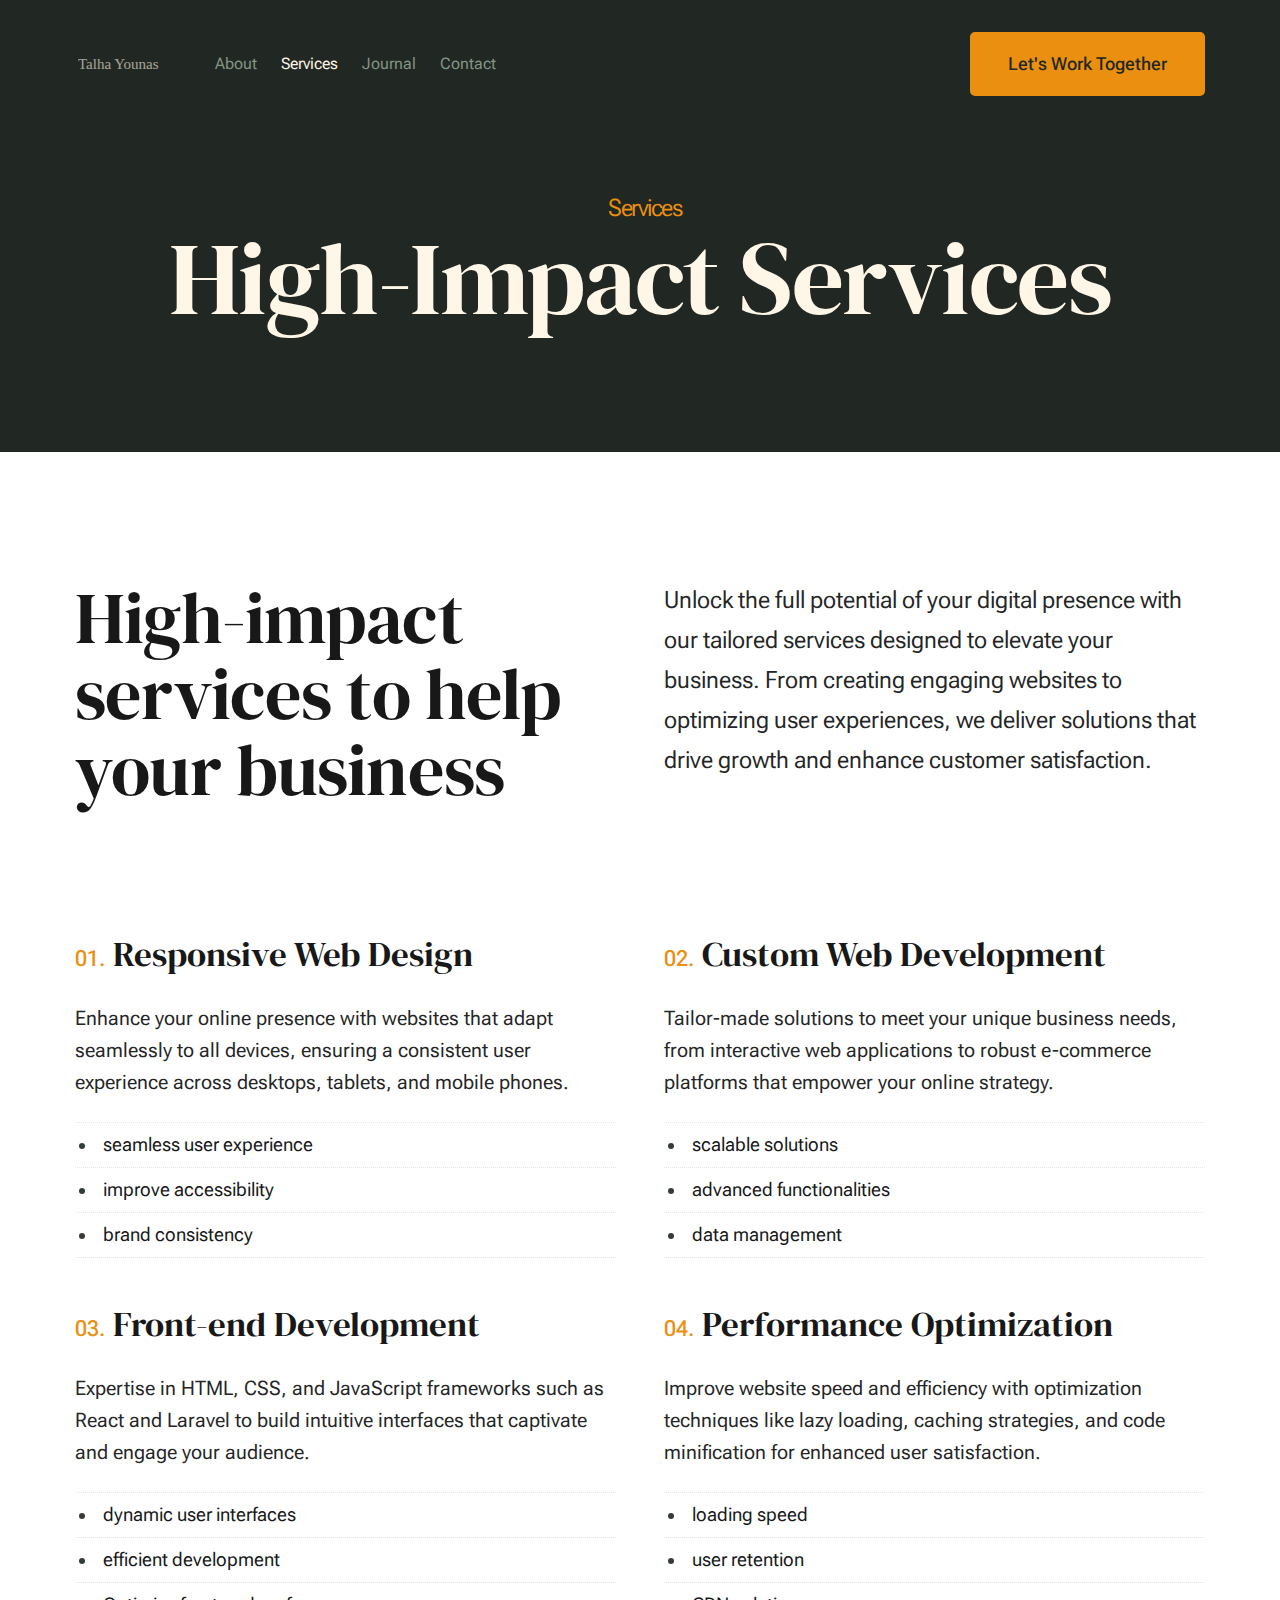
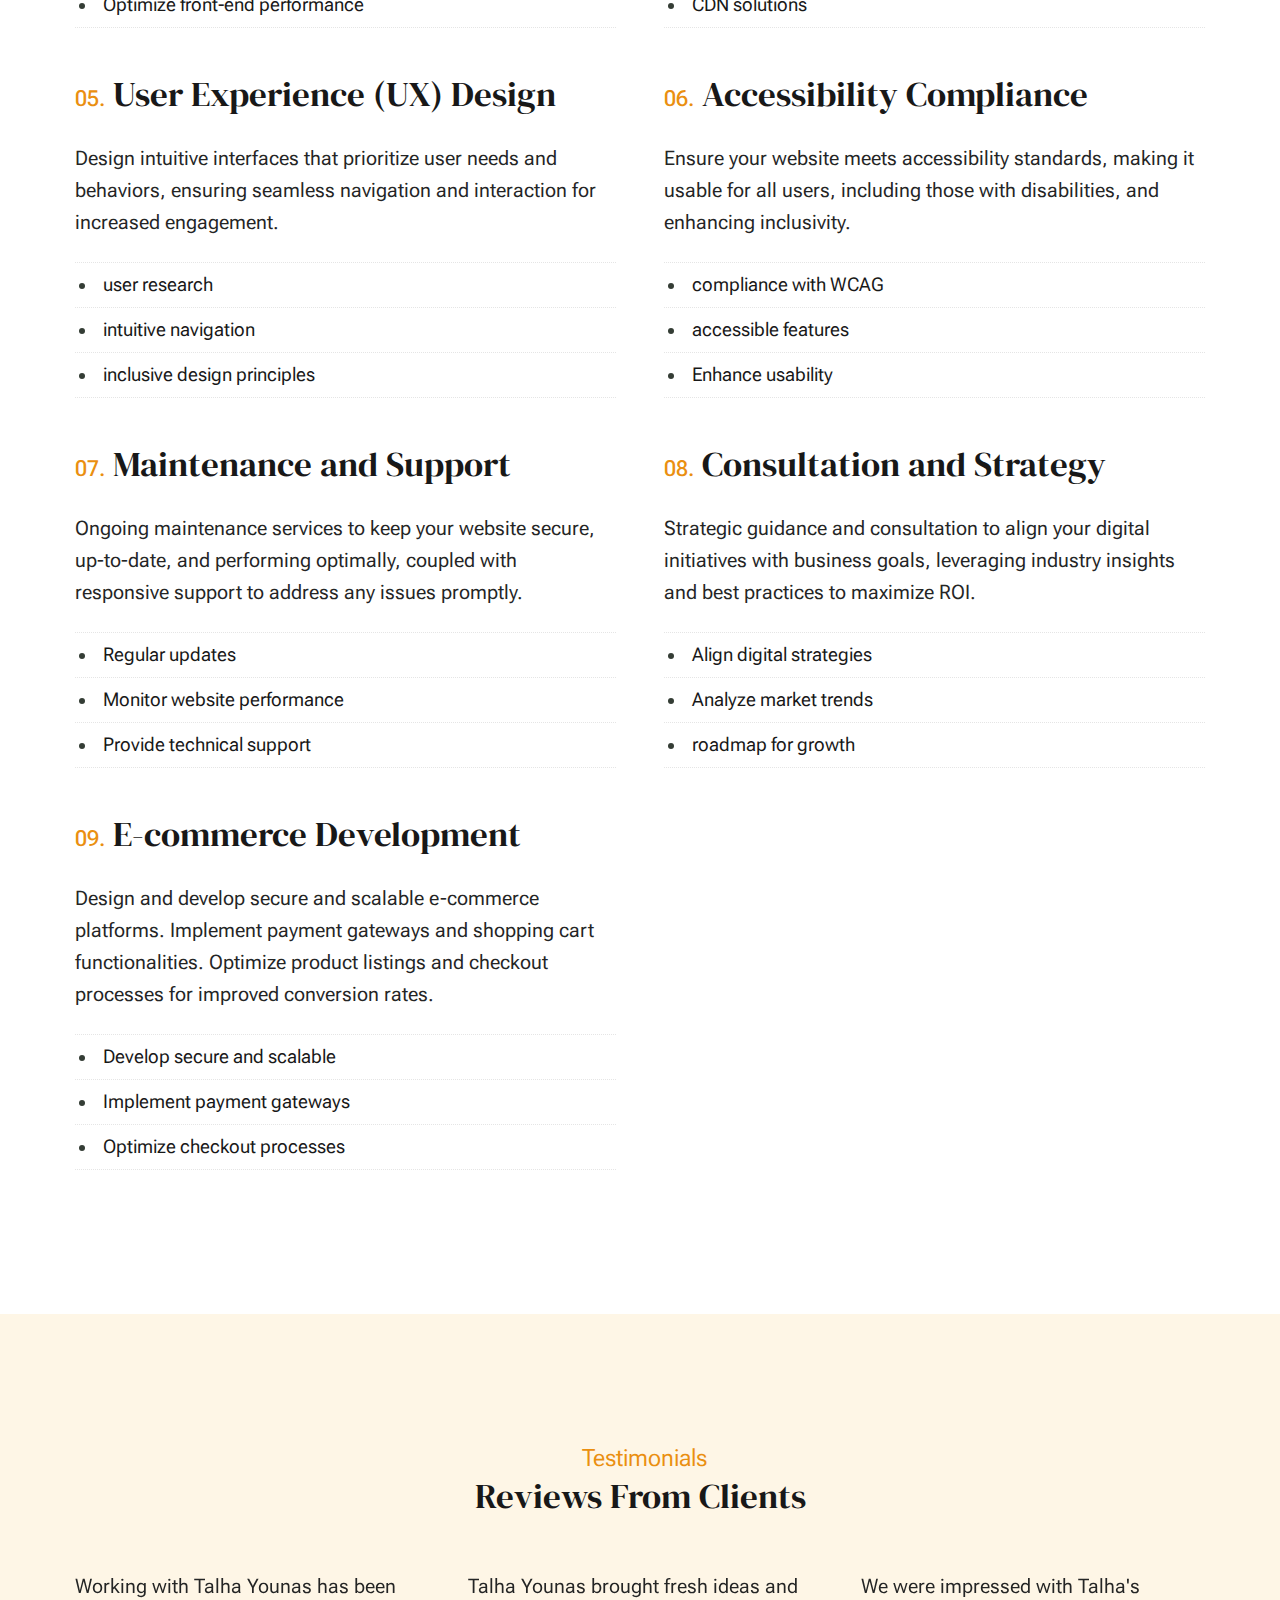
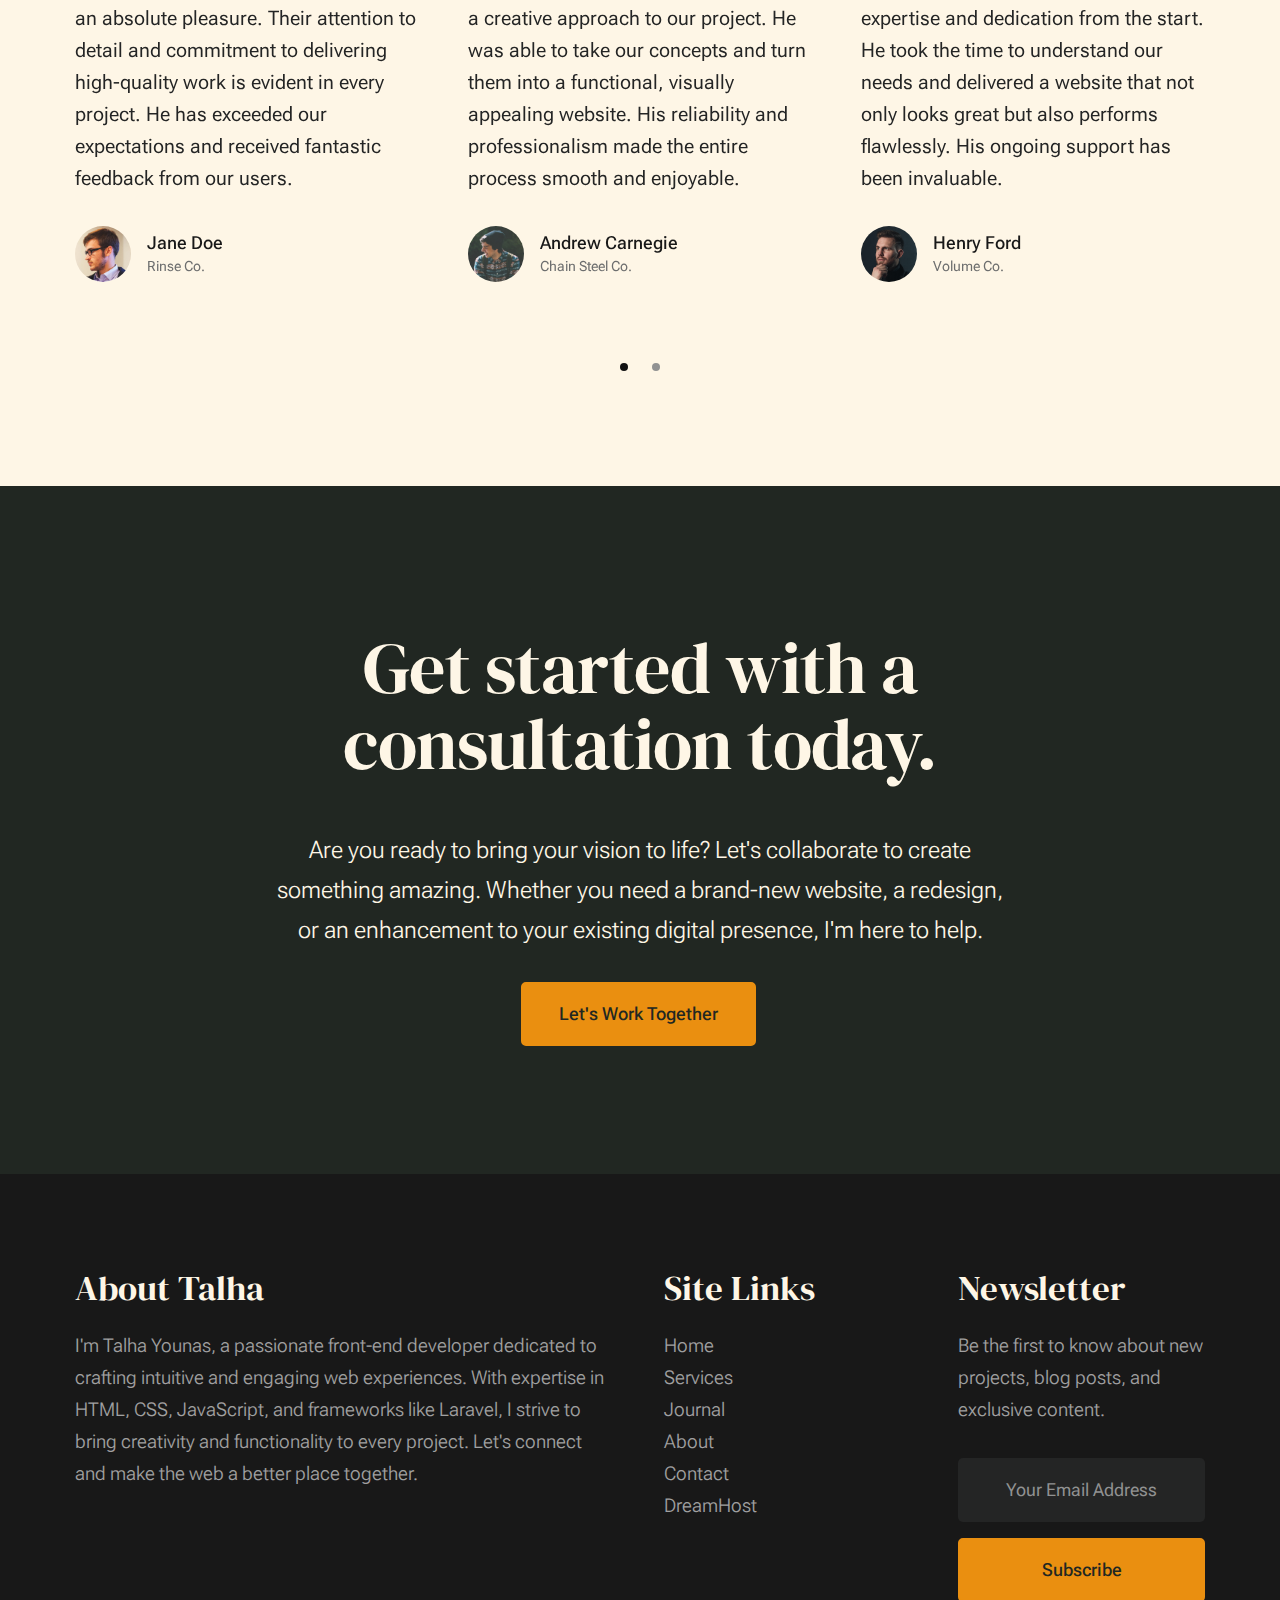
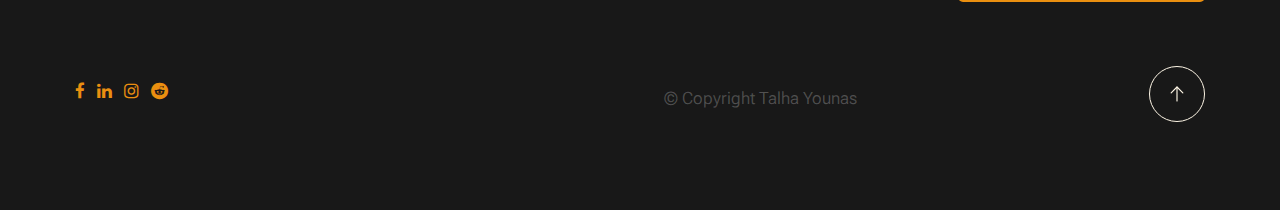
<file: services.html>
<!DOCTYPE html>
<html lang="en" class="no-js">

<head>

    <!--- basic page needs
    ================================================== -->
    <meta charset="utf-8">
    <meta name="viewport" content="width=device-width, initial-scale=1">
    <title>Services - Monica</title>

    <script>
        document.documentElement.classList.remove('no-js');
        document.documentElement.classList.add('js');
    </script>

    <!-- CSS
    ================================================== -->
    <link rel="stylesheet" href="css/vendor.css">
    <link rel="stylesheet" href="css/styles.css">
    <link rel="stylesheet" href="https://cdnjs.cloudflare.com/ajax/libs/font-awesome/4.7.0/css/font-awesome.min.css">

    <!-- favicons
    ================================================== -->
    <link rel="apple-touch-icon" sizes="180x180" href="apple-touch-icon.png">
    <link rel="icon" type="image/png" sizes="32x32" href="favicon-32x32.png">
    <link rel="icon" type="image/png" sizes="16x16" href="favicon-16x16.png">
    <link rel="manifest" href="site.webmanifest">

</head>


<body id="top">


    <!-- preloader
    ================================================== -->
    <div id="preloader">
        <div id="loader" class="dots-fade">
            <div></div>
            <div></div>
            <div></div>
        </div>
    </div>


    <!-- page wrap
    ================================================== -->
    <div id="page" class="s-pagewrap">

        <!-- # site header 
        ================================================== -->
        <header class="s-header">

            <div class="row s-header__inner width-sixteen-col">

                <div class="s-header__block">
                    <div class="s-header__logo">
                        <a class="logo" href="index.html">
                            <img src="images/logo.svg" alt="Homepage">
                        </a>
                    </div>

                    <a class="s-header__menu-toggle" href="#0"><span>Menu</span></a>
                </div>
                <!-- end s-header__block -->

                <nav class="s-header__nav">

                    <ul class="s-header__menu-links">
                        <li><a href="about.html">About</a></li>
                        <li class="current"><a href="services.html">Services</a></li>
                        <li><a href="blog.html">Journal</a></li>
                        <li><a href="contact.html">Contact</a></li>
                    </ul>
                    <!-- s-header__menu-links -->

                    <div class="s-header__contact">
                        <a href="contact.html" class="btn btn--primary s-header__contact-btn">Let's Work Together</a>
                    </div>
                    <!-- s-header__contact -->

                </nav>
                <!-- end s-header__nav -->

            </div>
            <!-- end s-header__inner -->

        </header>
        <!-- end s-header -->

        <!-- # site main content
        ================================================== -->
        <section id="content" class="s-content">

            <section class="s-pageheader pageheader">
                <div class="row">
                    <div class="column xl-12">
                        <h1 class="page-title">
                            <span class="page-title__small-type text-pretitle">Services</span> High-Impact Services
                        </h1>

                    </div>
                </div>
            </section>
            <!-- pageheader -->

            <section class="s-pagecontent pagecontent">

                <div class="row pageintro">
                    <div class="column xl-6 lg-12">
                        <h2 class="text-display-title">High-impact services to help your business</h2>
                    </div>
                    <div class="column xl-6 lg-12 u-flexitem-x-right">
                        <p class="lead">
                            Unlock the full potential of your digital presence with our tailored services designed to elevate your business. From creating engaging websites to optimizing user experiences, we deliver solutions that drive growth and enhance customer satisfaction.
                        </p>
                    </div>
                </div>
                <!-- pageintro -->

                <div class="row">
                    <div class="column xl-12 grid-block">

                        <div class="grid-full grid-list-items list-items show-ctr">

                            <div class="grid-list-items__item list-items__item">
                                <div class="list-items__item-header">
                                    <h3 class="list-items__item-title">Responsive Web Design</h3>
                                </div>
                                <div class="list-items__item-text">
                                    <p>
                                        Enhance your online presence with websites that adapt seamlessly to all devices, ensuring a consistent user experience across desktops, tablets, and mobile phones.
                                    </p>

                                    <ul class="list-services">
                                        <li> seamless user experience</li>
                                        <li>improve accessibility</li>
                                        <li>brand consistency</li>
                                    </ul>
                                </div>
                            </div>
                            <!-- end list-items__item -->
                            <div class="grid-list-items__item list-items__item">
                                <div class="list-items__item-header">
                                    <h3 class="list-items__item-title">Custom Web Development</h3>
                                </div>
                                <div class="list-items__item-text">
                                    <p>
                                        Tailor-made solutions to meet your unique business needs, from interactive web applications to robust e-commerce platforms that empower your online strategy.
                                    </p>

                                    <ul class="list-services">
                                        <li>scalable solutions</li>
                                        <li>advanced functionalities</li>
                                        <li>data management</li>
                                    </ul>
                                </div>
                            </div>
                            <!-- end list-items__item -->
                            <div class="grid-list-items__item list-items__item">
                                <div class="list-items__item-header">
                                    <h3 class="list-items__item-title">Front-end Development</h3>
                                </div>
                                <div class="list-items__item-text">
                                    <p>
                                        Expertise in HTML, CSS, and JavaScript frameworks such as React and Laravel to build intuitive interfaces that captivate and engage your audience.


                                    </p>

                                    <ul class="list-services">
                                        <li>dynamic user interfaces</li>
                                        <li>efficient development</li>
                                        <li>Optimize front-end performance</li>
                                    </ul>
                                </div>
                            </div>
                            <!-- end list-items__item -->
                            <div class="grid-list-items__item list-items__item">
                                <div class="list-items__item-header">
                                    <h3 class="list-items__item-title">Performance Optimization</h3>
                                </div>
                                <div class="list-items__item-text">
                                    <p>
                                        Improve website speed and efficiency with optimization techniques like lazy loading, caching strategies, and code minification for enhanced user satisfaction.
                                    </p>

                                    <ul class="list-services">
                                        <li>loading speed</li>
                                        <li>user retention</li>
                                        <li>CDN solutions</li>
                                    </ul>
                                </div>
                            </div>
                            <!-- end list-items__item -->
                            <div class="grid-list-items__item list-items__item">
                                <div class="list-items__item-header">
                                    <h3 class="list-items__item-title">User Experience (UX) Design</h3>
                                </div>
                                <div class="list-items__item-text">
                                    <p>
                                        Design intuitive interfaces that prioritize user needs and behaviors, ensuring seamless navigation and interaction for increased engagement.
                                    </p>

                                    <ul class="list-services">
                                        <li>user research</li>
                                        <li>intuitive navigation</li>
                                        <li>inclusive design principles</li>
                                    </ul>
                                </div>
                            </div>
                            <!-- end list-items__item -->
                            <div class="grid-list-items__item list-items__item">
                                <div class="list-items__item-header">
                                    <h3 class="list-items__item-title">Accessibility Compliance</h3>
                                </div>
                                <div class="list-items__item-text">
                                    <p>
                                        Ensure your website meets accessibility standards, making it usable for all users, including those with disabilities, and enhancing inclusivity.
                                    </p>

                                    <ul class="list-services">
                                        <li>compliance with WCAG</li>
                                        <li>accessible features</li>
                                        <li>Enhance usability</li>
                                    </ul>
                                </div>
                            </div>
                            <!-- end list-items__item -->
                            <div class="grid-list-items__item list-items__item">
                                <div class="list-items__item-header">
                                    <h3 class="list-items__item-title">Maintenance and Support</h3>
                                </div>
                                <div class="list-items__item-text">
                                    <p>
                                        Ongoing maintenance services to keep your website secure, up-to-date, and performing optimally, coupled with responsive support to address any issues promptly.
                                    </p>

                                    <ul class="list-services">
                                        <li>Regular updates </li>
                                        <li>Monitor website performance</li>
                                        <li>Provide technical support</li>
                                    </ul>
                                </div>
                            </div>
                            <!-- end list-items__item -->
                            <div class="grid-list-items__item list-items__item">
                                <div class="list-items__item-header">
                                    <h3 class="list-items__item-title">Consultation and Strategy</h3>
                                </div>
                                <div class="list-items__item-text">
                                    <p>
                                        Strategic guidance and consultation to align your digital initiatives with business goals, leveraging industry insights and best practices to maximize ROI.
                                    </p>

                                    <ul class="list-services">
                                        <li>Align digital strategies</li>
                                        <li>Analyze market trends</li>
                                        <li>roadmap for growth</li>
                                    </ul>
                                </div>
                            </div>
                            <!-- end list-items__item -->
                            <div class="grid-list-items__item list-items__item">
                                <div class="list-items__item-header">
                                    <h3 class="list-items__item-title">E-commerce Development</h3>
                                </div>
                                <div class="list-items__item-text">
                                    <p>
                                        Design and develop secure and scalable e-commerce platforms. Implement payment gateways and shopping cart functionalities. Optimize product listings and checkout processes for improved conversion rates.
                                    </p>

                                    <ul class="list-services">
                                        <li>Develop secure and scalable</li>
                                        <li>Implement payment gateways</li>
                                        <li>Optimize checkout processes</li>
                                    </ul>
                                </div>
                            </div>
                            <!-- end list-items__item -->

                        </div>
                        <!-- grid-list-items -->


                    </div>
                    <!-- end grid-block-->
                </div>
                <!-- end row -->

            </section>
            <!-- pagecontent -->

            <section class="s-testimonials">

                <div class="s-testimonials__header row row-x-center text-center">
                    <div class="column xl-8 lg-12">

                        <p class="text-pretitle">
                            Testimonials
                        </p>
                        <h3>
                            Reviews From Clients
                        </h3>

                    </div>
                </div>
                <!--end s-testimonials__header -->

                <div class="row s-testimonials__content">
                    <div class="column xl-12 testimonials">

                        <div class="swiper-container testimonials__slider page-slider">

                            <div class="swiper-wrapper">
                                <div class="testimonials__slide swiper-slide">
                                    <p>
                                        Working with Talha Younas has been an absolute pleasure. Their attention to detail and commitment to delivering high-quality work is evident in every project. He has exceeded our expectations and received fantastic feedback from our users.
                                    </p>
                                    <div class="testimonials__author">
                                        <img src="images/avatars/user-01.jpg" alt="Author image" class="testimonials__avatar">
                                        <cite class="testimonials__cite">
                                            <strong>Jane Doe</strong>
                                            <span>Rinse Co.</span>
                                            </cite>
                                    </div>
                                </div>
                                <div class="testimonials__slide swiper-slide">
                                    <p>
                                        Talha Younas brought fresh ideas and a creative approach to our project. He was able to take our concepts and turn them into a functional, visually appealing website. His reliability and professionalism made the entire process smooth and enjoyable.
                                    </p>
                                    <div class="testimonials__author">
                                        <img src="images/avatars/user-04.jpg" alt="Author image" class="testimonials__avatar">
                                        <cite class="testimonials__cite">
                                            <strong>Andrew Carnegie</strong>
                                            <span>Chain Steel Co.</span>
                                            </cite>
                                    </div>
                                </div>
                                <div class="testimonials__slide swiper-slide">
                                    <p>
                                        We were impressed with Talha's expertise and dedication from the start. He took the time to understand our needs and delivered a website that not only looks great but also performs flawlessly. His ongoing support has been invaluable.
                                    </p>
                                    <div class="testimonials__author">
                                        <img src="images/avatars/user-06.jpg" alt="Author image" class="testimonials__avatar">
                                        <cite class="testimonials__cite">
                                            <strong>Henry Ford</strong>
                                            <span>Volume Co.</span>
                                            </cite>
                                    </div>
                                </div>
                                <div class="testimonials__slide swiper-slide">
                                    <p>
                                        He has a remarkable ability to blend functionality with aesthetics. The website he developed for us is not only user-friendly but also visually stunning. His professionalism and willingness to go the extra mile made him a joy to work with.
                                    </p>
                                    <div class="testimonials__author">
                                        <img src="images/avatars/user-02.jpg" alt="Author image" class="testimonials__avatar">
                                        <cite class="testimonials__cite">
                                            <strong>John Morgan</strong>
                                            <span>Cactus Co.</span>
                                            </cite>
                                    </div>
                                </div>
                            </div>
                            <!-- end swiper-wrapper -->

                            <div class="swiper-pagination"></div>

                        </div>
                        <!--end testimonials__slider -->

                    </div>
                    <!-- testimonials -->
                </div>
                <!--end s-testimonials__content -->

            </section>
            <!-- end s-testimonials -->

        </section>
        <!-- s-content-->

        <!-- # cta
        ================================================== -->
        <section id="cta" class="s-cta">

            <div class="row row-x-center text-center">
                <div class="column xl-8 lg-12">

                    <div class="s-cta__content">
                        <h2 class="text-display-title">
                            Get started with a consultation today.
                        </h2>
                        <p class="lead">
                            Are you ready to bring your vision to life? Let's collaborate to create something amazing. Whether you need a brand-new website, a redesign, or an enhancement to your existing digital presence, I'm here to help.
                        </p>
                        <a href="contact.html" class="btn btn--primary">Let's Work Together</a>
                    </div>

                </div>
            </div>

        </section>
        <!-- end s-cta -->


        <!-- # footer 
        ================================================== -->
        <footer class="s-footer">
            <div class="row s-footer__content">
                <div class="column xl-6 lg-6 md-12 s-footer__block s-footer__about">
                    <h3>About Talha</h3>
                    <p>
                        I'm Talha Younas, a passionate front-end developer dedicated to crafting intuitive and engaging web experiences. With expertise in HTML, CSS, JavaScript, and frameworks like Laravel, I strive to bring creativity and functionality to every project. Let's
                        connect and make the web a better place together.</p>
                </div>
                <div class="column xl-3 lg-6 md-12 s-footer__block s-footer__site-links">
                    <h3>Site Links</h3>
                    <ul class="link-list">
                        <li><a href="index.html">Home</a></li>
                        <li><a href="services.html">Services</a></li>
                        <li><a href="blog.html">Journal</a></li>
                        <li><a href="about.html">About</a></li>
                        <li><a href="contact.html">Contact</a></li>
                        <li><a href="https://www.dreamhost.com/r.cgi?287326">DreamHost</a></li>
                    </ul>
                </div>
                <div class="column xl-3 lg-6 md-12 tab-12 s-footer__block s-footer__newsletter">
                    <h3>Newsletter</h3>

                    <p>
                        Be the first to know about new projects, blog posts, and exclusive content.
                    </p>

                    <div class="subscribe-form">
                        <form id="mc-form" class="mc-form">
                            <input type="email" name="EMAIL" id="mce-EMAIL" class="u-fullwidth text-center" placeholder="Your Email Address" title="The domain portion of the email address is invalid (the portion after the @)." pattern="^([^\x00-\x20\x22\x28\x29\x2c\x2e\x3a-\x3c\x3e\x40\x5b-\x5d\x7f-\xff]+|\x22([^\x0d\x22\x5c\x80-\xff]|\x5c[\x00-\x7f])*\x22)(\x2e([^\x00-\x20\x22\x28\x29\x2c\x2e\x3a-\x3c\x3e\x40\x5b-\x5d\x7f-\xff]+|\x22([^\x0d\x22\x5c\x80-\xff]|\x5c[\x00-\x7f])*\x22))*\x40([^\x00-\x20\x22\x28\x29\x2c\x2e\x3a-\x3c\x3e\x40\x5b-\x5d\x7f-\xff]+|\x5b([^\x0d\x5b-\x5d\x80-\xff]|\x5c[\x00-\x7f])*\x5d)(\x2e([^\x00-\x20\x22\x28\x29\x2c\x2e\x3a-\x3c\x3e\x40\x5b-\x5d\x7f-\xff]+|\x5b([^\x0d\x5b-\x5d\x80-\xff]|\x5c[\x00-\x7f])*\x5d))*(\.\w{2,})+$"
                                required>
                            <input type="submit" name="subscribe" value="Subscribe" class="btn btn--primary btn--small u-fullwidth">
                            <!-- <div style="position: absolute; left: -5000px;" aria-hidden="true"><input type="text" name="b_cdb7b577e41181934ed6a6a44_9a91cfe7b3" tabindex="-1" value=""></div> -->
                            <div class="mc-status"></div>
                        </form>
                    </div>
                </div>
            </div>

            <div class="row s-footer__bottom">
                <div class="column xl-6 lg-12">
                    <ul class="s-footer__social social-list">
                        <li>
                            <a href="https://www.facebook.com/talhachandar5" class="fa fa-facebook"></a>

                        </li>
                        <li>
                            <a href="https://www.linkedin.com/in/talha-younas-9791ba318/" class="fa fa-linkedin"></a>
                        </li>
                        <li>
                            <a href="https://www.instagram.com/talha_chandar/" class="fa fa-instagram"></a>
                        </li>
                        <li>
                            <a href="https://www.reddit.com/user/AbjectAd1326/" class="fa fa-reddit"></a>
                        </li>
                    </ul>
                    <!-- end s-footer__social -->
                </div>
                <div class="column xl-6 lg-12">
                    <p class="ss-copyright">
                        <span>© Copyright Talha Younas</span>
                    </p>
                </div>

                <div class="ss-go-top">
                    <a class="smoothscroll" title="Back to Top" href="#top">
                        <svg xmlns="http://www.w3.org/2000/svg" viewBox="0 0 24 24" width="36" height="36" fill="none" stroke="#ffffff" stroke-width="1" stroke-linecap="round" stroke-linejoin="round">&lt;!--!  Atomicons Free 1.00 by @atisalab License - https://atomicons.com/license/ (Icons: CC BY 4.0) Copyright 2021 Atomicons --&gt;<polyline points="17 11 12 6 7 11"></polyline><line x1="12" y1="18" x2="12" y2="6"></line></svg>
                    </a>
                </div>
                <!-- end ss-go-top -->
            </div>

        </footer>
        <!-- end s-footer -->

    </div>
    <!-- end page-wrap -->

    <!-- Java Script
    ================================================== -->
    <script src="js/plugins.js"></script>
    <script src="js/main.js"></script>

</body>

</html>
</file>
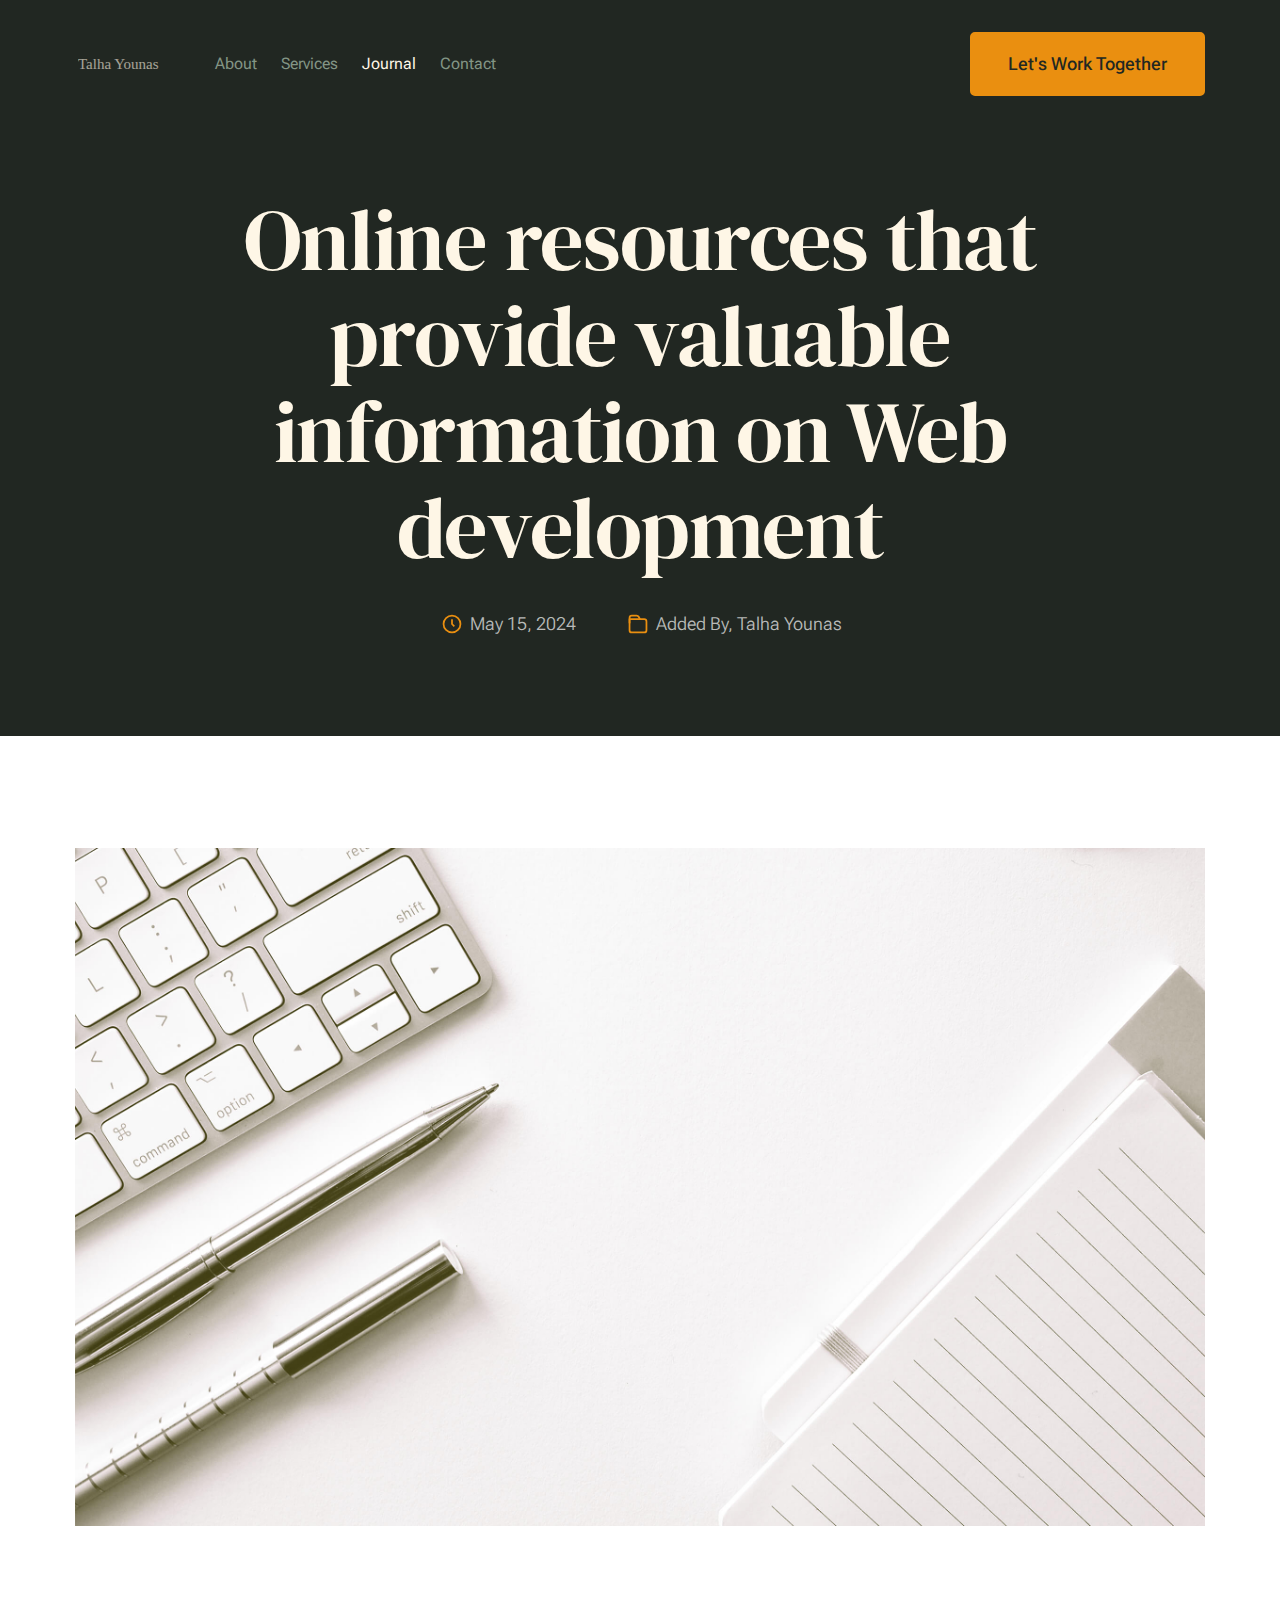
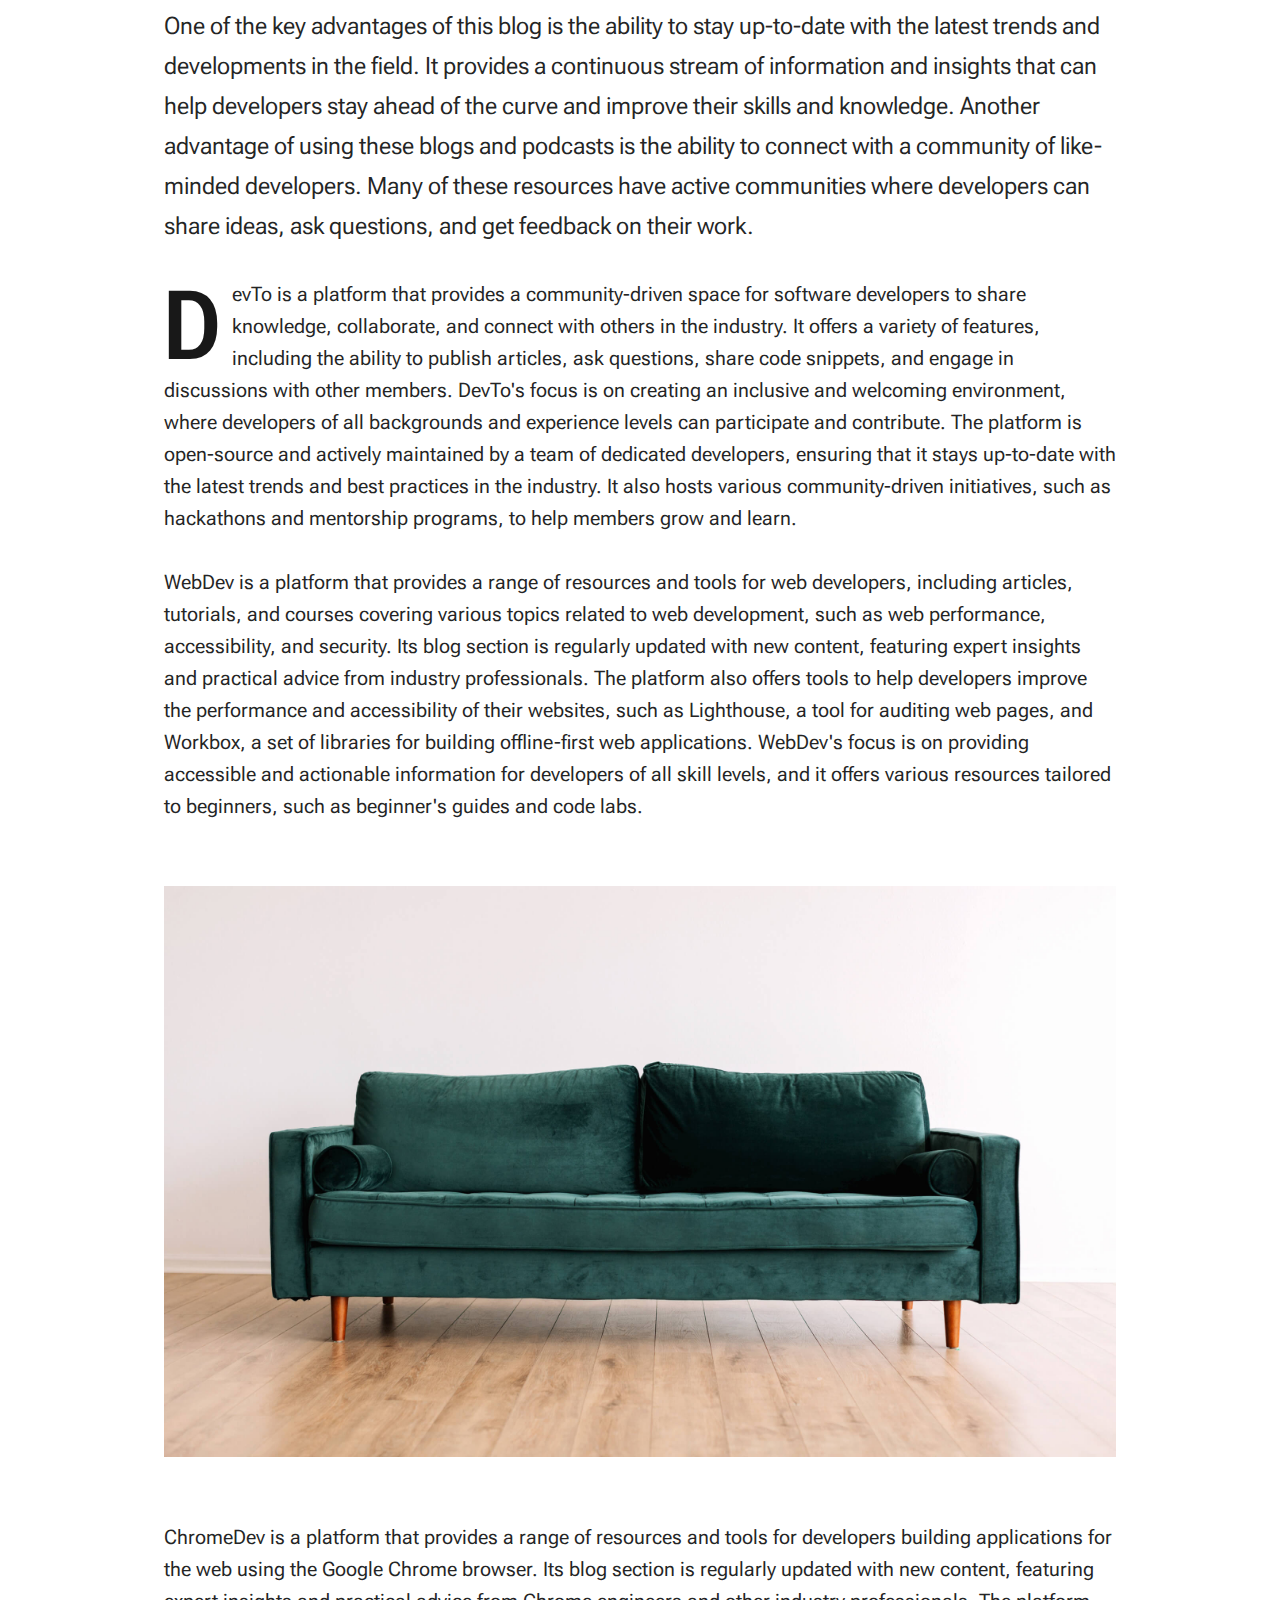
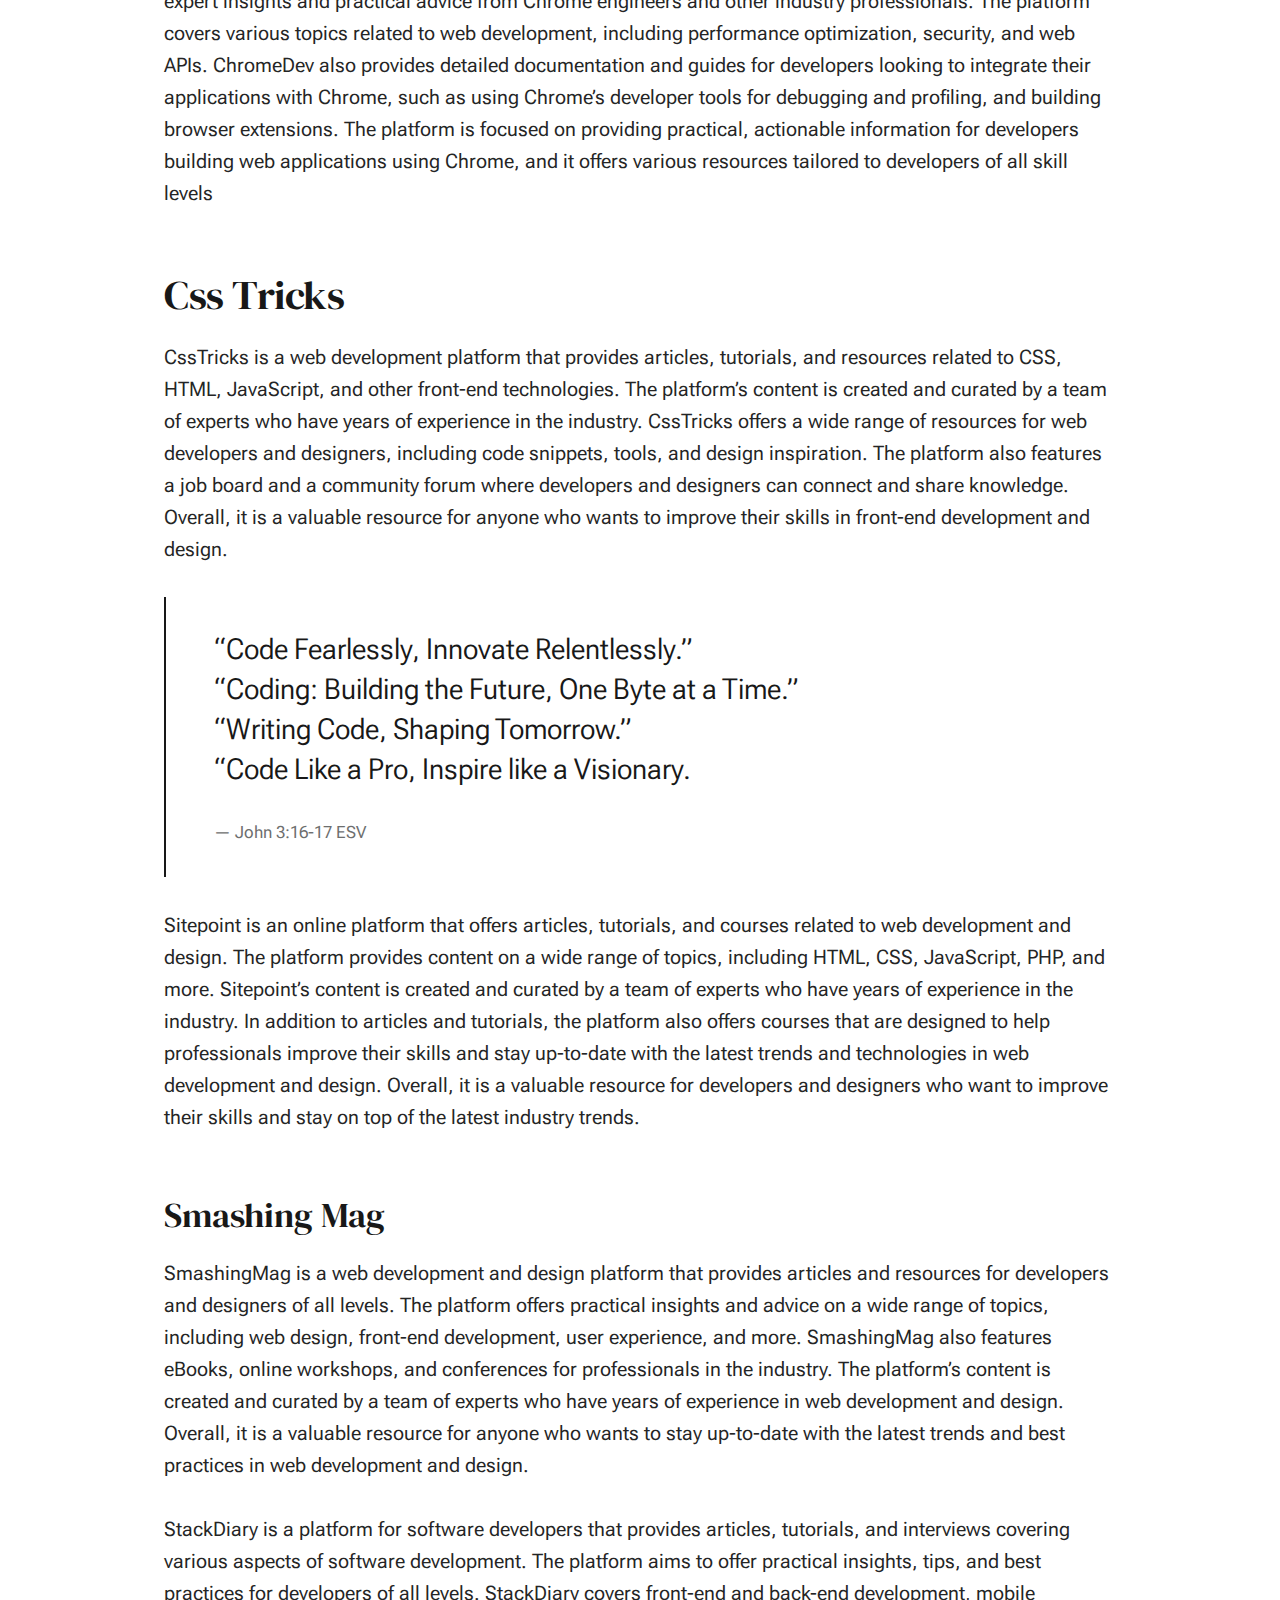
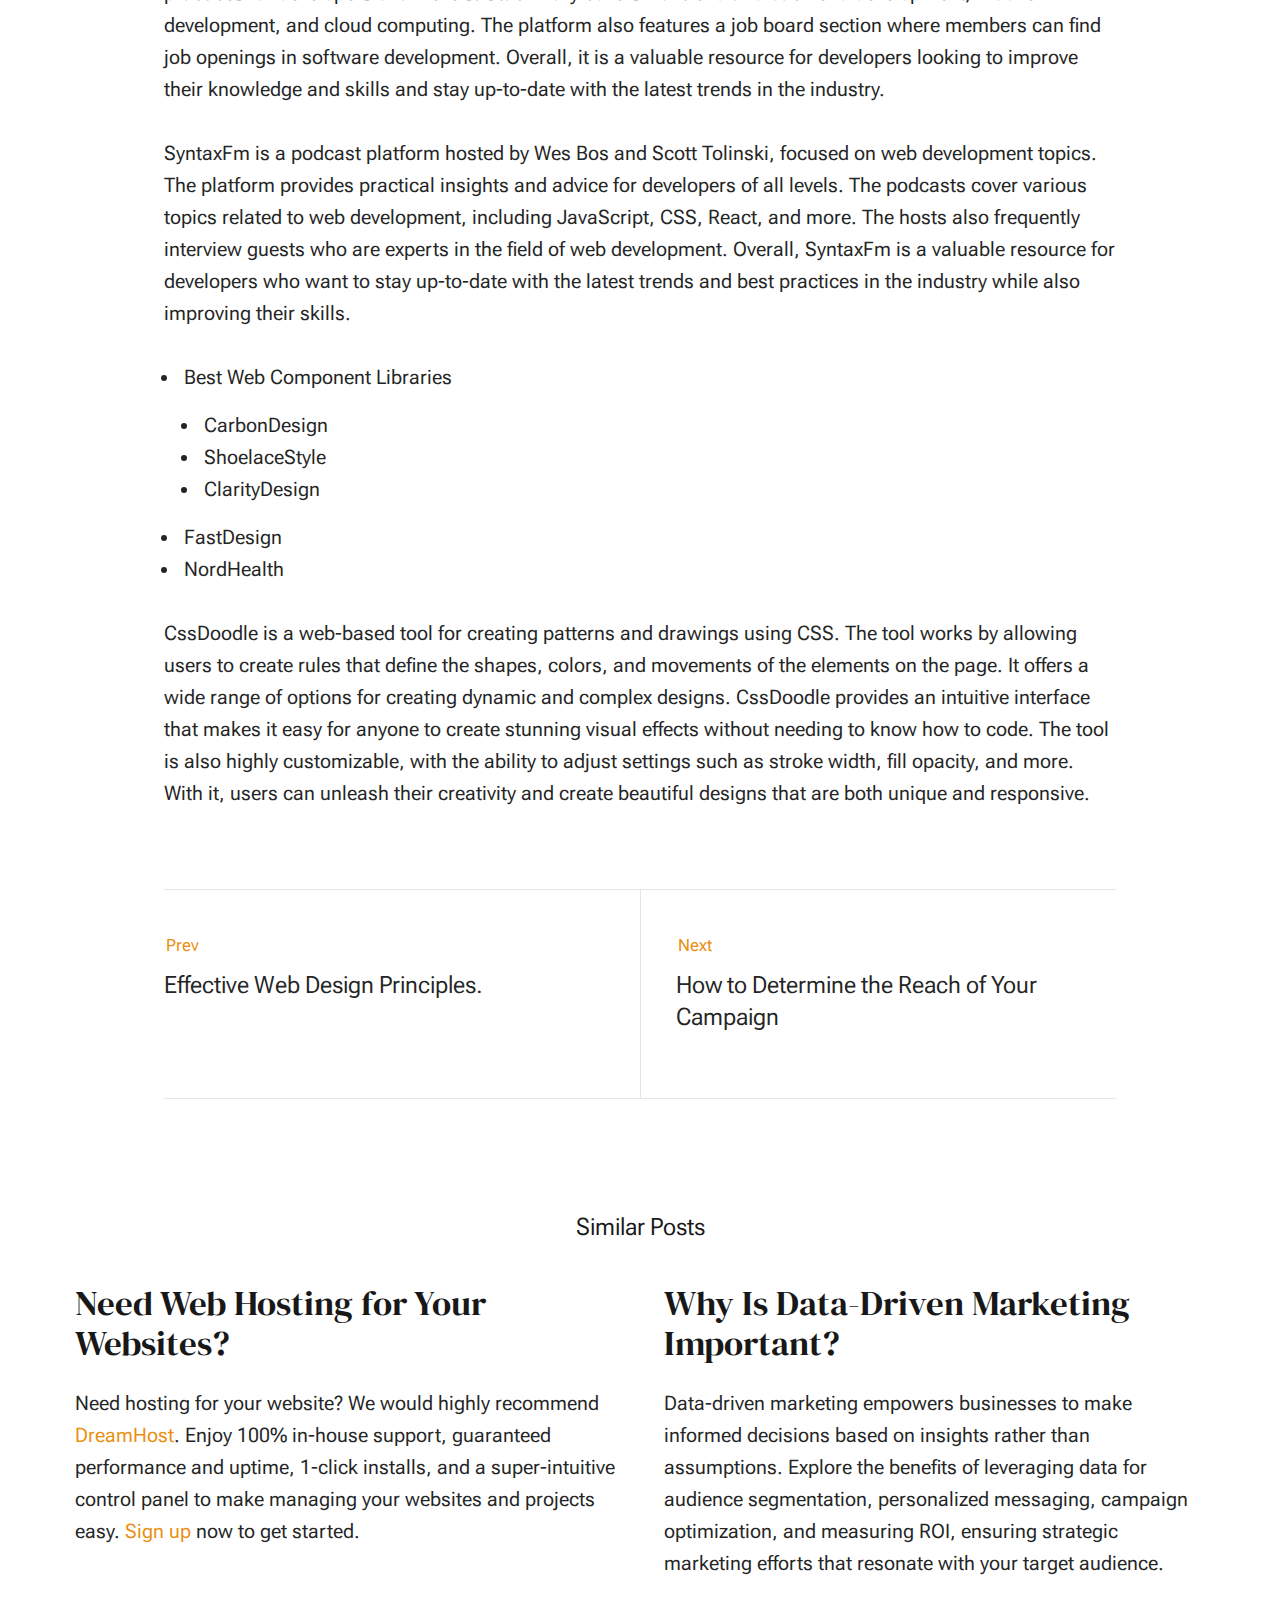
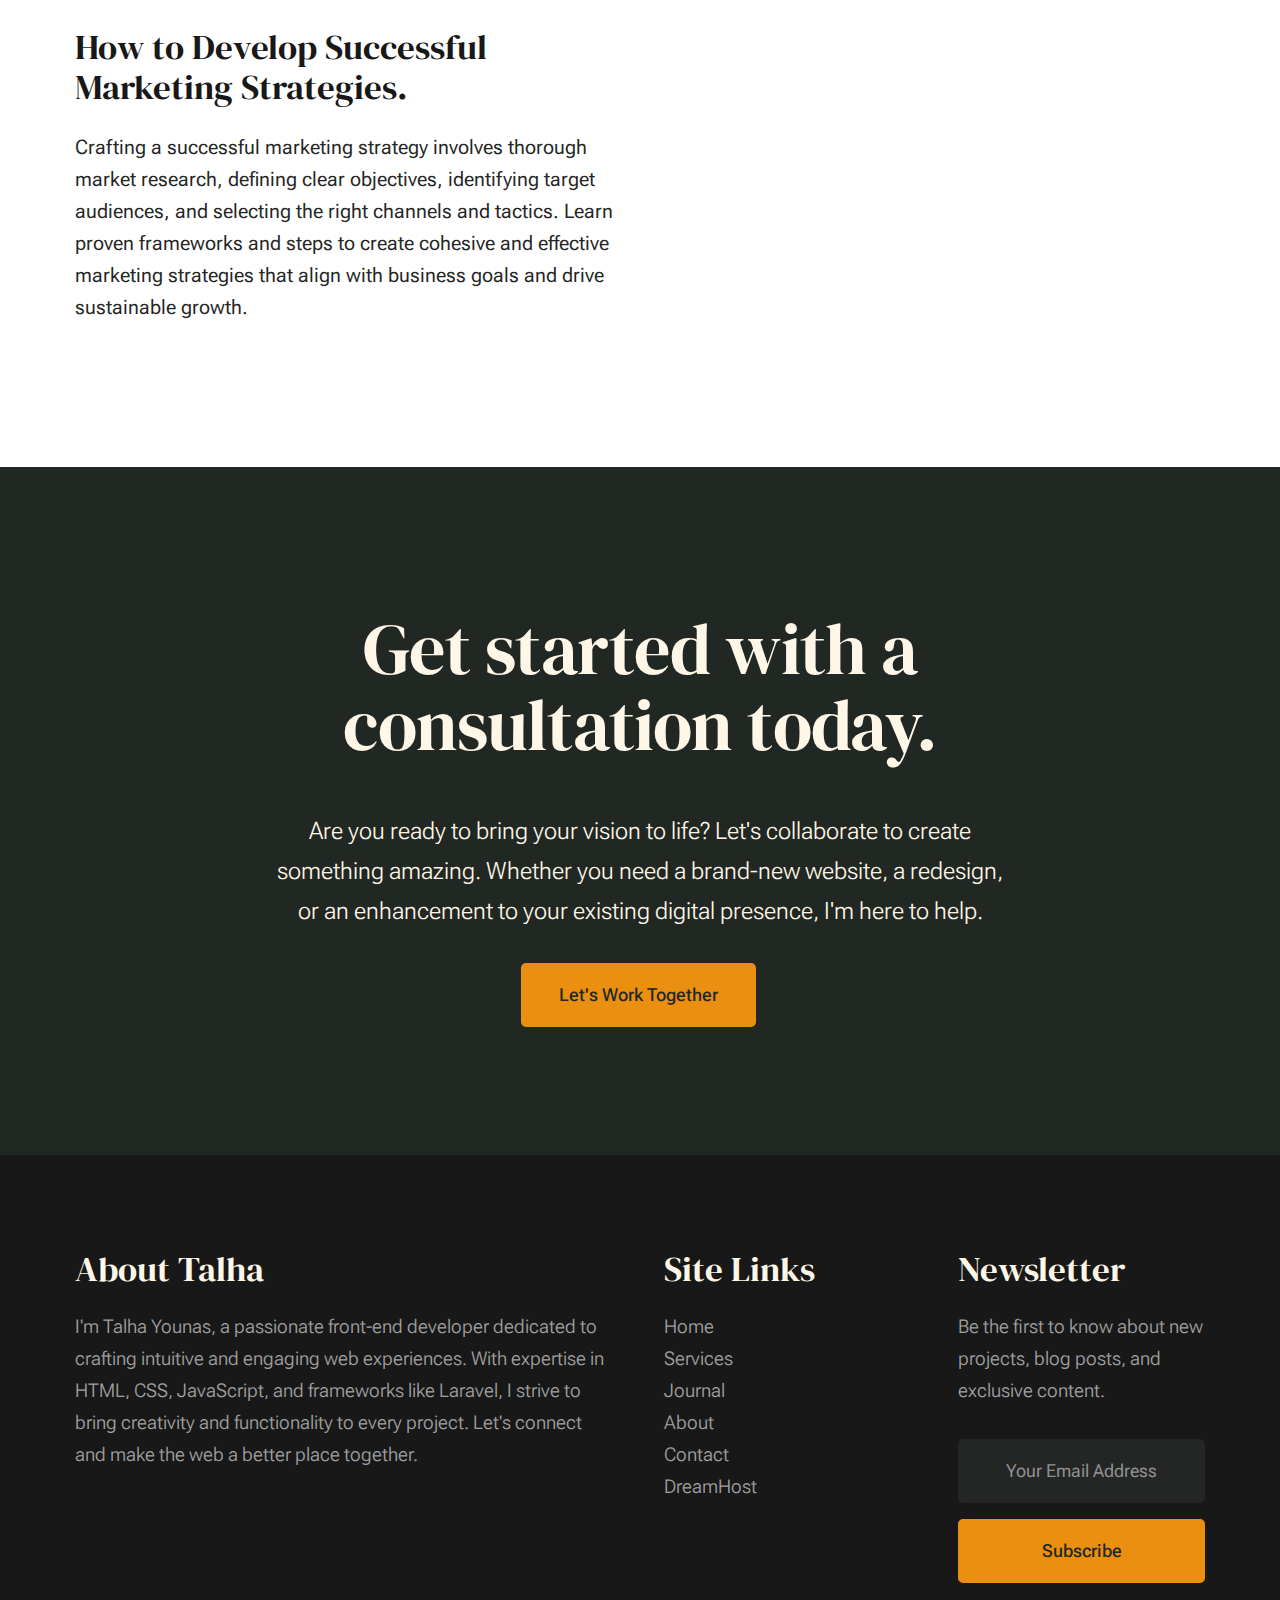
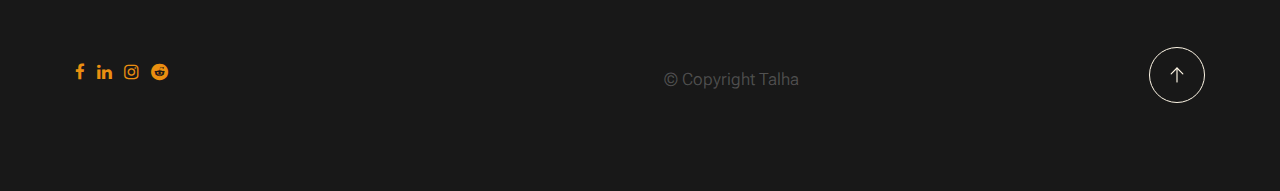
<file: single.html>
<!DOCTYPE html>
<html lang="en" class="no-js">

<head>

    <!--- basic page needs
    ================================================== -->
    <meta charset="utf-8">
    <meta name="viewport" content="width=device-width, initial-scale=1">
    <title>Single - Monica</title>

    <script>
        document.documentElement.classList.remove('no-js');
        document.documentElement.classList.add('js');
    </script>

    <!-- CSS
    ================================================== -->
    <link rel="stylesheet" href="css/vendor.css">
    <link rel="stylesheet" href="css/styles.css">
    <link rel="stylesheet" href="https://cdnjs.cloudflare.com/ajax/libs/font-awesome/4.7.0/css/font-awesome.min.css">

    <!-- favicons
    ================================================== -->
    <link rel="apple-touch-icon" sizes="180x180" href="apple-touch-icon.png">
    <link rel="icon" type="image/png" sizes="32x32" href="favicon-32x32.png">
    <link rel="icon" type="image/png" sizes="16x16" href="favicon-16x16.png">
    <link rel="manifest" href="site.webmanifest">

</head>


<body id="top">


    <!-- preloader
    ================================================== -->
    <div id="preloader">
        <div id="loader" class="dots-fade">
            <div></div>
            <div></div>
            <div></div>
        </div>
    </div>


    <!-- page wrap
    ================================================== -->
    <div id="page" class="s-pagewrap">


        <!-- # site header 
        ================================================== -->
        <header class="s-header">

            <div class="row s-header__inner width-sixteen-col">

                <div class="s-header__block">
                    <div class="s-header__logo">
                        <a class="logo" href="index.html">
                            <img src="images/logo.svg" alt="Homepage">
                        </a>
                    </div>

                    <a class="s-header__menu-toggle" href="#0"><span>Menu</span></a>
                </div>
                <!-- end s-header__block -->

                <nav class="s-header__nav">
                    <ul class="s-header__menu-links">
                        <li><a href="about.html">About</a></li>
                        <li><a href="services.html">Services</a></li>
                        <li class="current"><a href="blog.html">Journal</a></li>
                        <li><a href="contact.html">Contact</a></li>
                    </ul>
                    <!-- s-header__menu-links -->

                    <div class="s-header__contact">
                        <a href="contact.html" class="btn btn--primary s-header__contact-btn">Let's Work Together</a>

                    </div>
                    <!-- s-header__contact -->
                </nav>
                <!-- end s-header__nav -->

            </div>
            <!-- end s-header__inner -->

        </header>
        <!-- end s-header -->


        <!-- # site main content
        ================================================== -->
        <article id="content" class="s-content entry">

            <div class="s-pageheader entry__header">
                <div class="row">
                    <div class="column xl-12">

                        <h1 class="entry__title">
                            Online resources that provide valuable information on Web development
                        </h1>
                        <!-- end entry__title -->

                        <div class="entry__meta">
                            <div class="entry__meta-date">
                                <svg width="24" height="24" fill="none" viewBox="0 0 24 24">
                                    <circle cx="12" cy="12" r="7.25" stroke="currentColor" stroke-width="1.5"></circle>
                                    <path stroke="currentColor" stroke-width="1.5" d="M12 8V12L14 14"></path>
                                </svg> May 15, 2024
                            </div>
                            <div class="entry__meta-cat">
                                <svg width="24" height="24" fill="none" viewBox="0 0 24 24">
                                    <path stroke="currentColor" stroke-linecap="round" stroke-linejoin="round" stroke-width="1.5" d="M19.25 17.25V9.75C19.25 8.64543 18.3546 7.75 17.25 7.75H4.75V17.25C4.75 18.3546 5.64543 19.25 6.75 19.25H17.25C18.3546 19.25 19.25 18.3546 19.25 17.25Z"></path>
                                    <path stroke="currentColor" stroke-linecap="round" stroke-linejoin="round" stroke-width="1.5" d="M13.5 7.5L12.5685 5.7923C12.2181 5.14977 11.5446 4.75 10.8127 4.75H6.75C5.64543 4.75 4.75 5.64543 4.75 6.75V11"></path>
                                </svg>
                                <span class="cat-links">
                                    <a href="blog.html">Added By</a>
                                    <a href="blog.html">Talha Younas</a>
                                </span>
                            </div>
                        </div>
                        <!-- end entry__meta -->

                    </div>
                </div>
            </div>
            <!-- end entry__header -->

            <div class="s-pagecontent entry__content">

                <div class="row entry__media">
                    <div class="column xl-12">
                        <figure class="featured-image">
                            <img src="images/thumbs/single/standard-1200.jpg" srcset="images/thumbs/single/standard-2400.jpg 2400w, 
                                         images/thumbs/single/standard-1200.jpg 1200w, 
                                         images/thumbs/single/standard-600.jpg 600w" sizes="(max-width: 2400px) 100vw, 2400px" alt="">
                        </figure>
                    </div>
                </div>
                <!-- end entry__media -->

                <div class="row entry__primary width-narrower">
                    <div class="column xl-12">

                        <p class="lead">
                            One of the key advantages of this blog is the ability to stay up-to-date with the latest trends and developments in the field. It provides a continuous stream of information and insights that can help developers stay ahead of the curve and improve their
                            skills and knowledge. Another advantage of using these blogs and podcasts is the ability to connect with a community of like-minded developers. Many of these resources have active communities where developers can share ideas,
                            ask questions, and get feedback on their work. </p>

                        <p class="drop-cap">
                            DevTo is a platform that provides a community-driven space for software developers to share knowledge, collaborate, and connect with others in the industry. It offers a variety of features, including the ability to publish articles, ask questions, share
                            code snippets, and engage in discussions with other members. DevTo's focus is on creating an inclusive and welcoming environment, where developers of all backgrounds and experience levels can participate and contribute. The
                            platform is open-source and actively maintained by a team of dedicated developers, ensuring that it stays up-to-date with the latest trends and best practices in the industry. It also hosts various community-driven initiatives,
                            such as hackathons and mentorship programs, to help members grow and learn.
                        </p>

                        <p>
                            WebDev is a platform that provides a range of resources and tools for web developers, including articles, tutorials, and courses covering various topics related to web development, such as web performance, accessibility, and security. Its blog section
                            is regularly updated with new content, featuring expert insights and practical advice from industry professionals. The platform also offers tools to help developers improve the performance and accessibility of their websites,
                            such as Lighthouse, a tool for auditing web pages, and Workbox, a set of libraries for building offline-first web applications. WebDev's focus is on providing accessible and actionable information for developers of all skill
                            levels, and it offers various resources tailored to beginners, such as beginner's guides and code labs.
                        </p>

                        <figure class="alignwide">
                            <img src="images/sample-1200.jpg" srcset="images/sample-2400.jpg 2400w, 
                                             images/sample-1200.jpg 1200w, 
                                             images/sample-600.jpg 600w" sizes="(max-width: 2400px) 100vw, 2400px" alt="">
                        </figure>

                        <p>
                            ChromeDev is a platform that provides a range of resources and tools for developers building applications for the web using the Google Chrome browser. Its blog section is regularly updated with new content, featuring expert insights and practical advice
                            from Chrome engineers and other industry professionals. The platform covers various topics related to web development, including performance optimization, security, and web APIs. ChromeDev also provides detailed documentation
                            and guides for developers looking to integrate their applications with Chrome, such as using Chrome’s developer tools for debugging and profiling, and building browser extensions. The platform is focused on providing practical,
                            actionable information for developers building web applications using Chrome, and it offers various resources tailored to developers of all skill levels
                        </p>

                        <h2>Css Tricks</h2>

                        <p>
                            CssTricks is a web development platform that provides articles, tutorials, and resources related to CSS, HTML, JavaScript, and other front-end technologies. The platform’s content is created and curated by a team of experts who have years of experience
                            in the industry. CssTricks offers a wide range of resources for web developers and designers, including code snippets, tools, and design inspiration. The platform also features a job board and a community forum where developers
                            and designers can connect and share knowledge. Overall, it is a valuable resource for anyone who wants to improve their skills in front-end development and design.</p>

                        <blockquote>
                            <p>
                                “Code Fearlessly, Innovate Relentlessly.” <br>“Coding: Building the Future, One Byte at a Time.”<br> “Writing Code, Shaping Tomorrow.” <br>“Code Like a Pro, Inspire like a Visionary.
                            </p>
                            <cite>John 3:16-17 ESV</cite>
                        </blockquote>

                        <p>
                            Sitepoint is an online platform that offers articles, tutorials, and courses related to web development and design. The platform provides content on a wide range of topics, including HTML, CSS, JavaScript, PHP, and more. Sitepoint’s content is created
                            and curated by a team of experts who have years of experience in the industry. In addition to articles and tutorials, the platform also offers courses that are designed to help professionals improve their skills and stay up-to-date
                            with the latest trends and technologies in web development and design. Overall, it is a valuable resource for developers and designers who want to improve their skills and stay on top of the latest industry trends.</p>

                        <h3>Smashing Mag</h3>

                        <p>
                            SmashingMag is a web development and design platform that provides articles and resources for developers and designers of all levels. The platform offers practical insights and advice on a wide range of topics, including web design, front-end development,
                            user experience, and more. SmashingMag also features eBooks, online workshops, and conferences for professionals in the industry. The platform’s content is created and curated by a team of experts who have years of experience
                            in web development and design. Overall, it is a valuable resource for anyone who wants to stay up-to-date with the latest trends and best practices in web development and design.
                        </p>

                        <p>
                            StackDiary is a platform for software developers that provides articles, tutorials, and interviews covering various aspects of software development. The platform aims to offer practical insights, tips, and best practices for developers of all levels.
                            StackDiary covers front-end and back-end development, mobile development, and cloud computing. The platform also features a job board section where members can find job openings in software development. Overall, it is a valuable
                            resource for developers looking to improve their knowledge and skills and stay up-to-date with the latest trends in the industry.
                        </p>

                        <p>
                            SyntaxFm is a podcast platform hosted by Wes Bos and Scott Tolinski, focused on web development topics. The platform provides practical insights and advice for developers of all levels. The podcasts cover various topics related to web development, including
                            JavaScript, CSS, React, and more. The hosts also frequently interview guests who are experts in the field of web development. Overall, SyntaxFm is a valuable resource for developers who want to stay up-to-date with the latest
                            trends and best practices in the industry while also improving their skills.</p>

                        <ul>
                            <li>Best Web Component Libraries
                                <ul>
                                    <li>CarbonDesign</li>
                                    <li>ShoelaceStyle</li>
                                    <li>ClarityDesign</li>
                                </ul>
                            </li>
                            <li>FastDesign</li>
                            <li>NordHealth</li>
                        </ul>

                        <p>
                            CssDoodle is a web-based tool for creating patterns and drawings using CSS. The tool works by allowing users to create rules that define the shapes, colors, and movements of the elements on the page. It offers a wide range of options for creating dynamic
                            and complex designs. CssDoodle provides an intuitive interface that makes it easy for anyone to create stunning visual effects without needing to know how to code. The tool is also highly customizable, with the ability to adjust
                            settings such as stroke width, fill opacity, and more. With it, users can unleash their creativity and create beautiful designs that are both unique and responsive.
                        </p>

                        <div class="post-nav">
                            <div class="post-nav__prev">
                                <a href="single.html" rel="prev">
                                    <span>Prev</span> Effective Web Design Principles.
                                </a>
                            </div>
                            <div class="post-nav__next">
                                <a href="single.html" rel="next">
                                    <span>Next</span> How to Determine the Reach of Your Campaign
                                </a>
                            </div>
                        </div>
                        <!-- end post-nav -->

                    </div>
                    <!-- end column-->
                </div>
                <!-- end entry__primary -->

                <div class="row related-posts">
                    <div class="column xl-12">

                        <h4 class="text-center">Similar Posts</h4>

                        <div class="grid-list-items">

                            <div class="grid-list-items__item blog-card">
                                <div class="blog-card__header">
                                    <h3 class="blog-card__title"><a href="https://www.dreamhost.com/r.cgi?287326">Need Web Hosting for Your Websites?</a></h3>
                                </div>
                                <div class="blog-card__text">
                                    <p>
                                        Need hosting for your website? We would highly recommend <a href="https://www.dreamhost.com/r.cgi?287326">DreamHost</a>. Enjoy 100% in-house support, guaranteed performance and uptime, 1-click installs, and a super-intuitive
                                        control panel to make managing your websites and projects easy. <a href="https://www.dreamhost.com/r.cgi?287326">Sign up</a> now to get started.
                                    </p>
                                </div>
                            </div>
                            <!-- end blog-card -->
                            <div class="grid-list-items__item blog-card">
                                <div class="blog-card__header">
                                    <h3 class="blog-card__title"><a href="single.html">Why Is Data-Driven Marketing Important?</a></h3>
                                </div>
                                <div class="blog-card__text">
                                    <p>
                                        Data-driven marketing empowers businesses to make informed decisions based on insights rather than assumptions. Explore the benefits of leveraging data for audience segmentation, personalized messaging, campaign optimization, and measuring ROI, ensuring
                                        strategic marketing efforts that resonate with your target audience.
                                    </p>
                                </div>
                            </div>
                            <!-- end blog-card -->
                            <div class="grid-list-items__item blog-card">
                                <div class="blog-card__header">
                                    <h3 class="blog-card__title"><a href="single.html">How to Develop Successful Marketing Strategies.</a></h3>
                                </div>
                                <div class="blog-card__text">
                                    <p>
                                        Crafting a successful marketing strategy involves thorough market research, defining clear objectives, identifying target audiences, and selecting the right channels and tactics. Learn proven frameworks and steps to create cohesive and effective marketing
                                        strategies that align with business goals and drive sustainable growth.
                                    </p>
                                </div>
                            </div>
                            <!-- end blog card -->

                        </div>
                        <!-- end grid-list-items -->

                    </div>
                    <!-- end column -->
                </div>
                <!-- end related-posts -->

            </div>
            <!-- end entry__content -->

        </article>
        <!-- s-content entry-->


        <!-- # cta
        ================================================== -->
        <section id="cta" class="s-cta">

            <div class="row row-x-center text-center">
                <div class="column xl-8 lg-12">

                    <div class="s-cta__content">
                        <h2 class="text-display-title">
                            Get started with a consultation today.
                        </h2>
                        <p class="lead">
                            Are you ready to bring your vision to life? Let's collaborate to create something amazing. Whether you need a brand-new website, a redesign, or an enhancement to your existing digital presence, I'm here to help.

                        </p>
                        <a href="contact.html" class="btn btn--primary">Let's Work Together</a>
                    </div>

                </div>
            </div>

        </section>
        <!-- end s-cta -->


        <!-- # footer 
        ================================================== -->
        <footer class="s-footer">
            <div class="row s-footer__content">
                <div class="column xl-6 lg-6 md-12 s-footer__block s-footer__about">
                    <h3>About Talha</h3>
                    <p>
                        I'm Talha Younas, a passionate front-end developer dedicated to crafting intuitive and engaging web experiences. With expertise in HTML, CSS, JavaScript, and frameworks like Laravel, I strive to bring creativity and functionality to every project. Let's
                        connect and make the web a better place together.
                    </p>
                </div>
                <div class="column xl-3 lg-6 md-12 s-footer__block s-footer__site-links">
                    <h3>Site Links</h3>
                    <ul class="link-list">
                        <li><a href="index.html">Home</a></li>
                        <li><a href="services.html">Services</a></li>
                        <li><a href="blog.html">Journal</a></li>
                        <li><a href="about.html">About</a></li>
                        <li><a href="contact.html">Contact</a></li>
                        <li><a href="https://www.dreamhost.com/r.cgi?287326">DreamHost</a></li>
                    </ul>
                </div>
                <div class="column xl-3 lg-6 md-12 tab-12 s-footer__block s-footer__newsletter">
                    <h3>Newsletter</h3>

                    <p>
                        Be the first to know about new projects, blog posts, and exclusive content.
                    </p>

                    <div class="subscribe-form">
                        <form id="mc-form" class="mc-form">
                            <input type="email" name="EMAIL" id="mce-EMAIL" class="u-fullwidth text-center" placeholder="Your Email Address" title="The domain portion of the email address is invalid (the portion after the @)." pattern="^([^\x00-\x20\x22\x28\x29\x2c\x2e\x3a-\x3c\x3e\x40\x5b-\x5d\x7f-\xff]+|\x22([^\x0d\x22\x5c\x80-\xff]|\x5c[\x00-\x7f])*\x22)(\x2e([^\x00-\x20\x22\x28\x29\x2c\x2e\x3a-\x3c\x3e\x40\x5b-\x5d\x7f-\xff]+|\x22([^\x0d\x22\x5c\x80-\xff]|\x5c[\x00-\x7f])*\x22))*\x40([^\x00-\x20\x22\x28\x29\x2c\x2e\x3a-\x3c\x3e\x40\x5b-\x5d\x7f-\xff]+|\x5b([^\x0d\x5b-\x5d\x80-\xff]|\x5c[\x00-\x7f])*\x5d)(\x2e([^\x00-\x20\x22\x28\x29\x2c\x2e\x3a-\x3c\x3e\x40\x5b-\x5d\x7f-\xff]+|\x5b([^\x0d\x5b-\x5d\x80-\xff]|\x5c[\x00-\x7f])*\x5d))*(\.\w{2,})+$"
                                required>
                            <input type="submit" name="subscribe" value="Subscribe" class="btn btn--primary btn--small u-fullwidth">
                            <!-- <div style="position: absolute; left: -5000px;" aria-hidden="true"><input type="text" name="b_cdb7b577e41181934ed6a6a44_9a91cfe7b3" tabindex="-1" value=""></div> -->
                            <div class="mc-status"></div>
                        </form>
                    </div>
                </div>
            </div>

            <div class="row s-footer__bottom">
                <div class="column xl-6 lg-12">
                    <ul class="s-footer__social social-list">
                        <li>
                            <a href="https://www.facebook.com/talhachandar5" class="fa fa-facebook"></a>

                        </li>
                        <li>
                            <a href="https://www.linkedin.com/in/talha-younas-9791ba318/" class="fa fa-linkedin"></a>
                        </li>
                        <li>
                            <a href="https://www.instagram.com/talha_chandar/" class="fa fa-instagram"></a>
                        </li>
                        <li>
                            <a href="https://www.reddit.com/user/AbjectAd1326/" class="fa fa-reddit"></a>
                        </li>
                    </ul>
                    <!-- end s-footer__social -->
                </div>
                <div class="column xl-6 lg-12">
                    <p class="ss-copyright">
                        <span>© Copyright Talha</span>

                    </p>
                </div>

                <div class="ss-go-top">
                    <a class="smoothscroll" title="Back to Top" href="#top">
                        <svg xmlns="http://www.w3.org/2000/svg" viewBox="0 0 24 24" width="36" height="36" fill="none" stroke="#ffffff" stroke-width="1" stroke-linecap="round" stroke-linejoin="round">&lt;!--!  Atomicons Free 1.00 by @atisalab License - https://atomicons.com/license/ (Icons: CC BY 4.0) Copyright 2021 Atomicons --&gt;<polyline points="17 11 12 6 7 11"></polyline><line x1="12" y1="18" x2="12" y2="6"></line></svg>
                    </a>
                </div>
                <!-- end ss-go-top -->
            </div>

        </footer>
        <!-- end s-footer -->

    </div>
    <!-- end page-wrap -->

    <!-- Java Script
    ================================================== -->
    <script src="js/plugins.js"></script>
    <script src="js/main.js"></script>

</body>

</html>
</file>
<file: css/vendor.css>
/* ===================================================================
 * Talha Third-party Stylesheets
 * -------------------------------------------------------------------
 *
 * TOC:
 * # PrismJS
 * # Swiper
 *
 * ------------------------------------------------------------------- */


/* ===================================================================
 * # PrismJS 1.20.0
 *   https://prismjs.com/download.html#themes=prism-okaidia&languages=markup+css+clike+javascript+markup-templating+php 
 *   
 *   okaidia theme for JavaScript, CSS and HTML
 *   Loosely based on Monokai textmate theme by http://www.monokai.nl/
 *   @author ocodia
 * ------------------------------------------------------------------- */

code[class*=language-],
pre[class*=language-] {
    color: #f8f8f2;
    background: none;
    text-shadow: 0 1px rgba(0, 0, 0, 0.3);
    font-family: var(--font-mono);
    font-size: calc(var(--text-size) * 0.9444);
    text-align: left;
    white-space: pre;
    word-spacing: normal;
    word-break: normal;
    word-wrap: normal;
    line-height: var(--vspace-1);
    -moz-tab-size: 4;
    -o-tab-size: 4;
    tab-size: 4;
    -webkit-hyphens: none;
    -ms-hyphens: none;
    hyphens: none;
}


/* Code blocks */

pre[class*=language-] {
    padding: var(--vspace-0_5) 0 var(--vspace-1);
    margin: var(--vspace-1) 0;
    overflow: auto;
}

:not(pre)>code[class*=language-],
pre[class*=language-] {
    background: #272822;
}


/* Inline code */

:not(pre)>code[class*=language-] {
    padding: 0.1em;
    white-space: normal;
}

.token.comment,
.token.prolog,
.token.doctype,
.token.cdata {
    color: slategray;
}

.token.punctuation {
    color: #f8f8f2;
}

.token.namespace {
    opacity: 0.7;
}

.token.property,
.token.tag,
.token.constant,
.token.symbol,
.token.deleted {
    color: #f92672;
}

.token.boolean,
.token.number {
    color: #ae81ff;
}

.token.selector,
.token.attr-name,
.token.string,
.token.char,
.token.builtin,
.token.inserted {
    color: #a6e22e;
}

.token.operator,
.token.entity,
.token.url,
.language-css .token.string,
.style .token.string,
.token.variable {
    color: #f8f8f2;
}

.token.atrule,
.token.attr-value,
.token.function,
.token.class-name {
    color: #e6db74;
}

.token.keyword {
    color: #66d9ef;
}

.token.regex,
.token.important {
    color: #fd971f;
}

.token.important,
.token.bold {
    font-weight: bold;
}

.token.italic {
    font-style: italic;
}

.token.entity {
    cursor: help;
}


/* ===================================================================
 * # Swiper 6.4.5
 *   Most modern mobile touch slider and framework with hardware accelerated transitions
 *   https://swiperjs.com
 *
 *   Copyright 2014-2020 Vladimir Kharlampidi
 *
 *   Released under the MIT License
 *
 *   Released on: December 18, 2020
 * ------------------------------------------------------------------- */

@font-face {
    font-family: "swiper-icons";
    src: url("data:application/font-woff;charset=utf-8;base64, [base64]//wADZ2x5ZgAAAywAAADMAAAD2MHtryVoZWFkAAABbAAAADAAAAA2E2+eoWhoZWEAAAGcAAAAHwAAACQC9gDzaG10eAAAAigAAAAZAAAArgJkABFsb2NhAAAC0AAAAFoAAABaFQAUGG1heHAAAAG8AAAAHwAAACAAcABAbmFtZQAAA/gAAAE5AAACXvFdBwlwb3N0AAAFNAAAAGIAAACE5s74hXjaY2BkYGAAYpf5Hu/j+W2+MnAzMYDAzaX6QjD6/4//Bxj5GA8AuRwMYGkAPywL13jaY2BkYGA88P8Agx4j+/8fQDYfA1AEBWgDAIB2BOoAeNpjYGRgYNBh4GdgYgABEMnIABJzYNADCQAACWgAsQB42mNgYfzCOIGBlYGB0YcxjYGBwR1Kf2WQZGhhYGBiYGVmgAFGBiQQkOaawtDAoMBQxXjg/wEGPcYDDA4wNUA2CCgwsAAAO4EL6gAAeNpj2M0gyAACqxgGNWBkZ2D4/wMA+xkDdgAAAHjaY2BgYGaAYBkGRgYQiAHyGMF8FgYHIM3DwMHABGQrMOgyWDLEM1T9/w8UBfEMgLzE////P/5//f/V/xv+r4eaAAeMbAxwIUYmIMHEgKYAYjUcsDAwsLKxc3BycfPw8jEQA/[base64]/uznmfPFBNODM2K7MTQ45YEAZqGP81AmGGcF3iPqOop0r1SPTaTbVkfUe4HXj97wYE+yNwWYxwWu4v1ugWHgo3S1XdZEVqWM7ET0cfnLGxWfkgR42o2PvWrDMBSFj/IHLaF0zKjRgdiVMwScNRAoWUoH78Y2icB/yIY09An6AH2Bdu/UB+yxopYshQiEvnvu0dURgDt8QeC8PDw7Fpji3fEA4z/PEJ6YOB5hKh4dj3EvXhxPqH/SKUY3rJ7srZ4FZnh1PMAtPhwP6fl2PMJMPDgeQ4rY8YT6Gzao0eAEA409DuggmTnFnOcSCiEiLMgxCiTI6Cq5DZUd3Qmp10vO0LaLTd2cjN4fOumlc7lUYbSQcZFkutRG7g6JKZKy0RmdLY680CDnEJ+UMkpFFe1RN7nxdVpXrC4aTtnaurOnYercZg2YVmLN/d/gczfEimrE/fs/bOuq29Zmn8tloORaXgZgGa78yO9/cnXm2BpaGvq25Dv9S4E9+5SIc9PqupJKhYFSSl47+Qcr1mYNAAAAeNptw0cKwkAAAMDZJA8Q7OUJvkLsPfZ6zFVERPy8qHh2YER+3i/BP83vIBLLySsoKimrqKqpa2hp6+jq6RsYGhmbmJqZSy0sraxtbO3sHRydnEMU4uR6yx7JJXveP7WrDycAAAAAAAH//wACeNpjYGRgYOABYhkgZgJCZgZNBkYGLQZtIJsFLMYAAAw3ALgAeNolizEKgDAQBCchRbC2sFER0YD6qVQiBCv/H9ezGI6Z5XBAw8CBK/m5iQQVauVbXLnOrMZv2oLdKFa8Pjuru2hJzGabmOSLzNMzvutpB3N42mNgZGBg4GKQYzBhYMxJLMlj4GBgAYow/P/PAJJhLM6sSoWKfWCAAwDAjgbRAAB42mNgYGBkAIIbCZo5IPrmUn0hGA0AO8EFTQAA") format("woff");
    font-weight: 400;
    font-style: normal;
}

:root {
    --swiper-theme-color: #007aff;
}

.swiper-container {
    margin-left: auto;
    margin-right: auto;
    position: relative;
    overflow: hidden;
    list-style: none;
    padding: 0;
    /* Fix of Webkit flickering */
    z-index: 1;
}

.swiper-container-vertical>.swiper-wrapper {
    flex-direction: column;
}

.swiper-wrapper {
    position: relative;
    width: 100%;
    height: 100%;
    z-index: 1;
    display: flex;
    transition-property: transform;
    box-sizing: content-box;
}

.swiper-container-android .swiper-slide,
.swiper-wrapper {
    transform: translate3d(0px, 0, 0);
}

.swiper-container-multirow>.swiper-wrapper {
    flex-wrap: wrap;
}

.swiper-container-multirow-column>.swiper-wrapper {
    flex-wrap: wrap;
    flex-direction: column;
}

.swiper-container-free-mode>.swiper-wrapper {
    transition-timing-function: ease-out;
    margin: 0 auto;
}

.swiper-slide {
    flex-shrink: 0;
    width: 100%;
    height: 100%;
    position: relative;
    transition-property: transform;
}

.swiper-slide-invisible-blank {
    visibility: hidden;
}


/* Auto Height */

.swiper-container-autoheight,
.swiper-container-autoheight .swiper-slide {
    height: auto;
}

.swiper-container-autoheight .swiper-wrapper {
    align-items: flex-start;
    transition-property: transform, height;
}


/* 3D Effects */

.swiper-container-3d {
    perspective: 1200px;
}

.swiper-container-3d .swiper-wrapper,
.swiper-container-3d .swiper-slide,
.swiper-container-3d .swiper-slide-shadow-left,
.swiper-container-3d .swiper-slide-shadow-right,
.swiper-container-3d .swiper-slide-shadow-top,
.swiper-container-3d .swiper-slide-shadow-bottom,
.swiper-container-3d .swiper-cube-shadow {
    transform-style: preserve-3d;
}

.swiper-container-3d .swiper-slide-shadow-left,
.swiper-container-3d .swiper-slide-shadow-right,
.swiper-container-3d .swiper-slide-shadow-top,
.swiper-container-3d .swiper-slide-shadow-bottom {
    position: absolute;
    left: 0;
    top: 0;
    width: 100%;
    height: 100%;
    pointer-events: none;
    z-index: 10;
}

.swiper-container-3d .swiper-slide-shadow-left {
    background-image: linear-gradient(to left, rgba(0, 0, 0, 0.5), rgba(0, 0, 0, 0));
}

.swiper-container-3d .swiper-slide-shadow-right {
    background-image: linear-gradient(to right, rgba(0, 0, 0, 0.5), rgba(0, 0, 0, 0));
}

.swiper-container-3d .swiper-slide-shadow-top {
    background-image: linear-gradient(to top, rgba(0, 0, 0, 0.5), rgba(0, 0, 0, 0));
}

.swiper-container-3d .swiper-slide-shadow-bottom {
    background-image: linear-gradient(to bottom, rgba(0, 0, 0, 0.5), rgba(0, 0, 0, 0));
}


/* CSS Mode */

.swiper-container-css-mode>.swiper-wrapper {
    overflow: auto;
    scrollbar-width: none;
    /* For Firefox */
    -ms-overflow-style: none;
    /* For Internet Explorer and Edge */
}

.swiper-container-css-mode>.swiper-wrapper::-webkit-scrollbar {
    display: none;
}

.swiper-container-css-mode>.swiper-wrapper>.swiper-slide {
    scroll-snap-align: start start;
}

.swiper-container-horizontal.swiper-container-css-mode>.swiper-wrapper {
    -ms-scroll-snap-type: x mandatory;
    scroll-snap-type: x mandatory;
}

.swiper-container-vertical.swiper-container-css-mode>.swiper-wrapper {
    -ms-scroll-snap-type: y mandatory;
    scroll-snap-type: y mandatory;
}

:root {
    --swiper-navigation-size: 44px;
    /*
    --swiper-navigation-color: var(--swiper-theme-color);
    */
}

.swiper-button-prev,
.swiper-button-next {
    position: absolute;
    top: 50%;
    width: calc(var(--swiper-navigation-size) / 44 * 27);
    height: var(--swiper-navigation-size);
    margin-top: calc(-1 * var(--swiper-navigation-size) / 2);
    z-index: 10;
    cursor: pointer;
    display: flex;
    align-items: center;
    justify-content: center;
    color: var(--swiper-navigation-color, var(--swiper-theme-color));
}

.swiper-button-prev.swiper-button-disabled,
.swiper-button-next.swiper-button-disabled {
    opacity: 0.35;
    cursor: auto;
    pointer-events: none;
}

.swiper-button-prev:after,
.swiper-button-next:after {
    font-family: swiper-icons;
    font-size: var(--swiper-navigation-size);
    text-transform: none !important;
    letter-spacing: 0;
    text-transform: none;
    font-variant: initial;
    line-height: 1;
}

.swiper-button-prev,
.swiper-container-rtl .swiper-button-next {
    left: 10px;
    right: auto;
}

.swiper-button-prev:after,
.swiper-container-rtl .swiper-button-next:after {
    content: "prev";
}

.swiper-button-next,
.swiper-container-rtl .swiper-button-prev {
    right: 10px;
    left: auto;
}

.swiper-button-next:after,
.swiper-container-rtl .swiper-button-prev:after {
    content: "next";
}

.swiper-button-prev.swiper-button-white,
.swiper-button-next.swiper-button-white {
    --swiper-navigation-color: #ffffff;
}

.swiper-button-prev.swiper-button-black,
.swiper-button-next.swiper-button-black {
    --swiper-navigation-color: #000000;
}

.swiper-button-lock {
    display: none;
}


/* 
:root {
  
    --swiper-pagination-color: var(--swiper-theme-color);
    
} */

.swiper-pagination {
    position: absolute;
    text-align: center;
    transition: 300ms opacity;
    transform: translate3d(0, 0, 0);
    z-index: 10;
}

.swiper-pagination.swiper-pagination-hidden {
    opacity: 0;
}


/* Common Styles */

.swiper-pagination-fraction,
.swiper-pagination-custom,
.swiper-container-horizontal>.swiper-pagination-bullets {
    bottom: 10px;
    left: 0;
    width: 100%;
}


/* Bullets */

.swiper-pagination-bullets-dynamic {
    overflow: hidden;
    font-size: 0;
}

.swiper-pagination-bullets-dynamic .swiper-pagination-bullet {
    transform: scale(0.33);
    position: relative;
}

.swiper-pagination-bullets-dynamic .swiper-pagination-bullet-active {
    transform: scale(1);
}

.swiper-pagination-bullets-dynamic .swiper-pagination-bullet-active-main {
    transform: scale(1);
}

.swiper-pagination-bullets-dynamic .swiper-pagination-bullet-active-prev {
    transform: scale(0.66);
}

.swiper-pagination-bullets-dynamic .swiper-pagination-bullet-active-prev-prev {
    transform: scale(0.33);
}

.swiper-pagination-bullets-dynamic .swiper-pagination-bullet-active-next {
    transform: scale(0.66);
}

.swiper-pagination-bullets-dynamic .swiper-pagination-bullet-active-next-next {
    transform: scale(0.33);
}

.swiper-pagination-bullet {
    width: 8px;
    height: 8px;
    display: inline-block;
    border-radius: 100%;
    background: #000;
    opacity: 0.2;
}

button.swiper-pagination-bullet {
    border: none;
    margin: 0;
    padding: 0;
    box-shadow: none;
    -webkit-appearance: none;
    -moz-appearance: none;
    appearance: none;
}

.swiper-pagination-clickable .swiper-pagination-bullet {
    cursor: pointer;
}

.swiper-pagination-bullet-active {
    opacity: 1;
    background: var(--swiper-pagination-color, var(--swiper-theme-color));
}

.swiper-container-vertical>.swiper-pagination-bullets {
    right: 10px;
    top: 50%;
    transform: translate3d(0px, -50%, 0);
}

.swiper-container-vertical>.swiper-pagination-bullets .swiper-pagination-bullet {
    margin: 6px 0;
    display: block;
}

.swiper-container-vertical>.swiper-pagination-bullets.swiper-pagination-bullets-dynamic {
    top: 50%;
    transform: translateY(-50%);
    width: 8px;
}

.swiper-container-vertical>.swiper-pagination-bullets.swiper-pagination-bullets-dynamic .swiper-pagination-bullet {
    display: inline-block;
    transition: 200ms transform, 200ms top;
}

.swiper-container-horizontal>.swiper-pagination-bullets .swiper-pagination-bullet {
    margin: 0 4px;
}

.swiper-container-horizontal>.swiper-pagination-bullets.swiper-pagination-bullets-dynamic {
    left: 50%;
    transform: translateX(-50%);
    white-space: nowrap;
}

.swiper-container-horizontal>.swiper-pagination-bullets.swiper-pagination-bullets-dynamic .swiper-pagination-bullet {
    transition: 200ms transform, 200ms left;
}

.swiper-container-horizontal.swiper-container-rtl>.swiper-pagination-bullets-dynamic .swiper-pagination-bullet {
    transition: 200ms transform, 200ms right;
}


/* Progress */

.swiper-pagination-progressbar {
    background: rgba(0, 0, 0, 0.25);
    position: absolute;
}

.swiper-pagination-progressbar .swiper-pagination-progressbar-fill {
    background: var(--swiper-pagination-color, var(--swiper-theme-color));
    position: absolute;
    left: 0;
    top: 0;
    width: 100%;
    height: 100%;
    transform: scale(0);
    transform-origin: left top;
}

.swiper-container-rtl .swiper-pagination-progressbar .swiper-pagination-progressbar-fill {
    transform-origin: right top;
}

.swiper-container-horizontal>.swiper-pagination-progressbar,
.swiper-container-vertical>.swiper-pagination-progressbar.swiper-pagination-progressbar-opposite {
    width: 100%;
    height: 4px;
    left: 0;
    top: 0;
}

.swiper-container-vertical>.swiper-pagination-progressbar,
.swiper-container-horizontal>.swiper-pagination-progressbar.swiper-pagination-progressbar-opposite {
    width: 4px;
    height: 100%;
    left: 0;
    top: 0;
}

.swiper-pagination-white {
    --swiper-pagination-color: #ffffff;
}

.swiper-pagination-black {
    --swiper-pagination-color: #000000;
}

.swiper-pagination-lock {
    display: none;
}


/* Scrollbar */

.swiper-scrollbar {
    border-radius: 10px;
    position: relative;
    /* -ms-touch-action: none; */
    background: rgba(0, 0, 0, 0.1);
}

.swiper-container-horizontal>.swiper-scrollbar {
    position: absolute;
    left: 1%;
    bottom: 3px;
    z-index: 50;
    height: 5px;
    width: 98%;
}

.swiper-container-vertical>.swiper-scrollbar {
    position: absolute;
    right: 3px;
    top: 1%;
    z-index: 50;
    width: 5px;
    height: 98%;
}

.swiper-scrollbar-drag {
    height: 100%;
    width: 100%;
    position: relative;
    background: rgba(0, 0, 0, 0.5);
    border-radius: 10px;
    left: 0;
    top: 0;
}

.swiper-scrollbar-cursor-drag {
    cursor: move;
}

.swiper-scrollbar-lock {
    display: none;
}

.swiper-zoom-container {
    width: 100%;
    height: 100%;
    display: flex;
    justify-content: center;
    align-items: center;
    text-align: center;
}

.swiper-zoom-container>img,
.swiper-zoom-container>svg,
.swiper-zoom-container>canvas {
    max-width: 100%;
    max-height: 100%;
    -o-object-fit: contain;
    object-fit: contain;
}

.swiper-slide-zoomed {
    cursor: move;
}


/* Preloader 
:root {
  
    --swiper-preloader-color: var(--swiper-theme-color);
   
} */

.swiper-lazy-preloader {
    width: 42px;
    height: 42px;
    position: absolute;
    left: 50%;
    top: 50%;
    margin-left: -21px;
    margin-top: -21px;
    z-index: 10;
    transform-origin: 50%;
    -webkit-animation: swiper-preloader-spin 1s infinite linear;
    animation: swiper-preloader-spin 1s infinite linear;
    box-sizing: border-box;
    border: 4px solid var(--swiper-preloader-color, var(--swiper-theme-color));
    border-radius: 50%;
    border-top-color: transparent;
}

.swiper-lazy-preloader-white {
    --swiper-preloader-color: #fff;
}

.swiper-lazy-preloader-black {
    --swiper-preloader-color: #000;
}

@-webkit-keyframes swiper-preloader-spin {
    100% {
        transform: rotate(360deg);
    }
}

@keyframes swiper-preloader-spin {
    100% {
        transform: rotate(360deg);
    }
}


/* a11y */

.swiper-container .swiper-notification {
    position: absolute;
    left: 0;
    top: 0;
    pointer-events: none;
    opacity: 0;
    z-index: -1000;
}

.swiper-container-fade.swiper-container-free-mode .swiper-slide {
    transition-timing-function: ease-out;
}

.swiper-container-fade .swiper-slide {
    pointer-events: none;
    transition-property: opacity;
}

.swiper-container-fade .swiper-slide .swiper-slide {
    pointer-events: none;
}

.swiper-container-fade .swiper-slide-active,
.swiper-container-fade .swiper-slide-active .swiper-slide-active {
    pointer-events: auto;
}

.swiper-container-cube {
    overflow: visible;
}

.swiper-container-cube .swiper-slide {
    pointer-events: none;
    -webkit-backface-visibility: hidden;
    backface-visibility: hidden;
    z-index: 1;
    visibility: hidden;
    transform-origin: 0 0;
    width: 100%;
    height: 100%;
}

.swiper-container-cube .swiper-slide .swiper-slide {
    pointer-events: none;
}

.swiper-container-cube.swiper-container-rtl .swiper-slide {
    transform-origin: 100% 0;
}

.swiper-container-cube .swiper-slide-active,
.swiper-container-cube .swiper-slide-active .swiper-slide-active {
    pointer-events: auto;
}

.swiper-container-cube .swiper-slide-active,
.swiper-container-cube .swiper-slide-next,
.swiper-container-cube .swiper-slide-prev,
.swiper-container-cube .swiper-slide-next+.swiper-slide {
    pointer-events: auto;
    visibility: visible;
}

.swiper-container-cube .swiper-slide-shadow-top,
.swiper-container-cube .swiper-slide-shadow-bottom,
.swiper-container-cube .swiper-slide-shadow-left,
.swiper-container-cube .swiper-slide-shadow-right {
    z-index: 0;
    -webkit-backface-visibility: hidden;
    backface-visibility: hidden;
}

.swiper-container-cube .swiper-cube-shadow {
    position: absolute;
    left: 0;
    bottom: 0px;
    width: 100%;
    height: 100%;
    background: #000;
    opacity: 0.6;
    filter: blur(50px);
    z-index: 0;
}

.swiper-container-flip {
    overflow: visible;
}

.swiper-container-flip .swiper-slide {
    pointer-events: none;
    -webkit-backface-visibility: hidden;
    backface-visibility: hidden;
    z-index: 1;
}

.swiper-container-flip .swiper-slide .swiper-slide {
    pointer-events: none;
}

.swiper-container-flip .swiper-slide-active,
.swiper-container-flip .swiper-slide-active .swiper-slide-active {
    pointer-events: auto;
}

.swiper-container-flip .swiper-slide-shadow-top,
.swiper-container-flip .swiper-slide-shadow-bottom,
.swiper-container-flip .swiper-slide-shadow-left,
.swiper-container-flip .swiper-slide-shadow-right {
    z-index: 0;
    -webkit-backface-visibility: hidden;
    backface-visibility: hidden;
}
</file>
<file: css/styles.css>
@charset "UTF-8";

/* =================================================================== 
 * Talha Main Stylesheet
 * ------------------------------------------------------------------
 *
 * TOC:
 * # SETTINGS
 *		## fonts
 *    	## colors
 *	  	## spacing and typescale
 *		## grid variables
 * # CSS RESET
 * # GRID
 *		## extra large devices
 *		## large devices
 *		## medium devices 
 *		## tablet devices
 *		## mobile devices
 *		## small mobile devices
 *		## additional column stackpoints 
 * # BASE SETUP
 * # UTILITY CLASSES
 * # TYPOGRAPHY 
 *		## additional typography & helper classes
 *		## lists
 *		## media 
 *		## spacing
 * # PRELOADER
 *		## page loaded
 * # FORM 
 *		## style placeholder text
 *		## change autocomplete styles in Chrome
 * # BUTTONS
 * # TABLE
 * # COMPONENTS
 *		## pagination 
 *		## alert box 
 *		## skillbars
 *		## stats tabs
 * # PROJECT-WIDE SHARED STYLES
 *		## list items
 *		## social list
 *		## blog card
 *		## testimonials
 *		## swiper overrides
 * # GRID-BASED LAYOUTS
 *		## grid block
 *		## list grid
 * # PAGE WRAP
 * # SITE HEADER
 *		## logo
 *		## main navigation
 *		## mobile menu toggle
 * # PAGEHEADER & PAGECONTENT
 * # INTRO
 *		## intro content
 *		## intro scroll down
 *		## intro transitions
 * # ABOUT
 * # EXPERTISE
 * # CLIENTS
 *		## clients list
 * # CTA
 * # JOURNAL
 * # FOOTER
 *		## newsletter
 *		## copyright
 *		## go top
 * # BLOG STYLES 
 * # PAGE STYLES 
 *		## services page
 *		## contact page
 *
 * ------------------------------------------------------------------ */


/* ===================================================================
 * # SETTINGS
 *
 *
 * ------------------------------------------------------------------- */


/* ------------------------------------------------------------------- 
 * ## fonts 
 * ------------------------------------------------------------------- */

@import url("https://fonts.googleapis.com/css2?family=DM+Serif+Display&family=Roboto+Flex:opsz,wght@8..144,300;8..144,400;8..144,500;8..144,600&display=swap");
:root {
    --font-1: "Roboto Flex", sans-serif;
    --font-2: "DM Serif Display", Serif;
    /* monospace
   */
    --font-mono: Consolas, "Andale Mono", Courier, "Courier New", monospace;
}


/* ------------------------------------------------------------------- 
 * ## colors
 * ------------------------------------------------------------------- */

:root {
    /* color-1(#EA9010)
   * color-2(#343D35)
   * color-3(#FEF5E4)
   */
    --color-1: hsla(35, 87%, 49%, 1);
    --color-2: hsla(127, 8%, 22%, 1);
    --color-3: hsla(39, 93%, 95%, 1);
    /* theme color variations
   */
    --color-1-lightest: hsla(35, 87%, 96%, 1);
    --color-1-lighter: hsla(35, 87%, 69%, 1);
    --color-1-light: hsla(35, 87%, 59%, 1);
    --color-1-dark: hsla(35, 87%, 39%, 1);
    --color-1-darker: hsla(35, 87%, 29%, 1);
    --color-1-darkest: hsla(35, 87%, 10%, 1);
    --color-2-lightest: hsla(127, 8%, 55%, 1);
    --color-2-lighter: hsla(127, 8%, 42%, 1);
    --color-2-light: hsla(127, 8%, 32%, 1);
    --color-2-dark: hsla(127, 8%, 14%, 1);
    --color-2-darker: hsla(127, 8%, 2%, 1);
    --color-3-light: hsla(39, 93%, 100%, 1);
    --color-3-dark: hsla(39, 93%, 85%, 1);
    --color-3-darker: hsla(39, 93%, 75%, 1);
    /* feedback colors
   * color-error(#ffd1d2), color-success(#c8e675), 
   * color-info(#d7ecfb), color-notice(#fff099)
   */
    --color-error: hsla(359, 100%, 91%, 1);
    --color-success: hsla(76, 69%, 68%, 1);
    --color-info: hsla(205, 82%, 91%, 1);
    --color-notice: hsla(51, 100%, 80%, 1);
    --color-error-content: hsla(359, 50%, 50%, 1);
    --color-success-content: hsla(76, 29%, 28%, 1);
    --color-info-content: hsla(205, 32%, 31%, 1);
    --color-notice-content: hsla(51, 30%, 30%, 1);
    /* shades 
   * generated using 
   * Tint & Shade Generator 
   * (https                     ://maketintsandshades.com/)
   */
    --color-black: #000000;
    --color-gray-19: #121212;
    --color-gray-18: #242525;
    --color-gray-17: #363737;
    --color-gray-16: #484949;
    --color-gray-15: #5b5c5c;
    --color-gray-14: #6d6e6e;
    --color-gray-13: #7f8080;
    --color-gray-12: #919292;
    --color-gray-11: #a3a5a5;
    --color-gray-10: #b5b7b7;
    --color-gray-9: #bcbebe;
    --color-gray-8: #c4c5c5;
    --color-gray-7: #cbcdcd;
    --color-gray-6: #d3d4d4;
    --color-gray-5: #dadbdb;
    --color-gray-4: #e1e2e2;
    --color-gray-3: #e9e9e9;
    --color-gray-2: #f0f1f1;
    --color-gray-1: #f8f8f8;
    --color-white: #ffffff;
    /* text
   */
    --color-text: var(--color-gray-18);
    --color-text-dark: #181818;
    --color-text-light: var(--color-gray-14);
    --color-placeholder: var(--color-gray-12);
    /* link
   */
    --color-link: var(--color-1);
    --color-link-hover: var(--color-2-lighter);
    --color-link-active: var(--color-2-lighter);
    /* buttons
   */
    --color-btn: var(--color-gray-4);
    --color-btn-text: var(--color-text);
    --color-btn-hover: var(--color-gray-5);
    --color-btn-hover-text: var(--color-text);
    --color-btn-primary: var(--color-1);
    --color-btn-primary-text: var(--color-2-dark);
    --color-btn-primary-hover: var(--color-1-light);
    --color-btn-primary-hover-text: var(--color-2-dark);
    --color-btn-stroke: var(--color-text-dark);
    --color-btn-stroke-text: var(--color-text-dark);
    --color-btn-stroke-hover: var(--color-text-dark);
    --color-btn-stroke-hover-text: var(--color-white);
    /* preloader
   */
    --color-preloader-bg: var(--color-2-dark);
    --color-loader: var(--color-white);
    --color-loader-light: var(--color-2-light);
    /* others
   */
    --color-body: white;
    --color-border: rgba(0, 0, 0, .1);
    --border-radius: 5px;
}


/* ------------------------------------------------------------------- 
 * ## spacing and typescale
 * ------------------------------------------------------------------- */

:root {
    /* spacing
   * base font size: 20px 
   * vertical space unit : 32px
   */
    --base-size: 62.5%;
    --multiplier: 1;
    --base-font-size: calc(2rem * var(--multiplier));
    --space: calc(3.2rem * var(--multiplier));
    /* vertical spacing 
   */
    --vspace-0_125: calc(0.125 * var(--space));
    --vspace-0_25: calc(0.25 * var(--space));
    --vspace-0_375: calc(0.375 * var(--space));
    --vspace-0_5: calc(0.5 * var(--space));
    --vspace-0_625: calc(0.625 * var(--space));
    --vspace-0_75: calc(0.75 * var(--space));
    --vspace-0_875: calc(0.875 * var(--space));
    --vspace-1: calc(var(--space));
    --vspace-1_25: calc(1.25 * var(--space));
    --vspace-1_5: calc(1.5 * var(--space));
    --vspace-1_75: calc(1.75 * var(--space));
    --vspace-2: calc(2 * var(--space));
    --vspace-2_5: calc(2.5 * var(--space));
    --vspace-3: calc(3 * var(--space));
    --vspace-3_5: calc(3.5 * var(--space));
    --vspace-4: calc(4 * var(--space));
    --vspace-4_5: calc(4.5 * var(--space));
    --vspace-5: calc(5 * var(--space));
    --vspace-5_5: calc(5.5 * var(--space));
    --vspace-6: calc(6 * var(--space));
    --vspace-6_5: calc(6.5 * var(--space));
    --vspace-7: calc(7 * var(--space));
    --vspace-7_5: calc(7.5 * var(--space));
    --vspace-8: calc(8 * var(--space));
    --vspace-8_5: calc(8.5 * var(--space));
    --vspace-9: calc(9 * var(--space));
    --vspace-9_5: calc(9.5 * var(--space));
    --vspace-10: calc(10 * var(--space));
    /* type scale
   * ratio 1        :2 | base: 20px
   * -------------------------------------------------------
   *
   * --text-huge-3    = (148.60px)
   * --text-huge-2    = (123.83px)
   * --text-huge-1    = (103.20px)
   * --text-display-3 = (86.00px)
   * --text-display-2 = (71.66px)
   * --text-display-1 = (59.72px)
   * --text-xxxl      = (49.77px)
   * --text-xxl       = (41.47px)
   * --text-xl        = (34.56px)
   * --text-lg        = (28.80px)
   * --text-md        = (24.00px)
   * --text-size      = (20.00px) BASE
   * --text-sm        = (16.67px)
   * --text-xs        = (13.89px)
   *
   * ---------------------------------------------------------
   */
    --text-scale-ratio: 1.2;
    --text-size: var(--base-font-size);
    --text-xs: calc((var(--text-size) / var(--text-scale-ratio)) / var(--text-scale-ratio));
    --text-sm: calc(var(--text-xs) * var(--text-scale-ratio));
    --text-md: calc(var(--text-sm) * var(--text-scale-ratio) * var(--text-scale-ratio));
    --text-lg: calc(var(--text-md) * var(--text-scale-ratio));
    --text-xl: calc(var(--text-lg) * var(--text-scale-ratio));
    --text-xxl: calc(var(--text-xl) * var(--text-scale-ratio));
    --text-xxxl: calc(var(--text-xxl) * var(--text-scale-ratio));
    --text-display-1: calc(var(--text-xxxl) * var(--text-scale-ratio));
    --text-display-2: calc(var(--text-display-1) * var(--text-scale-ratio));
    --text-display-3: calc(var(--text-display-2) * var(--text-scale-ratio));
    --text-huge-1: calc(var(--text-display-3) * var(--text-scale-ratio));
    --text-huge-2: calc(var(--text-huge-1) * var(--text-scale-ratio));
    --text-huge-3: calc(var(--text-huge-2) * var(--text-scale-ratio));
    /* default button height
   */
    --vspace-btn: var(--vspace-2);
}


/* on mobile devices below 600px, change the value of '--multiplier' 
 * to adjust the values of base font size and vertical space unit.
 */

@media screen and (max-width: 600px) {
    :root {
        --multiplier: .9375;
    }
}


/* ------------------------------------------------------------------- 
 * ## grid variables
 * ------------------------------------------------------------------- */

:root {
    /* widths for rows and containers
   */
    --width-sixteen-cols: 1760px;
    --width-default: 1320px;
    --width-wide: 1600px;
    --width-wider: 1800px;
    --width-narrow: 1200px;
    --width-narrower: 1000px;
    --width-narrowest: 800px;
    --width-full: 100%;
    --width-grid-max: var(--width-default);
    /* gutter
   */
    --gutter: 2.4rem;
}


/* on large screen devices
 */

@media screen and (max-width: 1000px) {
    :root {
        --gutter: 2.2rem;
    }
}


/* on small devices
 */

@media screen and (max-width: 600px) {
    :root {
        --gutter: 1rem;
    }
}


/* ====================================================================
 * # CSS RESET
 *
 *
 * --------------------------------------------------------------------
 * http://meyerweb.com/eric/tools/css/reset/ 
 * v2.0 | 20110126
 * License: none (public domain)
 * -------------------------------------------------------------------- */

html,
body,
div,
span,
applet,
object,
iframe,
h1,
h2,
h3,
h4,
h5,
h6,
p,
blockquote,
pre,
a,
abbr,
acronym,
address,
big,
cite,
code,
del,
dfn,
em,
img,
ins,
kbd,
q,
s,
samp,
small,
strike,
strong,
sub,
sup,
tt,
var,
b,
u,
i,
center,
dl,
dt,
dd,
ol,
ul,
li,
fieldset,
form,
label,
legend,
table,
caption,
tbody,
tfoot,
thead,
tr,
th,
td,
article,
aside,
canvas,
details,
embed,
figure,
figcaption,
footer,
header,
hgroup,
menu,
nav,
output,
ruby,
section,
summary,
time,
mark,
audio,
video {
    margin: 0;
    padding: 0;
    border: 0;
    font-size: 100%;
    font: inherit;
    vertical-align: baseline;
}


/* HTML5 display-role reset for older browsers */

article,
aside,
details,
figcaption,
figure,
footer,
header,
hgroup,
menu,
nav,
section {
    display: block;
}

body {
    line-height: 1;
}

ol,
ul {
    list-style: none;
}

blockquote,
q {
    quotes: none;
}

blockquote:before,
blockquote:after,
q:before,
q:after {
    content: "";
    content: none;
}

table {
    border-collapse: collapse;
    border-spacing: 0;
}


/* ===================================================================
 * # GRID v5.0.0
 *
 *
 * -------------------------------------------------------------------
 * - Grid system based on the flex display property.
 *
 * - Grid breakpoints are based on MAXIMUM WIDTH media queries, 
 *   meaning they apply to that one breakpoint and ALL THOSE BELOW IT.
 *
 * - Grid columns without a specified width will automatically layout 
 *   as equal width columns.
 *
 * - On viewports 400px and below, all grid columns will stacked 
 *   vertically
 *
 * ------------------------------------------------------------------- */


/* row 
 */

.row {
    display: flex;
    flex-flow: row wrap;
    width: min(92%, var(--width-grid-max));
    margin: 0 auto;
}

.row .row {
    width: auto;
    margin-left: calc(var(--gutter) * -1);
    margin-right: calc(var(--gutter) * -1);
}


/* column
 */

.column {
    flex: 1;
    padding: 0 var(--gutter);
}

.collapse>.column,
.column.collapse {
    padding: 0;
}


/* row utility classes
 */

.row.row-wrap {
    flex-wrap: wrap;
}

.row.row-nowrap {
    flex-wrap: nowrap;
}

.row.row-y-top {
    align-items: flex-start;
}

.row.row-y-bottom {
    align-items: flex-end;
}

.row.row-y-center {
    align-items: center;
}

.row.row-stretch {
    align-items: stretch;
}

.row.row-baseline {
    align-items: baseline;
}

.row.row-x-left {
    justify-content: flex-start;
}

.row.row-x-right {
    justify-content: flex-end;
}

.row.row-x-center {
    justify-content: center;
}

.row.row-center {
    align-items: center;
    justify-content: center;
}


/* ------------------------- -------------------------------------------
 * ## extra large devices (1201px and above)
 * -------------------------------------------------------------------- */

.xl-1 {
    flex: none;
    width: 8.3333333333%;
}

.xl-2 {
    flex: none;
    width: 16.6666666667%;
}

.xl-3 {
    flex: none;
    width: 25%;
}

.xl-4 {
    flex: none;
    width: 33.3333333333%;
}

.xl-5 {
    flex: none;
    width: 41.6666666667%;
}

.xl-6 {
    flex: none;
    width: 50%;
}

.xl-7 {
    flex: none;
    width: 58.3333333333%;
}

.xl-8 {
    flex: none;
    width: 66.6666666667%;
}

.xl-9 {
    flex: none;
    width: 75%;
}

.xl-10 {
    flex: none;
    width: 83.3333333333%;
}

.xl-11 {
    flex: none;
    width: 91.6666666667%;
}

.xl-12 {
    flex: none;
    width: 100%;
}


/* --------------------------------------------------------------------
 * ## large devices (1001px to 1200px)
 * -------------------------------------------------------------------- */

@media screen and (max-width: 1200px) {
    .lg-1 {
        flex: none;
        width: 8.3333333333%;
    }
    .lg-2 {
        flex: none;
        width: 16.6666666667%;
    }
    .lg-3 {
        flex: none;
        width: 25%;
    }
    .lg-4 {
        flex: none;
        width: 33.3333333333%;
    }
    .lg-5 {
        flex: none;
        width: 41.6666666667%;
    }
    .lg-6 {
        flex: none;
        width: 50%;
    }
    .lg-7 {
        flex: none;
        width: 58.3333333333%;
    }
    .lg-8 {
        flex: none;
        width: 66.6666666667%;
    }
    .lg-9 {
        flex: none;
        width: 75%;
    }
    .lg-10 {
        flex: none;
        width: 83.3333333333%;
    }
    .lg-11 {
        flex: none;
        width: 91.6666666667%;
    }
    .lg-12 {
        flex: none;
        width: 100%;
    }
}


/* --------------------------------------------------------------------
 * ## medium devices (801px to 1000px)
 * -------------------------------------------------------------------- */

@media screen and (max-width: 1000px) {
    .md-1 {
        flex: none;
        width: 8.3333333333%;
    }
    .md-2 {
        flex: none;
        width: 16.6666666667%;
    }
    .md-3 {
        flex: none;
        width: 25%;
    }
    .md-4 {
        flex: none;
        width: 33.3333333333%;
    }
    .md-5 {
        flex: none;
        width: 41.6666666667%;
    }
    .md-6 {
        flex: none;
        width: 50%;
    }
    .md-7 {
        flex: none;
        width: 58.3333333333%;
    }
    .md-8 {
        flex: none;
        width: 66.6666666667%;
    }
    .md-9 {
        flex: none;
        width: 75%;
    }
    .md-10 {
        flex: none;
        width: 83.3333333333%;
    }
    .md-11 {
        flex: none;
        width: 91.6666666667%;
    }
    .md-12 {
        flex: none;
        width: 100%;
    }
}


/* --------------------------------------------------------------------
 * ## tablet devices (601px to 800px)  
 * -------------------------------------------------------------------- */

@media screen and (max-width: 800px) {
    .tab-1 {
        flex: none;
        width: 8.3333333333%;
    }
    .tab-2 {
        flex: none;
        width: 16.6666666667%;
    }
    .tab-3 {
        flex: none;
        width: 25%;
    }
    .tab-4 {
        flex: none;
        width: 33.3333333333%;
    }
    .tab-5 {
        flex: none;
        width: 41.6666666667%;
    }
    .tab-6 {
        flex: none;
        width: 50%;
    }
    .tab-7 {
        flex: none;
        width: 58.3333333333%;
    }
    .tab-8 {
        flex: none;
        width: 66.6666666667%;
    }
    .tab-9 {
        flex: none;
        width: 75%;
    }
    .tab-10 {
        flex: none;
        width: 83.3333333333%;
    }
    .tab-11 {
        flex: none;
        width: 91.6666666667%;
    }
    .tab-12 {
        flex: none;
        width: 100%;
    }
}


/* --------------------------------------------------------------------
 * ## mobile devices (401px to 600px)  
 * -------------------------------------------------------------------- */

@media screen and (max-width: 600px) {
    .row {
        width: 100%;
        padding-left: 6vw;
        padding-right: 6vw;
    }
    .row .row {
        padding-left: 0;
        padding-right: 0;
    }
    .mob-1 {
        flex: none;
        width: 8.3333333333%;
    }
    .mob-2 {
        flex: none;
        width: 16.6666666667%;
    }
    .mob-3 {
        flex: none;
        width: 25%;
    }
    .mob-4 {
        flex: none;
        width: 33.3333333333%;
    }
    .mob-5 {
        flex: none;
        width: 41.6666666667%;
    }
    .mob-6 {
        flex: none;
        width: 50%;
    }
    .mob-7 {
        flex: none;
        width: 58.3333333333%;
    }
    .mob-8 {
        flex: none;
        width: 66.6666666667%;
    }
    .mob-9 {
        flex: none;
        width: 75%;
    }
    .mob-10 {
        flex: none;
        width: 83.3333333333%;
    }
    .mob-11 {
        flex: none;
        width: 91.6666666667%;
    }
    .mob-12 {
        flex: none;
        width: 100%;
    }
}


/* --------------------------------------------------------------------
 * ## small mobile devices (up to 400px)
 * -------------------------------------------------------------------- */


/* stack columns vertically
 */

@media screen and (max-width: 400px) {
    .row .row {
        margin-left: 0;
        margin-right: 0;
    }
    .column {
        flex: none;
        width: 100%;
        margin-left: 0;
        margin-right: 0;
        padding: 0;
    }
}


/* --------------------------------------------------------------------
 * ## additional column stackpoints 
 * -------------------------------------------------------------------- */

@media screen and (max-width: 900px) {
    .stack-on-900 {
        flex: none;
        width: 100%;
        margin-left: 0;
        margin-right: 0;
    }
}

@media screen and (max-width: 700px) {
    .stack-on-700 {
        flex: none;
        width: 100%;
        margin-left: 0;
        margin-right: 0;
    }
}

@media screen and (max-width: 550px) {
    .stack-on-550 {
        flex: none;
        width: 100%;
        margin-left: 0;
        margin-right: 0;
    }
}


/* ===================================================================
 * # BASE SETUP
 *
 *
 * ------------------------------------------------------------------- */

html {
    font-size: var(--base-size);
    box-sizing: border-box;
}

*,
*::before,
*::after {
    box-sizing: inherit;
}

html,
body {
    height: 100%;
}

body {
    background-color: var(--color-body);
    -webkit-overflow-scrolling: touch;
    -webkit-text-size-adjust: 100%;
    -webkit-font-smoothing: antialiased;
    -moz-osx-font-smoothing: grayscale;
}

p {
    font-size: inherit;
    text-rendering: optimizeLegibility;
}

a {
    text-decoration: none;
}

svg,
img,
video {
    max-width: 100%;
    height: auto;
}

pre {
    overflow: auto;
}

div,
dl,
dt,
dd,
ul,
ol,
li,
h1,
h2,
h3,
h4,
h5,
h6,
pre,
form,
p,
blockquote,
th,
td {
    margin: 0;
    padding: 0;
}

input[type=email],
input[type=number],
input[type=search],
input[type=text],
input[type=tel],
input[type=url],
input[type=password],
textarea {
    -webkit-appearance: none;
    -moz-appearance: none;
    appearance: none;
}


/* ===================================================================
 * # UTILITY CLASSES
 *
 *
 * ------------------------------------------------------------------- */


/* flex item alignment classes
 */

.u-flexitem-center {
    margin: auto;
    align-self: center;
}

.u-flexitem-left {
    margin-right: auto;
    align-self: center;
}

.u-flexitem-right {
    margin-left: auto;
    align-self: center;
}

.u-flexitem-x-center {
    margin-right: auto;
    margin-left: auto;
}

.u-flexitem-x-left {
    margin-right: auto;
}

.u-flexitem-x-right {
    margin-left: auto;
}

.u-flexitem-y-center {
    align-self: center;
}

.u-flexitem-y-top {
    align-self: flex-start;
}

.u-flexitem-y-bottom {
    align-self: flex-end;
}


/* misc helper classes
 */

.u-screen-reader-text {
    clip: rect(1px, 1px, 1px, 1px);
    -webkit-clip-path: inset(50%);
    clip-path: inset(50%);
    height: 1px;
    width: 1px;
    margin: -1px;
    overflow: hidden;
    padding: 0;
    border: 0;
    position: absolute;
    word-wrap: normal !important;
}

.u-clearfix:after {
    content: "";
    display: table;
    clear: both;
}

.u-flex-center {
    align-items: center;
    justify-content: center;
}

.u-hidden {
    display: none;
}

.u-invisible {
    visibility: hidden;
}

.u-antialiased {
    -webkit-font-smoothing: antialiased;
    -moz-osx-font-smoothing: grayscale;
}

.u-overflow-hidden {
    overflow: hidden;
}

.u-remove-top {
    margin-top: 0;
}

.u-remove-bottom {
    margin-bottom: 0;
}

.u-add-half-bottom {
    margin-bottom: var(--vspace-0_5);
}

.u-add-bottom {
    margin-bottom: var(--vspace-1);
}

.u-no-border {
    border: none;
}

.u-fullwidth {
    width: 100%;
}

.u-pull-left {
    float: left;
}

.u-pull-right {
    float: right;
}


/* ===================================================================
 * # TYPOGRAPHY 
 *
 *
 * ------------------------------------------------------------------- 
 * type scale - ratio 1:2 | base: 20px
 * -------------------------------------------------------------------
 *
 * --text-huge-3    = (148.60px)
 * --text-huge-2    = (123.83px)
 * --text-huge-1    = (103.20px)
 * --text-display-3 = (86.00px)
 * --text-display-2 = (71.66px)
 * --text-display-1 = (59.72px)
 * --text-xxxl      = (49.77px)
 * --text-xxl       = (41.47px)
 * --text-xl        = (34.56px)
 * --text-lg        = (28.80px)
 * --text-md        = (24.00px)
 * --text-size      = (20.00px) BASE
 * --text-sm        = (16.67px)
 * --text-xs        = (13.89px)
 *
 * -------------------------------------------------------------------- */


/* --------------------------------------------------------------------
 * ## base type styles
 * -------------------------------------------------------------------- */

body {
    font-family: var(--font-1);
    font-size: var(--base-font-size);
    font-weight: 400;
    line-height: var(--vspace-1);
    color: var(--color-text);
}


/* links
 */

a {
    color: var(--color-link);
    transition: all 0.3s ease-in-out;
}

a:focus,
a:hover,
a:active {
    color: var(--color-link-hover);
}

a:hover,
a:active {
    outline: 0;
}


/* headings
 */

h1,
h2,
h3,
h4,
h5,
h6,
.h1,
.h2,
.h3,
.h4,
.h5,
.h6 {
    font-family: var(--font-2);
    font-weight: 400;
    color: var(--color-text-dark);
    font-variant-ligatures: common-ligatures;
    text-rendering: optimizeLegibility;
}

h1,
.h1 {
    margin-top: var(--vspace-2_5);
    margin-bottom: var(--vspace-0_75);
}

h2,
.h2,
h3,
.h3,
h4,
.h4 {
    margin-top: var(--vspace-2);
    margin-bottom: var(--vspace-0_75);
}

h5,
.h5,
h6,
.h6 {
    margin-top: var(--vspace-1_75);
    margin-bottom: var(--vspace-0_5);
}

h1,
.h1 {
    font-size: var(--text-display-2);
    line-height: calc(2.25 * var(--space));
    letter-spacing: -0.015em;
}

@media screen and (max-width: 500px) {
    h1,
    .h1 {
        font-size: var(--text-xxxl);
        line-height: calc(1.625 * var(--space));
    }
}

h2,
.h2 {
    font-size: var(--text-xxl);
    line-height: calc(1.375 * var(--space));
    letter-spacing: -0.012em;
}

h3,
.h3 {
    font-size: var(--text-xl);
    line-height: calc(1.125 * var(--space));
}

h4,
.h4 {
    font-size: var(--text-lg);
    line-height: var(--vspace-1);
}

h5,
.h5 {
    font-size: var(--text-md);
    line-height: var(--vspace-0_875);
}

h6,
.h6 {
    font-family: var(--font-1);
    font-weight: 600;
    font-size: var(--text-sm);
    line-height: var(--vspace-0_75);
    text-transform: uppercase;
    letter-spacing: 0.3rem;
}


/* emphasis, italic,
 * strong, bold and small text
 */

em,
i,
strong,
b {
    font-size: inherit;
    line-height: inherit;
}

em,
i {
    font-style: italic;
}

strong,
b {
    font-weight: 600;
    color: var(--color-text-dark);
}

small {
    font-size: 80%;
    font-weight: 400;
    line-height: var(--vspace-0_5);
}


/* blockquotes
 */

blockquote {
    margin: 0 0 var(--vspace-1) 0;
    padding: var(--vspace-1) var(--vspace-1_5);
    border-left: 2px solid var(--color-text-dark);
    position: relative;
}

blockquote p {
    font-family: var(--font-1);
    font-weight: 400;
    font-size: var(--text-lg);
    font-style: normal;
    line-height: var(--vspace-1_25);
    color: var(--color-text-dark);
    padding: 0;
}

blockquote cite {
    display: block;
    font-family: var(--font-1);
    font-weight: 400;
    font-size: var(--text-sm);
    line-height: var(--vspace-0_75);
    font-style: normal;
}

blockquote cite:before {
    content: "— ";
}

blockquote cite,
blockquote cite a,
blockquote cite a:visited {
    color: var(--color-text-light);
    border: none;
}

@media screen and (max-width: 500px) {
    blockquote {
        padding: var(--vspace-0_75) var(--vspace-0_75);
    }
    blockquote p {
        font-size: var(--text-md);
        line-height: var(--vspace-1);
    }
}


/* figures
 */

figure img,
p img {
    margin: 0;
    vertical-align: bottom;
}

figure {
    display: block;
    margin-left: 0;
    margin-right: 0;
}

figure img+figcaption {
    margin-top: var(--vspace-1);
}

figcaption {
    /* font-style: italic; */
    font-size: var(--text-sm);
    text-align: center;
    margin-bottom: 0;
}


/* preformatted, code
 */

var,
kbd,
samp,
code,
pre {
    font-family: var(--font-mono);
}

pre {
    padding: var(--vspace-0_75) var(--vspace-1) var(--vspace-1);
    background: var(--color-gray-2);
    overflow-x: auto;
}

code {
    font-size: var(--text-sm);
    line-height: 1.6rem;
    margin: 0 0.2rem;
    padding: calc((var(--vspace-1) - 1.6rem) / 2 - 0.1rem) 0.7rem;
    white-space: nowrap;
    background: var(--color-gray-2);
    border: 1px solid var(--color-gray-5);
    color: var(--color-text);
    border-radius: 3px;
}

pre>code {
    display: block;
    white-space: pre;
    line-height: var(--vspace-1);
    padding: 0;
    margin: 0;
    border: none;
}


/* deleted text, abbreviation,
 * & mark text
 */

del {
    text-decoration: line-through;
}

abbr {
    font-family: var(--font-1);
    font-weight: 600;
    font-variant: small-caps;
    text-transform: lowercase;
    letter-spacing: 0.1em;
    color: var(--color-text-dark);
}

abbr[title],
dfn[title] {
    border-bottom: 1px dotted;
    cursor: help;
    text-decoration: none;
}

mark {
    background: var(--color-1-light);
    color: var(--color-text);
}


/* horizontal rule
 */

hr {
    border: solid var(--color-border);
    border-width: 0.1rem 0 0;
    clear: both;
    margin: var(--vspace-2) 0 calc(var(--vspace-2) - 1px);
    height: 0;
}

hr.fancy {
    border: none;
    margin: var(--vspace-2) 0;
    height: var(--vspace-1);
    text-align: center;
}

hr.fancy::before {
    content: "*****";
    letter-spacing: 0.3em;
}


/* --------------------------------------------------------------------
 * ## additional typography & helper classes
 * -------------------------------------------------------------------- */

.lead,
.attention-getter {
    font-family: var(--font-1);
    font-size: var(--text-md);
    line-height: var(--vspace-1_25);
}

@media screen and (max-width: 800px) {
    .lead,
    .attention-getter {
        font-size: calc(var(--text-size) * 1.1);
        line-height: calc(1.125 * var(--space));
    }
}

.pull-quote {
    position: relative;
    padding: 0;
    margin-top: 0;
    text-align: center;
}

.pull-quote blockquote {
    border: none;
    margin: 0 auto;
    max-width: 62rem;
    padding-top: var(--vspace-2_5);
    position: relative;
}

.pull-quote blockquote p {
    font-weight: 400;
    color: var(--color-text-dark);
}

.pull-quote blockquote:before {
    content: "";
    display: block;
    height: var(--vspace-1);
    width: var(--vspace-1);
    background-repeat: no-repeat;
    background: center center;
    background-size: contain;
    background-image: url(../images/icons/icon-quote.svg);
    transform: translate(-50%, 0, 0);
    position: absolute;
    top: var(--vspace-1);
    left: 50%;
}

.drop-cap:first-letter {
    float: left;
    font-family: var(--font-1);
    font-weight: 600;
    font-size: calc(3 * var(--space));
    line-height: 1;
    padding: 0 0.125em 0 0;
    text-transform: uppercase;
    background: transparent;
    color: var(--color-text-dark);
}

.text-center {
    text-align: center;
}

.text-left {
    text-align: left;
}

.text-right {
    text-align: right;
}


/* --------------------------------------------------------------------
 * ## lists
 * -------------------------------------------------------------------- */

ol {
    list-style: decimal;
}

ul {
    list-style: disc;
}

li {
    display: list-item;
}

ol,
ul {
    margin-left: 1.6rem;
}

ul li {
    padding-left: 0.4rem;
}

ul ul,
ul ol,
ol ol,
ol ul {
    margin: 1.6rem 0 1.6rem 1.6rem;
}

ul.disc li {
    display: list-item;
    list-style: none;
    padding: 0 0 0 0.8rem;
    position: relative;
}

ul.disc li::before {
    content: "";
    display: inline-block;
    width: 6px;
    height: 6px;
    border-radius: 50%;
    background: var(--color-1);
    position: absolute;
    left: -0.8em;
    top: calc(50% - 4px);
    vertical-align: middle;
}

dt {
    margin: 0;
    color: var(--color-1);
}

dt strong {
    color: var(--color-1);
}

dd {
    margin: 0 0 0 2rem;
}


/* definition list line style 
 */

.lining dt,
.lining dd {
    display: inline;
    margin: 0;
}

.lining dt+dt:before,
.lining dd+dt:before {
    content: "\a";
    white-space: pre;
}

.lining dd+dd:before {
    content: ", ";
}

.lining dd+dd:before {
    content: ", ";
}

.lining dd:before {
    content: ": ";
    margin-left: -0.2em;
}


/* definition list dictionary style 
 */

.dictionary-style dt {
    display: inline;
    counter-reset: definitions;
}

.dictionary-style dt+dt:before {
    content: ", ";
    margin-left: -0.2em;
}

.dictionary-style dd {
    display: block;
    counter-increment: definitions;
}

.dictionary-style dd:before {
    content: counter(definitions, decimal) ". ";
}


/* ------------------------------------------------------------------- 
 * ## media 
 * ------------------------------------------------------------------- */


/* floated image
 */

img.u-pull-right {
    margin: var(--vspace-0_5) 0 var(--vspace-0_5) var(--vspace-0_875);
}

img.u-pull-left {
    margin: var(--vspace-0_5) var(--vspace-0_875) var(--vspace-0_5) 0;
}


/* responsive video container
 */

.video-container {
    --aspect-ratio: 16/9;
    position: relative;
    height: 0;
    overflow: hidden;
    padding-bottom: calc(100% / (var(--aspect-ratio)));
}

.video-container iframe,
.video-container object,
.video-container embed,
.video-container video {
    position: absolute;
    top: 0;
    left: 0;
    width: 100%;
    height: 100%;
}


/* --------------------------------------------------------------------
 * ## spacing
 * -------------------------------------------------------------------- */

fieldset,
button,
.btn {
    margin-bottom: var(--vspace-0_5);
}

input,
textarea,
select,
pre,
blockquote,
figure,
figcaption,
table,
p,
ul,
ol,
dl,
form,
img,
.video-container,
.ss-custom-select {
    margin-bottom: var(--vspace-1);
}


/* ===================================================================
 * # PRELOADER
 * 
 * 
 * -------------------------------------------------------------------
 * - markup:
 *
 * <div id="preloader">
 *     <div id="loader" class="dots-fade">
 *         <div></div>
 *         <div></div>
 *         <div></div>
 *     </div>
 * </div>
 *
 * - loader class:
 * <dots-fade | dots-jump | dots-pulse>
 *
 * ------------------------------------------------------------------- */

#preloader {
    position: fixed;
    display: flex;
    flex-flow: row wrap;
    justify-content: center;
    align-items: center;
    background: var(--color-preloader-bg);
    z-index: 500;
    height: 100vh;
    width: 100%;
    opacity: 1;
    overflow: hidden;
}

.no-js #preloader {
    display: none;
}

#loader {
    position: relative;
    width: 4px;
    height: 4px;
    padding: 0;
    display: inline-block;
}

#loader>div {
    content: "";
    background: var(--color-loader);
    width: 4px;
    height: 4px;
    position: absolute;
    top: 0;
    left: 0;
    border-radius: 50%;
}

#loader>div:nth-of-type(1) {
    left: 15px;
}

#loader>div:nth-of-type(3) {
    left: -15px;
}


/* dots jump */

.dots-jump>div {
    -webkit-animation: dots-jump 1.2s infinite ease;
    animation: dots-jump 1.2s infinite ease;
    -webkit-animation-delay: 0.2s;
    animation-delay: 0.2s;
}

.dots-jump>div:nth-of-type(1) {
    -webkit-animation-delay: 0.4s;
    animation-delay: 0.4s;
}

.dots-jump>div:nth-of-type(3) {
    -webkit-animation-delay: 0s;
    animation-delay: 0s;
}

@-webkit-keyframes dots-jump {
    0% {
        top: 0;
    }
    40% {
        top: -6px;
    }
    80% {
        top: 0;
    }
}

@keyframes dots-jump {
    0% {
        top: 0;
    }
    40% {
        top: -6px;
    }
    80% {
        top: 0;
    }
}


/* dots fade */

.dots-fade>div {
    -webkit-animation: dots-fade 1.6s infinite ease;
    animation: dots-fade 1.6s infinite ease;
    -webkit-animation-delay: 0.4s;
    animation-delay: 0.4s;
}

.dots-fade>div:nth-of-type(1) {
    -webkit-animation-delay: 0.8s;
    animation-delay: 0.8s;
}

.dots-fade>div:nth-of-type(3) {
    -webkit-animation-delay: 0s;
    animation-delay: 0s;
}

@-webkit-keyframes dots-fade {
    0% {
        opacity: 1;
    }
    40% {
        opacity: 0.2;
    }
    80% {
        opacity: 1;
    }
}

@keyframes dots-fade {
    0% {
        opacity: 1;
    }
    40% {
        opacity: 0.2;
    }
    80% {
        opacity: 1;
    }
}


/* dots pulse */

.dots-pulse>div {
    -webkit-animation: dots-pulse 1.2s infinite ease;
    animation: dots-pulse 1.2s infinite ease;
    -webkit-animation-delay: 0.2s;
    animation-delay: 0.2s;
}

.dots-pulse>div:nth-of-type(1) {
    -webkit-animation-delay: 0.4s;
    animation-delay: 0.4s;
}

.dots-pulse>div:nth-of-type(3) {
    -webkit-animation-delay: 0s;
    animation-delay: 0s;
}

@-webkit-keyframes dots-pulse {
    0% {
        transform: scale(1);
    }
    40% {
        transform: scale(1.3);
    }
    80% {
        transform: scale(1);
    }
}

@keyframes dots-pulse {
    0% {
        transform: scale(1);
    }
    40% {
        transform: scale(1.3);
    }
    80% {
        transform: scale(1);
    }
}


/* ------------------------------------------------------------------- 
 * ## page loaded
 * ------------------------------------------------------------------- */

.ss-loaded #preloader {
    opacity: 0;
    visibility: hidden;
    transition: all 0.6s 0.9s ease-in-out;
}

.ss-loaded #preloader #loader {
    opacity: 0;
    transition: opacity 0.6s ease-in-out;
}


/* ===================================================================
 * # FORM 
 *
 *
 * ------------------------------------------------------------------- */

fieldset {
    border: none;
    padding: 0;
}

input[type=email],
input[type=number],
input[type=search],
input[type=text],
input[type=tel],
input[type=url],
input[type=password],
textarea,
select {
    --input-height: var(--vspace-2);
    --input-line-height: var(--vspace-1);
    --input-vpadding: calc(((var(--input-height) - var(--input-line-height)) / 2) - 1px);
    display: block;
    height: var(--input-height);
    padding: var(--input-vpadding) calc(2.4rem - 1px);
    border: 0;
    outline: 0;
    color: var(--color-placeholder);
    font-family: var(--font-1);
    font-size: var(--text-sm);
    font-size: calc(var(--text-size) * 0.8889);
    line-height: var(--input-line-height);
    max-width: 100%;
    background-color: var(--color-gray-3);
    border: 1px solid transparent;
    transition: all 0.3s ease-in-out;
    border-radius: var(--border-radius);
}

.ss-custom-select {
    position: relative;
    padding: 0;
}

.ss-custom-select select {
    -webkit-appearance: none;
    -moz-appearance: none;
    appearance: none;
    text-indent: 0.01px;
    text-overflow: "";
    margin: 0;
    vertical-align: middle;
}

.ss-custom-select select option {
    padding-left: 2rem;
    padding-right: 2rem;
}

.ss-custom-select select::-ms-expand {
    display: none;
}

.ss-custom-select::after {
    border-bottom: 2px solid rgb(0, 0, 0);
    border-right: 2px solid rgb(0, 0, 0);
    content: "";
    display: block;
    height: 8px;
    width: 8px;
    margin-top: -7px;
    pointer-events: none;
    position: absolute;
    right: 2.4rem;
    top: 50%;
    transition: all 0.15s ease-in-out;
    transform-origin: 66% 66%;
    transform: rotate(45deg);
}

textarea {
    min-height: calc(8 * var(--space));
}

input[type=email]:focus,
input[type=number]:focus,
input[type=search]:focus,
input[type=text]:focus,
input[type=tel]:focus,
input[type=url]:focus,
input[type=password]:focus,
textarea:focus,
select:focus {
    color: var(--color-black);
    background-color: white;
    box-shadow: 0 0 5px var(--color-1);
    border: 1px solid var(--color-1-light);
}

label,
legend {
    font-family: var(--font-1);
    font-weight: 600;
    font-size: var(--text-sm);
    line-height: var(--vspace-0_5);
    margin-bottom: var(--vspace-0_5);
    color: var(--color-text-dark);
    display: block;
}

input[type=checkbox],
input[type=radio] {
    display: inline;
}

label>.label-text {
    display: inline-block;
    margin-left: 1rem;
    font-family: var(--font-1);
    line-height: inherit;
}

label>input[type=checkbox],
label>input[type=radio] {
    margin: 0;
    position: relative;
    top: 2px;
}


/* ------------------------------------------------------------------- 
 * ## style placeholder text
 * ------------------------------------------------------------------- */

::-moz-placeholder {
    /* Mozilla Firefox 19+ */
    color: var(--color-placeholder);
    opacity: 1;
}

:-ms-input-placeholder {
    /* Internet Explorer 10-11 */
    color: var(--color-placeholder);
}

::placeholder {
    /* Most modern browsers support this now. */
    color: var(--color-placeholder);
}


/* ------------------------------------------------------------------- 
 * ## change autocomplete styles in Chrome
 * ------------------------------------------------------------------- */

input:-webkit-autofill,
input:-webkit-autofill:hover,
input:-webkit-autofill:focus,
textarea:-webkit-autofill,
textarea:-webkit-autofill:hover,
textarea:-webkit-autofill:focus,
select:-webkit-autofill,
select:-webkit-autofill:hover,
select:-webkit-autofill:focus {
    -webkit-text-fill-color: var(--color-1);
    -webkit-transition: background-color 5000s ease-in-out 0s;
    transition: background-color 5000s ease-in-out 0s;
}


/* ===================================================================
 * # BUTTONS
 *
 *
 * ------------------------------------------------------------------- */

.btn,
button,
input[type=submit],
input[type=reset],
input[type=button] {
    --btn-height: var(--vspace-btn);
    display: inline-block;
    font-family: var(--font-1);
    font-weight: 500;
    font-size: calc(var(--text-size) * 0.9);
    height: var(--btn-height);
    line-height: calc(var(--btn-height) - 4px);
    padding: 0 3.6rem;
    margin: 0 0.4rem var(--vspace-0_5) 0;
    color: var(--color-btn-text);
    text-decoration: none;
    text-align: center;
    white-space: nowrap;
    cursor: pointer;
    transition: all 0.3s;
    border-radius: var(--border-radius);
    background-color: var(--color-btn);
    border: 2px solid var(--color-btn);
    -webkit-font-smoothing: antialiased;
    -moz-osx-font-smoothing: grayscale;
}

.btn:focus,
button:focus,
input[type=submit]:focus,
input[type=reset]:focus,
input[type=button]:focus,
.btn:hover,
button:hover,
input[type=submit]:hover,
input[type=reset]:hover,
input[type=button]:hover {
    background-color: var(--color-btn-hover);
    border-color: var(--color-btn-hover);
    color: var(--color-btn-hover-text);
    outline: 0;
}


/* button primary
 */

.btn.btn--primary,
button.btn--primary,
input[type=submit].btn--primary,
input[type=reset].btn--primary,
input[type=button].btn--primary {
    background: var(--color-btn-primary);
    border-color: var(--color-btn-primary);
    color: var(--color-btn-primary-text);
}

.btn.btn--primary:focus,
button.btn--primary:focus,
input[type=submit].btn--primary:focus,
input[type=reset].btn--primary:focus,
input[type=button].btn--primary:focus,
.btn.btn--primary:hover,
button.btn--primary:hover,
input[type=submit].btn--primary:hover,
input[type=reset].btn--primary:hover,
input[type=button].btn--primary:hover {
    background: var(--color-btn-primary-hover);
    border-color: var(--color-btn-primary-hover);
    color: var(--color-btn-primary-hover-text);
}


/* button modifiers
 */

.btn.u-fullwidth,
button.u-fullwidth {
    width: 100%;
    margin-right: 0;
}

.btn--small,
button.btn--small {
    --btn-height: calc(var(--vspace-btn) - 1.6rem);
}

.btn--medium,
button.btn--medium {
    --btn-height: calc(var(--vspace-btn) + .8rem);
}

.btn--large,
button.btn--large {
    --btn-height: calc(var(--vspace-btn) + 1.6rem);
}

.btn--stroke,
button.btn--stroke {
    background: transparent !important;
    border: 2px solid var(--color-btn-stroke);
    color: var(--color-btn-stroke-text);
}

.btn--stroke:focus,
button.btn--stroke:focus,
.btn--stroke:hover,
button.btn--stroke:hover {
    background: var(--color-btn-stroke-hover) !important;
    border: 2px solid var(--color-btn-stroke-hover);
    color: var(--color-btn-stroke-hover-text);
}

.btn--pill,
button.btn--pill {
    padding-left: 3.2rem !important;
    padding-right: 3.2rem !important;
    border-radius: 1000px !important;
}


/* ===================================================================
 * # TABLE
 *
 *
 * ------------------------------------------------------------------- */

table {
    border-width: 0;
    width: 100%;
    max-width: 100%;
    font-family: var(--font-1);
    border-collapse: collapse;
}

th,
td {
    padding: var(--vspace-0_5) 3.2rem calc(var(--vspace-0_5) - 1px);
    text-align: left;
    border-bottom: 1px solid var(--color-border);
}

th {
    padding: var(--vspace-0_5) 3.2rem;
    color: var(--color-text-dark);
    font-family: var(--font-1);
    font-weight: 600;
}

th:first-child,
td:first-child {
    padding-left: 0;
}

th:last-child,
td:last-child {
    padding-right: 0;
}

.table-responsive {
    overflow-x: auto;
    -webkit-overflow-scrolling: touch;
}


/* ===================================================================
 * # COMPONENTS
 *
 *
 * ------------------------------------------------------------------- */


/* -------------------------------------------------------------------
 * ## pagination 
 * ------------------------------------------------------------------- */

.pgn {
    --pgn-num-height: calc(var(--vspace-1) + .4rem);
    margin: 0 auto var(--vspace-1);
    text-align: center;
}

.pgn ul {
    display: inline-flex;
    flex-flow: row wrap;
    justify-content: center;
    list-style: none;
    margin-left: 0;
    position: relative;
    padding: 0 6rem;
}

.pgn ul li {
    margin: 0;
    padding: 0;
}

.pgn__num {
    font-family: var(--font-1);
    font-weight: 600;
    font-size: var(--text-size);
    line-height: var(--vspace-1);
    display: block;
    padding: 0.2rem 1.2rem;
    height: var(--pgn-num-height);
    margin: 0.2rem 0.2rem;
    color: var(--color-text-dark);
    border-radius: var(--border-radius);
    transition: all, 0.3s, ease-in-out;
}

.pgn__num:focus,
.pgn__num:hover {
    background: var(--color-text-dark);
    color: var(--color-white);
}

.pgn .current,
.pgn .current:focus,
.pgn .current:hover {
    background: var(--color-text-dark);
    color: var(--color-white);
}

.pgn .inactive,
.pgn .inactive:focus,
.pgn .inactive:hover {
    opacity: 0.4;
    cursor: default;
}

.pgn__prev,
.pgn__next {
    display: inline-flex;
    flex-flow: row wrap;
    justify-content: center;
    align-items: center;
    height: var(--pgn-num-height);
    width: 4.8rem;
    line-height: var(--vspace-1);
    border-radius: 4px;
    padding: 0;
    margin: 0;
    opacity: 1;
    font: 0/0 a;
    text-shadow: none;
    color: transparent;
    transition: all, 0.3s, ease-in-out;
    position: absolute;
    top: 50%;
    transform: translate(0, -50%);
}

.pgn__prev:focus,
.pgn__prev:hover,
.pgn__next:focus,
.pgn__next:hover {
    background: var(--color-text-dark);
}

.pgn__prev svg,
.pgn__next svg {
    height: 2.4rem;
    width: 2.4rem;
    transition: all, 0.3s, ease-in-out;
}

.pgn__prev svg path,
.pgn__next svg path {
    fill: var(--color-text-dark);
}

.pgn__prev:focus svg path,
.pgn__prev:hover svg path,
.pgn__next:focus svg path,
.pgn__next:hover svg path {
    fill: white;
}

.pgn__prev {
    left: 0;
}

.pgn__next {
    right: 0;
}

.pgn__prev.inactive,
.pgn__next.inactive {
    opacity: 0.4;
    cursor: default;
}

.pgn__prev.inactive:focus,
.pgn__prev.inactive:hover,
.pgn__next.inactive:focus,
.pgn__next.inactive:hover {
    background-color: transparent;
}


/* ------------------------------------------------------------------- 
 * responsive:
 * pagination
 * ------------------------------------------------------------------- */

@media screen and (max-width: 600px) {
    .pgn ul {
        padding: 0 5.2rem;
    }
}


/* ------------------------------------------------------------------- 
 * ## alert box 
 * ------------------------------------------------------------------- */

.alert-box {
    padding: var(--vspace-0_75) 4rem var(--vspace-0_75) 3.2rem;
    margin-bottom: var(--vspace-1);
    border-radius: var(--border-radius);
    font-family: var(--font-1);
    font-weight: 500;
    font-size: var(--text-sm);
    line-height: var(--vspace-0_75);
    opacity: 1;
    visibility: visible;
    position: relative;
}

.alert-box__close {
    position: absolute;
    display: block;
    right: 1.6rem;
    top: 1.6rem;
    cursor: pointer;
    width: 12px;
    height: 12px;
}

.alert-box__close::before,
.alert-box__close::after {
    content: "";
    display: inline-block;
    width: 1px;
    height: 12px;
    position: absolute;
    top: 0;
    left: 5px;
}

.alert-box__close::before {
    transform: rotate(45deg);
}

.alert-box__close::after {
    transform: rotate(-45deg);
}

.alert-box--error {
    background-color: var(--color-error);
    color: var(--color-error-content);
}

.alert-box--error .alert-box__close::before,
.alert-box--error .alert-box__close::after {
    background-color: var(--color-error-content);
}

.alert-box--success {
    background-color: var(--color-success);
    color: var(--color-success-content);
}

.alert-box--success .alert-box__close::before,
.alert-box--success .alert-box__close::after {
    background-color: var(--color-success-content);
}

.alert-box--info {
    background-color: var(--color-info);
    color: var(--color-info-content);
}

.alert-box--info .alert-box__close::before,
.alert-box--info .alert-box__close::after {
    background-color: var(--color-info-content);
}

.alert-box--notice {
    background-color: var(--color-notice);
    color: var(--color-notice-content);
}

.alert-box--notice .alert-box__close::before,
.alert-box--notice .alert-box__close::after {
    background-color: var(--color-notice-content);
}

.alert-box.hideit {
    opacity: 0;
    visibility: hidden;
    transition: all 0.5s;
}


/* ------------------------------------------------------------------- 
 * ## skillbars
 * ------------------------------------------------------------------- */

.skill-bars {
    list-style: none;
    margin: var(--vspace-2) 0 var(--vspace-1);
}

.skill-bars li {
    height: 0.4rem;
    background: var(--color-gray-5);
    width: 100%;
    margin-bottom: calc(var(--vspace-2) - 0.4rem);
    padding: 0;
    position: relative;
}

.skill-bars li strong {
    position: absolute;
    left: 0;
    top: calc(var(--vspace-1) * 1.25 * -1);
    font-family: var(--font-1);
    font-weight: 600;
    color: var(--color-text);
    text-transform: uppercase;
    letter-spacing: 0.2em;
    font-size: var(--text-xs);
    line-height: var(--vspace-0_75);
}

.skill-bars li .progress {
    background: var(--color-text);
    position: relative;
    height: 100%;
}

.skill-bars li .progress span {
    display: block;
    font-family: var(--font-1);
    color: white;
    font-size: 1rem;
    line-height: 1;
    background: var(--color-text);
    padding: var(--vspace-0_25);
    border-radius: 4px;
    position: absolute;
    right: 0;
    top: calc((var(--vspace-1) + 0.8rem) * -1);
}

.skill-bars li .progress span::after {
    position: absolute;
    left: 50%;
    bottom: -10px;
    margin-left: -5px;
    width: 0;
    height: 0;
    border: 5px solid transparent;
    border-top-color: var(--color-text, var(--color-black));
    content: "";
}

.skill-bars li .percent5 {
    width: 5%;
}

.skill-bars li .percent10 {
    width: 10%;
}

.skill-bars li .percent15 {
    width: 15%;
}

.skill-bars li .percent20 {
    width: 20%;
}

.skill-bars li .percent25 {
    width: 25%;
}

.skill-bars li .percent30 {
    width: 30%;
}

.skill-bars li .percent35 {
    width: 35%;
}

.skill-bars li .percent40 {
    width: 40%;
}

.skill-bars li .percent45 {
    width: 45%;
}

.skill-bars li .percent50 {
    width: 50%;
}

.skill-bars li .percent55 {
    width: 55%;
}

.skill-bars li .percent60 {
    width: 60%;
}

.skill-bars li .percent65 {
    width: 65%;
}

.skill-bars li .percent70 {
    width: 70%;
}

.skill-bars li .percent75 {
    width: 75%;
}

.skill-bars li .percent80 {
    width: 80%;
}

.skill-bars li .percent85 {
    width: 85%;
}

.skill-bars li .percent90 {
    width: 90%;
}

.skill-bars li .percent95 {
    width: 95%;
}

.skill-bars li .percent100 {
    width: 100%;
}


/* --------------------------------------------------------------------
 * ## stats tabs
 * -------------------------------------------------------------------- */

.stats-tabs {
    padding: 0;
    margin: var(--vspace-1) 0;
}

.stats-tabs li {
    display: inline-block;
    margin: 0 1.6rem var(--vspace-0_5) 0;
    padding: 0 1.5rem 0 0;
    border-right: 1px solid var(--color-border);
}

.stats-tabs li:last-child {
    margin: 0;
    padding: 0;
    border: none;
}

.stats-tabs li a {
    display: block;
    font-family: var(--font-1);
    font-size: var(--text-lg);
    font-weight: 600;
    line-height: var(--vspace-1_5);
    border: none;
    color: var(--color-text-dark);
}

.stats-tabs li a:hover {
    color: var(--color-1);
}

.stats-tabs li a em {
    display: block;
    margin: 0;
    font-family: var(--font-1);
    font-size: var(--text-sm);
    line-height: var(--vspace-0_5);
    font-weight: 400;
    font-style: normal;
    color: var(--color-text-light);
}


/* ===================================================================
 * # PROJECT-WIDE SHARED STYLES
 *
 *
 * ------------------------------------------------------------------- */

.width-sixteen-col {
    --width-grid-max: var(--width-sixteen-cols);
}

.width-narrower {
    --width-grid-max: var(--width-narrower);
}

.text-body-sm {
    font-size: calc(var(--text-size) * 0.95);
    line-height: calc(0.9375 * var(--space));
}

.text-pretitle {
    font-family: var(--font-1);
    font-size: var(--text-md);
    line-height: var(--vspace-1);
    color: var(--color-1);
    transform: translate(0.2em, 0);
    margin-top: 0;
}

.text-display-title {
    font-size: var(--text-display-2);
    line-height: 1.0606;
    letter-spacing: -0.012em;
    color: var(--color-text-dark);
    margin-top: 0;
    margin-bottom: var(--vspace-1_5);
}


/* ------------------------------------------------------------------- 
 * ## list items
 * ------------------------------------------------------------------- */

.list-items.show-ctr {
    counter-reset: ctr;
}

.show-ctr .list-items__item-header {
    display: flex;
    margin-bottom: var(--vspace-0_75);
    align-items: baseline;
}

.show-ctr .list-items__item-header .list-items__item-title,
.show-ctr .list-items__item-header .list-items__item-small-title {
    margin: 0;
}

.show-ctr .list-items__item-header::before {
    content: counter(ctr, decimal-leading-zero) ".";
    counter-increment: ctr;
    display: block;
    font-family: var(--font-1);
    font-weight: 500;
    font-size: 1.1em;
    line-height: 1;
    color: var(--color-1);
    margin-right: var(--vspace-0_25);
    margin-bottom: var(--vspace-0_25);
}

.list-items__item.u-remove-bottom {
    margin-bottom: 0;
}

.list-items__item-title,
.list-items__item-small-title {
    color: var(--color-text-dark);
    margin-top: 0;
}

.list-items__item-icon {
    display: inline-block;
    margin-bottom: var(--vspace-0_5);
    display: flex;
    justify-content: center;
    align-items: center;
    height: var(--vspace-2);
    width: var(--vspace-2);
    border-radius: 50%;
    background-color: var(--color-3);
    box-shadow: 0 1px 1px rgba(0, 0, 0, 0.03), 0 2px 2px rgba(0, 0, 0, 0.03), 0 4px 4px rgba(0, 0, 0, 0.03);
}

.list-items__item-icon svg {
    height: var(--vspace-1);
    width: var(--vspace-1);
}

.list-items__item-icon svg path {
    fill: var(--color-1);
}


/* ------------------------------------------------------------------- 
 * ## social list
 * ------------------------------------------------------------------- */

.social-list {
    display: flex;
    align-items: center;
    list-style: none;
    margin: 0;
}

.social-list li {
    padding-left: 0;
    margin-right: 1.2rem;
}

.social-list li:last-child {
    margin-right: 0;
}

.social-list a {
    display: flex;
    align-items: center;
}

.social-list a:focus svg path,
.social-list a:hover svg path {
    fill: var(--color-3);
}

.social-list svg {
    height: var(--vspace-1);
    width: var(--vspace-1);
}

.social-list svg path,
.social-list svg circle {
    fill: rgba(255, 255, 255, 0.5);
    transition: all 0.5s;
}


/* ------------------------------------------------------------------- 
 * ## blog card
 * ------------------------------------------------------------------- */

.blog-card__header {
    margin-bottom: var(--vspace-0_75);
}

.blog-card__cat-links {
    font-size: var(--text-sm);
}

.blog-card__cat-links a {
    color: var(--color-1);
}

.blog-card__title {
    margin: 0;
    line-height: 1.1574;
}

.blog-card__title a {
    color: var(--color-text-dark);
}


/* --------------------------------------------------------------------
 * ## testimonials
 * -------------------------------------------------------------------- */

.s-testimonials {
    padding-top: var(--vspace-4);
    padding-bottom: var(--vspace-3);
    background-color: var(--color-3);
}

.s-testimonials__header {
    margin-bottom: var(--vspace-1);
}

.s-testimonials__header .text-pretitle {
    margin-bottom: var(--vspace-0_125);
}

.s-testimonials__header h3 {
    margin-top: 0;
}

.s-testimonials .testimonials {
    margin: 0;
}

.testimonials {
    margin-top: var(--vspace-3);
    position: relative;
}

.testimonials__slider {
    padding-bottom: var(--vspace-2_5);
}

.testimonials__author {
    display: inline-block;
    min-height: var(--vspace-2);
    margin-bottom: var(--vspace-0_625);
    padding-left: calc(2.25 * var(--space));
    position: relative;
}

.testimonials__avatar {
    width: var(--vspace-1_75);
    height: var(--vspace-1_75);
    border-radius: 100%;
    outline: none;
    position: absolute;
    top: 0;
    left: 0;
}

.testimonials__cite {
    display: block;
}

.testimonials__cite strong,
.testimonials__cite span {
    font-style: normal;
    transition: all 0.3s ease-in-out;
}

.testimonials__cite strong {
    font-size: calc(var(--text-size) * 0.9);
    font-weight: 500;
    line-height: var(--vspace-0_75);
    color: var(--color-text-dark);
}

.testimonials__cite span {
    display: block;
    font-size: var(--text-xs);
    font-weight: 400;
    line-height: var(--vspace-0_5);
    color: var(--color-text-light);
}


/* ------------------------------------------------------------------- 
 * ## swiper overrides
 * ------------------------------------------------------------------- */

.swiper-container .swiper-pagination-bullets .swiper-pagination-bullet {
    margin: 0 1.2rem;
}

.swiper-container .swiper-pagination-bullet {
    width: 8px;
    height: 8px;
    background: var(--color-gray-12);
    opacity: 1;
}

.swiper-container .swiper-pagination-bullet-active {
    background: var(--color-gray-19);
    opacity: 1;
}

.swiper-container .swiper-pagination-bullet:only-child {
    visibility: hidden;
}


/* ------------------------------------------------------------------- 
 * responsive:
 * project-wide and shared styles
 * ------------------------------------------------------------------- */

@media screen and (max-width: 1200px) {
    .text-display-title {
        font-size: clamp(4rem, 8vw, var(--text-display-2));
    }
}

@media screen and (max-width: 800px) {
    .testimonials__slide {
        text-align: center;
    }
    .testimonials__cite {
        text-align: left;
    }
}

@media screen and (max-width: 500px) {
    .text-pretitle {
        font-size: var(--text-size);
        line-height: var(--vspace-0_75);
    }
    .show-ctr .list-items__item-header::before {
        font-size: 0.9em;
        margin-right: var(--vspace-0_125);
    }
}


/* ===================================================================
 * # GRID-BASED LAYOUTS
 *
 *
 * ------------------------------------------------------------------- */


/* --------------------------------------------------------------------
 * ## grid block
 * -------------------------------------------------------------------- */

.grid-block {
    --col: 12;
    --grid-gap-h: calc(var(--gutter) * 2);
    --grid-gap-v: var(--vspace-1);
    display: grid;
    grid-template-columns: repeat(var(--col), [col] 1fr);
    -moz-column-gap: var(--grid-gap-h);
    column-gap: var(--grid-gap-h);
    row-gap: var(--grid-gap-v);
}

.grid-block.no-h-gutter {
    --grid-gap-h: 0;
}

.grid-block.no-v-gutter {
    --grid-gap-h: 0;
}

.grid-block .grid-full {
    grid-column: 1/-1;
}

.grid-section-split {
    --col: 16;
    grid-template-rows: auto 1fr;
}

.grid-section-split__header {
    grid-column: 1/span 6;
    grid-row: 1/2;
    align-self: start;
}

.grid-section-split__header>* {
    width: min(55rem, 95%);
}

.grid-section-split__primary {
    grid-column: 9/span 8;
    grid-row: 1/3;
    margin-top: var(--vspace-1);
}

.grid-section-split__bottom {
    grid-column: 1/span 4;
    grid-row: 2;
}


/* ------------------------------------------------------------------- 
 * ## list grid
 * ------------------------------------------------------------------- */

.grid-list-items {
    --gap: calc(var(--gutter) * 2);
    --min-width: 360px;
    display: grid;
    grid-template-columns: repeat(auto-fit, minmax(min(var(--min-width), 100%), 1fr));
    -moz-column-gap: var(--gap);
    column-gap: var(--gap);
}

.grid-list-items__item {
    margin-bottom: var(--vspace-0_5);
}


/* ------------------------------------------------------------------- 
 * responsive:
 * grid layouts
 * ------------------------------------------------------------------- */

@media screen and (max-width: 1600px) {
    .grid-section-split__header {
        grid-column: 1/span 8;
    }
    .grid-section-split__primary {
        grid-column: 9/span 8;
    }
    .grid-section-split__bottom {
        grid-column: 1/span 4;
    }
}

@media screen and (max-width: 1200px) {
    .grid-section-split__header {
        grid-column: 1/-1;
    }
    .grid-section-split__header>* {
        width: auto;
    }
    .grid-section-split__primary {
        grid-column: 1/-1;
        grid-row: auto;
        margin-top: 0;
    }
    .grid-section-split__bottom {
        grid-column: 1/-1;
        grid-row: auto;
    }
}

@media screen and (max-width: 800px) {
    .grid-block {
        --col: 8;
    }
}

@media screen and (max-width: 600px) {
    .grid-block {
        --col: 4;
    }
}


/* ===================================================================
 * # PAGE WRAP
 *
 *
 * ------------------------------------------------------------------- */

.s-pagewrap {
    display: flex;
    flex-direction: column;
    min-height: 100%;
    overflow: hidden;
    position: relative;
}


/* ===================================================================
 * # SITE HEADER
 *
 *
 * ------------------------------------------------------------------- */

.s-header {
    --header-height: 80px;
    --logo-width: 9.6rem;
    --box-shadow: 0 1px 1px rgba(0, 0, 0, 0.02), 0 2px 2px rgba(0, 0, 0, 0.02), 0 4px 4px rgba(0, 0, 0, 0.02), 0 8px 8px rgba(0, 0, 0, 0.02);
    --box-shadow-2: 0 2px 2px rgba(0, 0, 0, 0.03), 0 4px 4px rgba(0, 0, 0, 0.03), 0 8px 8px rgba(0, 0, 0, 0.03), 16px 16px rgba(0, 0, 0, 0.03);
    z-index: 100;
    background-color: transparent;
    height: var(--header-height);
    width: 100%;
    position: absolute;
    top: var(--vspace-0_75);
    left: 0;
}

.s-header__inner {
    height: var(--header-height);
    align-items: center;
    padding: 0 var(--gutter);
}

.s-header__block {
    z-index: 101;
    position: relative;
}


/* --------------------------------------------------------------------
 * ## logo
 * -------------------------------------------------------------------- */

.s-header__logo {
    z-index: 3;
    line-height: 1;
    transform: translate(0.3rem, -0.2em);
}

.s-header__logo a {
    display: block;
    margin: 0;
    padding: 0;
    outline: 0;
    border: none;
}

.s-header__logo img {
    width: var(--logo-width);
    margin: 0;
    vertical-align: bottom;
}


/* --------------------------------------------------------------------
 * ## main navigation
 * -------------------------------------------------------------------- */

.s-header__nav {
    margin-left: var(--vspace-1);
    display: flex;
    flex: 1 1 0%;
    align-items: center;
    justify-content: space-between;
}

.s-header__menu-links {
    list-style: none;
    display: inline-flex;
    flex-flow: row nowrap;
    margin: 0 4rem 0 0;
    padding: 0;
}

.s-header__menu-links li {
    padding-left: 0;
}

.s-header__menu-links a {
    display: block;
    font-family: var(--font-1);
    font-weight: 400;
    font-size: 1.6rem;
    line-height: var(--vspace-1);
    color: var(--color-2-lightest);
    padding: 0 1.2rem;
    transition-property: color, background-color;
}

.s-header__menu-links a:focus,
.s-header__menu-links a:hover {
    color: var(--color-3);
}

.s-header__menu-links .current a {
    color: var(--color-3);
}


/* header contact button
 */

.s-header__contact-btn {
    margin: 0;
}


/* --------------------------------------------------------------------
 * ## mobile menu toggle
 * -------------------------------------------------------------------- */

.s-header__menu-toggle {
    --toggle-block-width: 44px;
    --toggle-line-width: 28px;
    --toggle-line-height: 1px;
    display: none;
    width: var(--toggle-block-width);
    height: var(--toggle-block-width);
    position: absolute;
    top: calc((var(--header-height) - var(--toggle-block-width)) / 2);
    right: calc(var(--gutter) * 2);
}

.s-header__menu-toggle span {
    display: block;
    background-color: var(--color-3);
    width: var(--toggle-line-width);
    height: var(--toggle-line-height);
    margin-top: -1px;
    font: 0/0 a;
    text-shadow: none;
    color: transparent;
    transition: all 0.5s;
    position: absolute;
    right: calc((var(--toggle-block-width) - var(--toggle-line-width)) / 2);
    top: 50%;
    bottom: auto;
    left: auto;
}

.s-header__menu-toggle span::before,
.s-header__menu-toggle span::after {
    content: "";
    width: 100%;
    height: 100%;
    background-color: inherit;
    transition: all 0.5s;
    position: absolute;
    left: 0;
}

.s-header__menu-toggle span::before {
    top: -10px;
}

.s-header__menu-toggle span::after {
    bottom: -10px;
}


/* is clicked 
 */

.s-header__menu-toggle.is-clicked span {
    background-color: rgba(255, 255, 255, 0);
    transition: all 0.1s;
}

.s-header__menu-toggle.is-clicked span::before,
.s-header__menu-toggle.is-clicked span::after {
    background-color: var(--color-3);
}

.s-header__menu-toggle.is-clicked span::before {
    top: 0;
    transform: rotate(135deg);
}

.s-header__menu-toggle.is-clicked span::after {
    bottom: 0;
    transform: rotate(225deg);
}


/* ------------------------------------------------------------------- 
 * responsive:
 * site-header
 * ------------------------------------------------------------------- */

@media screen and (max-width: 900px) {
    .s-header {
        --logo-width: 10rem;
        top: var(--vspace-0_25);
    }
    .s-header__inner {
        width: 100%;
        margin: 0;
        padding: 0;
    }
    .s-header__block {
        width: 100%;
        height: var(--header-height);
        box-shadow: var(--box-shadow);
        border-bottom: 1px solid rgba(255, 255, 255, 0.05);
    }
    .s-header__logo {
        position: absolute;
        left: calc(var(--gutter) * 2 + 1.5%);
        top: 50%;
        transform: translate(0, -50%);
    }
    .s-header__nav {
        display: block;
        width: 100%;
        transform: scaleY(0);
        transform-origin: center top;
        background-color: var(--color-2-dark);
        box-shadow: var(--box-shadow-2);
        border-bottom: 1px solid rgba(255, 255, 255, 0.05);
        padding-top: calc(var(--header-height) + var(--vspace-3));
        padding-right: calc(var(--gutter) + 4.4vw);
        padding-left: calc(var(--gutter) + 4.4vw);
        padding-bottom: 4.4rem;
        margin: 0;
        position: absolute;
        top: calc(var(--vspace-1_5) * -1);
        left: 0;
    }
    .s-header__nav a:not(.btn) {
        display: inline-block;
        font-size: var(--text-md);
        line-height: 1;
        padding: var(--vspace-0_5) 0;
    }
    .s-header__menu-links,
    .s-header__contact {
        margin: 0;
        transform: translateY(-2rem);
        opacity: 0;
        visibility: hidden;
    }
    .s-header__menu-links {
        display: block;
        margin-bottom: var(--vspace-1);
    }
    .s-header__contact {
        margin-top: var(--vspace-1_5);
    }
    .s-header__contact .btn {
        width: 100%;
        margin: 0;
    }
    .s-header__menu-toggle {
        display: block;
    }
    .menu-is-open .s-header {
        height: auto;
    }
    .menu-is-open .s-header__block {
        box-shadow: none;
    }
    .menu-is-open .s-header__nav {
        transform: scaleY(1);
        transition: transform 0.4s cubic-bezier(0.215, 0.61, 0.355, 1);
        transition-delay: 0s;
    }
    .menu-is-open .s-header__menu-links,
    .menu-is-open .s-header__contact {
        transform: translateY(0);
        opacity: 1;
        visibility: visible;
        transition: all 0.6s cubic-bezier(0.215, 0.61, 0.355, 1);
        transition-delay: 0.3s;
    }
}

@media screen and (max-width: 600px) {
    .s-header__logo {
        left: calc(var(--gutter) * 2 + 1vw);
    }
    .s-header__nav a:not(.btn) {
        font-size: var(--text-size);
        padding: var(--vspace-0_5) 0;
    }
    .s-header__menu-toggle {
        right: calc(var(--gutter) * 2 + 0.4rem);
    }
}

@media screen and (max-width: 400px) {
    .s-header__nav {
        padding-right: 7vw;
        padding-left: 7vw;
    }
    .s-header__nav a:not(.btn) {
        font-size: var(--text-size);
    }
}


/* ===================================================================
 * # PAGEHEADER & PAGECONTENT
 *
 *
 * ------------------------------------------------------------------- */

.s-pageheader {
    padding-top: var(--vspace-6);
    padding-bottom: var(--vspace-3);
    background-color: var(--color-2-dark);
    text-align: center;
}

.s-pageheader .page-title {
    margin-top: 0;
    font-size: clamp(5.2rem, 10vw, var(--text-huge-1));
    line-height: 1.0465;
    color: var(--color-3);
}

.s-pageheader .page-title__small-type {
    display: block;
    margin-bottom: 0;
}

.s-pagecontent {
    padding-top: var(--vspace-4);
    padding-bottom: var(--vspace-3);
}

.s-pagecontent .pageintro {
    margin-bottom: var(--vspace-2_5);
}

.s-pagecontent .pageintro h1,
.s-pagecontent .pageintro h2 {
    margin-top: 0;
    margin-bottom: var(--vspace-1_5);
}

.s-pagecontent .pagination {
    margin-top: var(--vspace-2);
}


/* ------------------------------------------------------------------- 
 * responsive:
 * pageheader & pagecontent
 * ------------------------------------------------------------------- */

@media screen and (max-width: 1200px) {
    .s-pagecontent .pageintro h1,
    .s-pagecontent .pageintro h2 {
        text-align: center;
    }
}

@media screen and (max-width: 800px) {
    .s-pageheader {
        padding-top: var(--vspace-5);
        padding-bottom: var(--vspace-2);
    }
    .s-pagecontent .pageintro {
        margin-bottom: var(--vspace-1_5);
    }
}

@media screen and (max-width: 600px) {
    .s-pagecontent {
        padding-top: var(--vspace-3);
    }
}


/* ===================================================================
 * # INTRO
 *
 *
 * ------------------------------------------------------------------- */

.s-intro {
    --content-padding-top: max(20rem, 18vh);
    --content-padding-bottom: 10.8rem;
    --content-min-height: calc(var(--vspace-1) * 27);
    z-index: 2;
    background-color: var(--color-2-dark);
    background: linear-gradient(20deg, hsl(130deg, 8%, 14%) 40%, hsl(0deg, 0%, 13%) 100%);
    width: 100%;
    height: max(var(--content-min-height), 100vh);
    overflow: hidden;
    position: relative;
}


/* --------------------------------------------------------------------
 * ## intro content
 * -------------------------------------------------------------------- */

.s-intro__content {
    z-index: 2;
    align-items: center;
    height: 100%;
    color: var(--color-3);
    padding-top: var(--content-padding-top);
    padding-bottom: var(--content-padding-bottom);
    position: relative;
}

.s-intro__content-inner {
    --col: 16;
    --grid-gap-v: var(--vspace-0_5);
}

.s-intro__content-text {
    z-index: 2;
    grid-column: 1/span 11;
    margin-top: var(--vspace-1);
}

.s-intro__content-pretitle {
    margin-bottom: var(--vspace-0_125);
    padding-left: 10rem;
    color: var(--color-3);
    transform: translate(-9.6rem, 0);
    position: relative;
}

.s-intro__content-pretitle::before {
    content: "";
    display: block;
    width: 8rem;
    height: 1px;
    background-color: var(--color-1);
    position: absolute;
    top: 50%;
    left: 0;
}

.s-intro__content-title {
    font-size: clamp(5rem, 7vw, 11.6rem);
    line-height: 1;
    margin-top: 0;
    margin-bottom: var(--vspace-1_25);
    color: var(--color-3);
}

.s-intro__content-media {
    grid-column: 12/-1;
    grid-row: span 2;
    justify-self: end;
    align-self: center;
}

.s-intro__content-media-inner {
    position: relative;
}

.s-intro__content-media img {
    z-index: 2;
    width: max(440px, 10vw);
    margin: 0;
    -o-object-fit: cover;
    object-fit: cover;
    aspect-ratio: 2/2.5;
    vertical-align: bottom;
    box-shadow: 0 60px 40px -40px rgba(0, 0, 0, 0.2);
    position: relative;
}

.s-intro__content-media .lines {
    --line-color: var(--color-1-darker);
    width: 100%;
    height: 18%;
    border-top: 1px solid var(--line-color);
    border-bottom: 1px solid var(--line-color);
    transform: translate(-35%, 0);
    position: absolute;
    left: 0;
    bottom: 6%;
}

.s-intro__content-media .lines:before,
.s-intro__content-media .lines:after {
    content: "";
}

.s-intro__content-media .lines:before,
.s-intro__content-media .lines:after,
.s-intro__content-media .lines span {
    display: block;
    width: 100%;
    height: 1px;
    background-color: var(--line-color);
    position: absolute;
    right: 0;
}

.s-intro__content-media .lines::before {
    top: 25%;
}

.s-intro__content-media .lines::after {
    top: 75%;
}

.s-intro__content-media .lines span {
    top: 50%;
}


/* --------------------------------------------------------------------
 * ## intro scroll down
 * -------------------------------------------------------------------- */

.s-intro__scroll-down {
    z-index: 2;
    grid-column: 1/10;
    grid-row: 2;
}

.s-intro__scroll-down a {
    display: inline-flex;
    align-items: center;
    color: var(--color-3);
}

.s-intro__scroll-down span {
    display: block;
    font-family: var(--font-1);
    font-size: var(--text-size);
    font-weight: 300;
    line-height: var(--vspace-2);
}

.s-intro__scroll-down .scroll-icon {
    display: flex;
    justify-content: center;
    align-items: center;
    height: var(--vspace-1_5);
    width: var(--vspace-1_5);
    border-radius: 50%;
    border: 1px solid var(--color-1);
    margin-right: var(--vspace-0_5);
}

.s-intro__scroll-down svg {
    height: var(--vspace-0_875);
    width: var(--vspace-0_875);
    stroke: var(--color-3);
}


/* --------------------------------------------------------------------
 * ## intro transitions
 * -------------------------------------------------------------------- */

.ss-home .s-header__inner,
.s-intro__content-media img,
.s-intro__content-media .lines,
.s-intro__content-title,
.s-intro__content-pretitle,
.s-intro__scroll-down {
    transition-timing-function: cubic-bezier(0.28, 0.12, 0.22, 1);
    transition-duration: 0.9s;
    transition-delay: 0s;
    opacity: 0;
}

.ss-home .s-header__inner {
    transition-duration: 0.6s;
}

.ss-home .s-header__inner,
.s-intro__content-media .lines {
    transition-property: opacity;
}

.s-intro__content-media img {
    transition-property: opacity, transform;
    transform: translate(-100px, 0);
}

.s-intro__content-pretitle {
    transition-property: opacity, transform;
    transform: translate(-9.6rem, 150px);
}

.s-intro__content-title,
.s-intro__scroll-down {
    transition-property: opacity, transform;
    transform: translateY(150px);
}

.no-js .ss-home .s-header__inner,
.no-js .s-intro__content-media .lines,
.ss-show .ss-home .s-header__inner,
.ss-show .s-intro__content-media .lines {
    opacity: 1;
}

.no-js .s-intro__content-media img,
.ss-show .s-intro__content-media img {
    opacity: 1;
    transform: translate(0, 0);
}

.no-js .s-intro__content-pretitle,
.ss-show .s-intro__content-pretitle {
    opacity: 1;
    transform: translate(-9.6rem, 0);
}

.no-js .s-intro__content-title,
.no-js .s-intro__scroll-down,
.ss-show .s-intro__content-title,
.ss-show .s-intro__scroll-down {
    opacity: 1;
    transform: translateY(0);
}

.no-js .s-intro__content-media img,
.ss-show .s-intro__content-media img {
    transition-delay: 0.6s;
}

.no-js .s-intro__content-media .lines,
.ss-show .s-intro__content-media .lines {
    transition-delay: 0.9s;
}

.no-js .s-intro__content-pretitle,
.ss-show .s-intro__content-pretitle {
    transition-delay: 1.2s;
}

.no-js .s-intro__content-title,
.ss-show .s-intro__content-title {
    transition-delay: 1.5s;
}

.no-js .s-intro__scroll-down,
.ss-show .s-intro__scroll-down {
    transition-delay: 1.8s;
    bottom: 0;
}


/* ------------------------------------------------------------------- 
 * responsive:
 * intro
 * ------------------------------------------------------------------- */

@media screen and (max-width: 900px) {
    .s-intro {
        --content-padding-top: max(12rem, 18vh);
        height: auto;
    }
    .s-intro__content-inner {
        --col: 8;
        --grid-gap-v: 0;
    }
    .s-intro__content-text {
        grid-column-end: span 8;
    }
    .s-intro__content-title {
        font-size: clamp(4rem, 10vw, 10.4rem);
    }
    .s-intro__content-title br {
        display: none;
    }
    .s-intro__content-media {
        grid-column: 4/-1;
        grid-row: 2;
    }
    .s-intro__content-media .lines {
        transform: translate(-90%, 0);
    }
    .s-intro__scroll-down {
        grid-column-end: span 4;
        grid-row: 2;
        margin-top: var(--vspace-0_5);
    }
    .no-js .s-intro__content-pretitle,
    .ss-show .s-intro__content-pretitle {
        transition-delay: 0.6s;
    }
    .no-js .s-intro__content-title,
    .ss-show .s-intro__content-title {
        transition-delay: 0.9s;
    }
    .no-js .s-intro__content-media img,
    .ss-show .s-intro__content-media img {
        transition-delay: 1.5s;
    }
    .no-js .s-intro__content-media .lines,
    .ss-show .s-intro__content-media .lines {
        transition-delay: 1.8s;
    }
    .no-js .s-intro__scroll-down,
    .ss-show .s-intro__scroll-down {
        transition-delay: 2.1s;
        bottom: 0;
    }
}

@media screen and (max-width: 800px) {
    .s-intro__scroll-down span {
        font-size: var(--text-sm);
    }
}

@media screen and (max-width: 600px) {
    .s-intro {
        --content-padding-top: max(12rem, 16vh);
    }
    .s-intro__content-media .lines {
        width: 200%;
        transform: translate(-100%, 0);
    }
}

@media screen and (max-width: 560px) {
    .s-intro__content-pretitle {
        padding-left: 9.6rem;
    }
    .s-intro__content-pretitle::before {
        width: 8.6rem;
    }
    .s-intro__scroll-down {
        margin-left: var(--vspace-0_25);
    }
    .s-intro__scroll-down span {
        display: none;
    }
}


/* ===================================================================
 * # ABOUT
 *
 *
 * ------------------------------------------------------------------- */

.s-about {
    padding-top: var(--vspace-6);
    padding-bottom: var(--vspace-6);
    background-color: var(--color-2-dark);
    color: var(--color-3);
}

.s-about .section-header {
    z-index: 2;
}

.s-about .text-display-title {
    color: var(--color-3);
}

.s-about__content-imgbg {
    aspect-ratio: 1/1;
    width: 25vw;
    transform: translate(-40%, 0);
    margin: -20% 0 0 0;
    opacity: 0.25;
    grid-column: 1/span 5;
    grid-row: 1/span 1;
}

.s-about__content-main .attention-getter,
.s-about__content-main .lead {
    font-weight: 300;
}

.s-about__content-btn {
    --color-btn-stroke: var(--color-3);
    --color-btn-stroke-text: var(--color-3);
    --color-btn-stroke-hover: var(--color-3);
    --color-btn-stroke-hover-text: var(--color-2-dark);
}

.s-about__social {
    margin-top: var(--vspace-0_75);
    justify-content: center;
}

.s-about__social svg path,
.s-about__social svg circle {
    fill: var(--color-3);
}


/* ------------------------------------------------------------------- 
 * responsive:
 * about
 * ------------------------------------------------------------------- */

@media screen and (max-width: 800px) {
    .s-about {
        padding-top: var(--vspace-4);
        padding-bottom: var(--vspace-5);
    }
    .s-about__content-imgbg {
        grid-column: 1/span 4;
        width: 60vw;
    }
}


/* ===================================================================
 * # EXPERTISE
 *
 *
 * ------------------------------------------------------------------- */

.s-expertise {
    padding-top: var(--vspace-6);
    padding-bottom: var(--vspace-5);
}

.s-expertise__content-main {
    margin-top: var(--vspace-1_5);
}


/* ------------------------------------------------------------------- 
 * responsive:
 * expertise
 * ------------------------------------------------------------------- */

@media screen and (max-width: 800px) {
    .s-expertise {
        padding-top: var(--vspace-5);
    }
}


/* ===================================================================
 * # CLIENTS
 *
 *
 * ------------------------------------------------------------------- */

.s-clients {
    padding-top: var(--vspace-6);
    padding-bottom: var(--vspace-4);
    background-color: var(--color-3);
}

.s-clients__content-block:first-child {
    margin-bottom: var(--vspace-1_75);
}

.s-clients__content-block:first-child .grid-block {
    --grid-gap-v: 0;
}

.s-clients__content-block:first-child .grid-section-split__primary {
    grid-row: auto;
}


/* --------------------------------------------------------------------
 * ## clients list
 * -------------------------------------------------------------------- */

.clients-list {
    display: flex;
    flex-flow: row wrap;
    border-color: rgba(0, 0, 0, 0.2);
    border-style: solid;
    border-width: 1px 0 0 1px;
    margin-top: 0;
}

.clients-list__item {
    flex: none;
    width: 20%;
    border-color: rgba(0, 0, 0, 0.2);
    border-width: 1px;
    text-align: center;
    padding: 0;
}

.clients-list__item a {
    display: block;
    padding: var(--vspace-1) var(--vspace-0_75);
    transition: all 0.5s ease-in;
}

.clients-list__item a:focus,
.clients-list__item a:hover {
    background-color: var(--color-3-dark);
}

.clients-list__item img {
    margin: 0;
    transform: scale(0.95);
    transition: all 0.5s ease-in;
    vertical-align: bottom;
}

.clients-list__item:nth-child(n) {
    border-style: none solid solid none;
}


/* ------------------------------------------------------------------- 
 * responsive:
 * clients
 * ------------------------------------------------------------------- */

@media screen and (max-width: 1600px) {
    .clients-list__item {
        width: 25%;
    }
}

@media screen and (max-width: 1200px) {
    .s-clients__content-block:first-child .grid-section-split__primary {
        margin-top: 0;
    }
    .clients-list__item {
        width: 33.3333%;
    }
}

@media screen and (max-width: 900px) {
    .clients-list__item {
        width: 50%;
    }
}

@media screen and (max-width: 600px) {
    .clients-list__item a {
        padding: var(--vspace-1) var(--vspace-0_25);
    }
}

@media screen and (max-width: 460px) {
    .clients-list__item {
        width: 100%;
    }
    .clients-list__item a {
        padding: var(--vspace-0_75) var(--vspace-0_75);
    }
}


/* ===================================================================
 * # CTA
 *
 *
 * ------------------------------------------------------------------- */

.s-cta {
    padding-top: var(--vspace-4_5);
    padding-bottom: var(--vspace-3_5);
    background-color: var(--color-2-dark);
    color: var(--color-3);
}

.s-cta .text-pretitle {
    color: var(--color-2);
}

.s-cta .text-display-title {
    color: var(--color-3);
}

.s-cta .attention-getter,
.s-cta .lead {
    font-weight: 300;
}


/* ------------------------------------------------------------------- 
 * responsive:
 * CTA
 * ------------------------------------------------------------------- */

@media screen and (max-width: 1000px) {
    .s-cta__content .btn {
        width: 100%;
        margin-right: 0;
    }
}


/* ===================================================================
 * # JOURNAL
 *
 *
 * ------------------------------------------------------------------- */

.s-journal {
    padding-top: var(--vspace-6);
    padding-bottom: var(--vspace-3);
    background-color: #181818;
    color: rgba(255, 255, 255, 0.6);
    border-bottom: 1px solid rgba(255, 255, 255, 0.05);
}

.s-journal a {
    color: var(--color-1);
}

.s-journal a:focus,
.s-journal a:hover {
    color: var(--color-3-dark);
}

.s-journal h3 a {
    color: var(--color-3);
}

.s-journal h3 a:focus,
.s-journal h3 a:hover {
    color: var(--color-3);
}

.s-journal .section-header {
    margin: 0 auto;
}

.s-journal .text-display-title,
.s-journal h3 {
    color: var(--color-3);
}

.s-journal .text-pretitle,
.s-journal .text-display-title {
    width: min(900px, 100%);
    margin: 0 auto;
}

.s-journal .blog-card-title a {
    color: var(--color-3);
}

.s-journal__content-main {
    margin-top: var(--vspace-2);
}


/* ===================================================================
 * # FOOTER
 *
 *
 * ------------------------------------------------------------------- */

.s-footer {
    font-size: calc(var(--text-size) * 0.95);
    font-weight: 300;
    color: rgba(255, 255, 255, 0.6);
    background-color: #181818;
    padding-top: var(--vspace-3);
    padding-bottom: var(--vspace-3);
}

.s-footer a {
    color: var(--color-1);
}

.s-footer a:focus,
.s-footer a:hover {
    color: var(--color-3-dark);
}

.s-footer h3 {
    color: var(--color-3);
    margin-top: 0;
}

.s-footer__block {
    margin-bottom: var(--vspace-0_5);
}

.s-footer__about>* {
    width: min(100%, 560px);
}

.s-footer__bottom {
    font-size: calc(var(--text-size) * 0.85);
    color: rgba(255, 255, 255, 0.25);
    margin-top: var(--vspace-0_5);
    position: relative;
}

.s-footer .link-list {
    list-style: none;
    margin-left: 0;
}

.s-footer .link-list li {
    padding-left: 0;
}

.s-footer .link-list a {
    color: rgba(255, 255, 255, 0.6);
    border: none;
}

.s-footer .link-list a:focus,
.s-footer .link-list a:hover {
    color: var(--color-3);
}


/* ------------------------------------------------------------------- 
 * ## newsletter
 * ------------------------------------------------------------------- */

.s-footer__newsletter input[type=email] {
    margin-bottom: var(--vspace-0_5);
    background-color: var(--color-gray-18);
}

.s-footer__newsletter input[type=email]:focus {
    color: var(--color-3);
    background-color: var(--color-gray-18);
    box-shadow: 0 0 5px var(--color-1-dark);
    border: 1px solid var(--color-1-darker);
}

.s-footer__newsletter .mc-status {
    width: 100%;
    margin-top: var(--vspace-0_125);
    font-size: var(--text-sm);
    font-weight: 400;
    line-height: var(--vspace-0_75);
    color: var(--color-1);
}


/* ------------------------------------------------------------------- 
 * ## copyright
 * ------------------------------------------------------------------- */

.ss-copyright {
    margin: 0 var(--vspace-2) 0 0;
}

.ss-copyright a {
    color: var(--color-gray-5);
}

.ss-copyright a:focus,
.ss-copyright a:hover {
    color: var(--color-1);
}

.ss-copyright span {
    display: inline-block;
}

.ss-copyright span::after {
    content: "|";
    display: inline-block;
    padding: 0 0.8rem 0 1rem;
    color: rgba(255, 255, 255, 0.05);
}

.ss-copyright span:last-child::after {
    display: none;
}


/* ------------------------------------------------------------------- 
 * ## go top
 * ------------------------------------------------------------------- */

.ss-go-top {
    z-index: 2;
    position: absolute;
    bottom: -0.8rem;
    right: var(--gutter);
}

.ss-go-top a {
    display: flex;
    align-items: center;
    justify-content: center;
    text-decoration: none;
    border: none;
    height: var(--vspace-1_75);
    width: var(--vspace-1_75);
    border-radius: 50%;
    border: 1px solid var(--color-3);
    position: relative;
}

.ss-go-top a:focus,
.ss-go-top a:hover {
    border: 1px solid var(--color-1);
}

.ss-go-top a:focus svg,
.ss-go-top a:hover svg {
    stroke: var(--color-1);
}

.ss-go-top svg {
    height: var(--vspace-0_875);
    width: var(--vspace-0_875);
    stroke: var(--color-3);
    transition: all 0.3s ease-in-out;
}


/* ------------------------------------------------------------------- 
 * responsive:
 * footer
 * ------------------------------------------------------------------- */

@media screen and (max-width: 1200px) {
    .ss-copyright {
        margin-top: var(--vspace-0_5);
    }
    .ss-go-top {
        bottom: var(--vspace-0_25);
    }
}

@media screen and (max-width: 1000px) {
    .s-footer__about>* {
        width: 100%;
    }
}

@media screen and (max-width: 600px) {
    .ss-copyright span {
        display: block;
    }
    .ss-copyright span::after {
        display: none;
    }
    .ss-go-top {
        right: calc(6vw + 1rem);
        bottom: var(--vspace-0_5);
    }
    .ss-go-top a {
        height: var(--vspace-1_5);
        width: var(--vspace-1_5);
    }
    .ss-go-top svg {
        height: var(--vspace-0_75);
        width: var(--vspace-0_75);
    }
}


/* ===================================================================
 * # BLOG STYLES 
 *
 *
 * ------------------------------------------------------------------- */

.entry__header {
    --width-grid-max: min(90%, var(--width-narrower));
}

.entry__title {
    margin-top: 0;
    font-size: clamp(5rem, 7vw, var(--text-display-3));
    line-height: 1.1163;
    color: var(--color-3);
}

.entry__meta {
    display: flex;
    flex-flow: row wrap;
    align-items: center;
    justify-content: center;
    font-size: calc(var(--text-size) * 0.9);
    font-weight: 300;
    color: rgba(255, 255, 255, 0.7);
    margin-top: var(--vspace-1);
}

.entry__meta a {
    color: rgba(255, 255, 255, 0.7);
}

.entry__meta .cat-links a::after {
    content: ", ";
}

.entry__meta .cat-links a:last-child::after {
    display: none;
}

.entry__meta>[class*=entry__meta] {
    display: flex;
    align-items: center;
    margin: 0 var(--vspace-0_75);
}

.entry__meta>[class*=entry__meta] svg {
    margin-right: 0.4rem;
    height: var(--vspace-0_875);
    width: var(--vspace-0_875);
}

.entry__meta>[class*=entry__meta] svg path,
.entry__meta>[class*=entry__meta] svg circle {
    stroke: var(--color-1);
}

.entry__content {
    padding-top: var(--vspace-3);
}

.entry__media {
    margin-top: var(--vspace-0_5);
    margin-bottom: var(--vspace-2_5);
}

.entry__media .featured-image {
    margin: 0;
}

.entry__media img {
    vertical-align: bottom;
}

.entry__primary figure {
    margin: var(--vspace-2) 0;
}


/* post navigation
 */

.post-nav {
    display: flex;
    margin-top: var(--vspace-2_5);
    padding: var(--vspace-1_25) 0 var(--vspace-2);
    border-top: 1px solid var(--color-border);
    border-bottom: 1px solid var(--color-border);
    position: relative;
}

.post-nav::before {
    content: "";
    display: block;
    width: 1px;
    height: 100%;
    background-color: var(--color-border);
    position: absolute;
    top: 0;
    left: 50%;
    bottom: 0;
}

.post-nav__prev,
.post-nav__next {
    flex: none;
    width: 50%;
}

.post-nav__prev {
    padding-right: calc(var(--gutter) + 1.2rem);
}

.post-nav__next {
    padding-left: calc(var(--gutter) + 1.2rem);
    margin-left: auto;
}

.post-nav a {
    font-family: var(--font-1);
    font-size: var(--text-md);
    line-height: 1.1667;
    color: var(--color-text);
}

.post-nav span {
    display: block;
    font-family: var(--font-1);
    font-weight: 400;
    font-size: var(--text-sm);
    line-height: var(--vspace-1);
    color: var(--color-1);
    margin-left: 0.2rem;
    margin-bottom: var(--vspace-0_25);
}


/* related post
 */

.related-posts {
    margin-top: var(--vspace-1_5);
}

.related-posts h4 {
    font-family: var(--font-1);
    font-size: var(--text-md);
    margin-bottom: var(--vspace-1_25);
}


/* ------------------------------------------------------------------- 
 * responsive:
 * blog styles
 * ------------------------------------------------------------------- */

@media screen and (max-width: 900px) {
    .entry__media {
        margin-top: 0;
        margin-bottom: var(--vspace-2);
    }
}

@media screen and (max-width: 800px) {
    .entry__header {
        padding-top: var(--vspace-4_5);
    }
    .post-nav {
        display: block;
        text-align: center;
    }
    .post-nav::before {
        display: none;
    }
    .post-nav>div:first-child {
        margin-bottom: var(--vspace-1);
    }
    .post-nav__prev,
    .post-nav__next {
        flex: none;
        width: 100%;
        padding: 0;
    }
}


/* ===================================================================
 * # PAGE STYLES 
 *
 *
 * ------------------------------------------------------------------- */

.pagemedia {
    margin-bottom: var(--vspace-2_5);
}

.pagemedia figure,
.pagemedia img {
    margin-bottom: 0;
}

.pagemedia img {
    vertical-align: bottom;
}

.pagemain .column:first-child>*:first-child {
    margin-top: 0;
}


/* --------------------------------------------------------------------
 * ## services page
 * -------------------------------------------------------------------- */

.list-services {
    list-style: none;
    font-size: calc(var(--text-size) * 0.95);
    font-weight: 400;
    color: var(--color-text-dark);
    border-top: 1px dotted var(--color-border);
    margin-top: calc(var(--vspace-0_25) * -1);
    margin-left: 0;
}

.list-services li {
    display: block;
    border-bottom: 1px dotted var(--color-border);
    padding: 0.6rem 0;
    padding-left: 2.8rem;
    position: relative;
}

.list-services li::before {
    content: "";
    display: block;
    height: 6px;
    width: 6px;
    background-color: var(--color-2);
    border-radius: 50%;
    position: absolute;
    left: 0.4rem;
    top: calc(0.8rem + var(--vspace-0_375));
}


/* --------------------------------------------------------------------
 * ## contact page
 * -------------------------------------------------------------------- */

.contact-cta {
    margin-bottom: var(--vspace-2);
}

.contact-btn {
    display: flex;
    justify-content: center;
    align-items: center;
}

.contact-btn svg {
    margin-right: 1rem;
    height: var(--vspace-0_75);
    width: var(--vspace-0_75);
}

.contact-btn svg path {
    fill: var(--color-text);
}

.contact-block {
    margin-bottom: var(--vspace-1_25);
}

.contact-block a {
    color: var(--color-text);
}

.contact-block a:focus,
.contact-block a:hover {
    color: var(--color-link);
}

.contact-block h6 {
    margin-top: 0;
    margin-bottom: var(--vspace-0_125);
}

.contact-social {
    margin-top: var(--vspace-0_375);
}

.contact-social svg path {
    fill: var(--color-text);
}

.contact-list {
    list-style: none;
    margin-left: 0;
}

.contact-list li {
    padding-left: 0;
}
</file>
